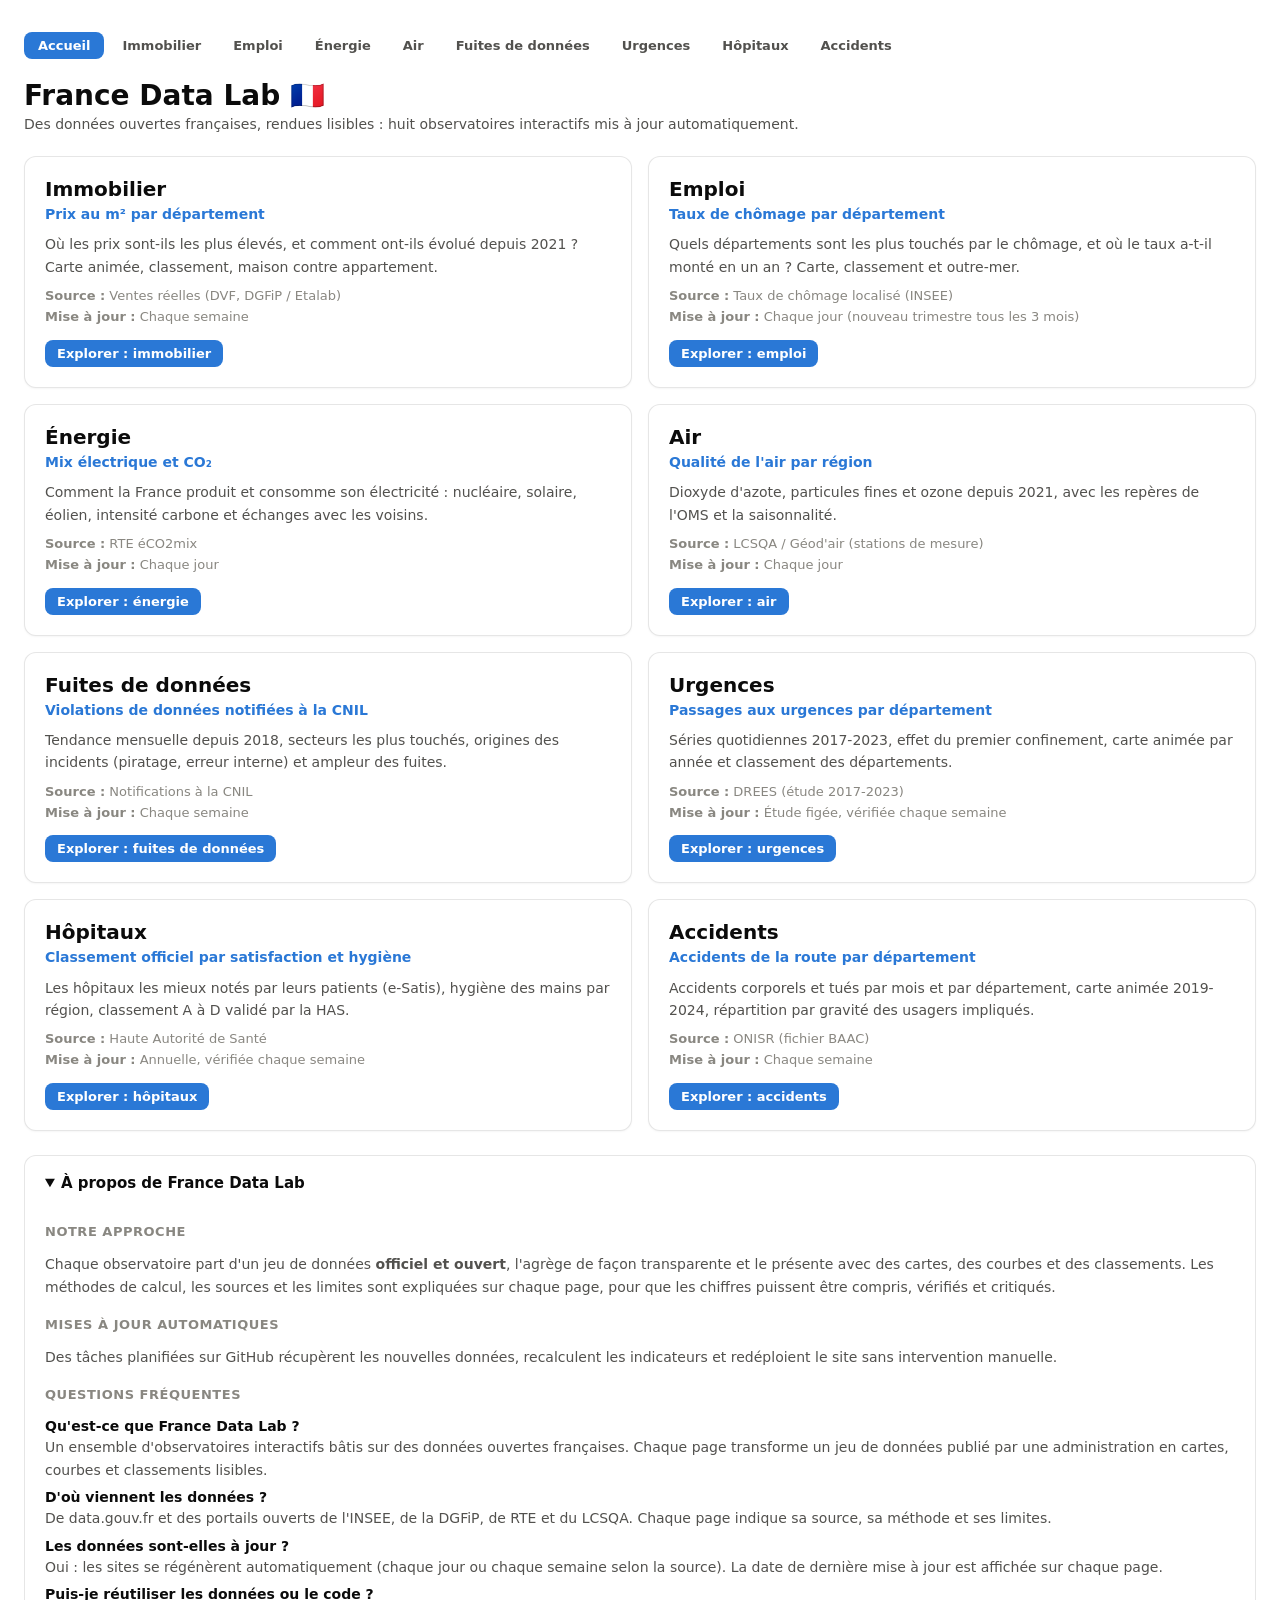
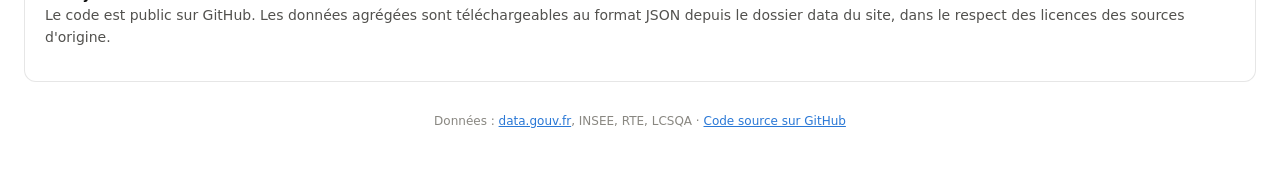
<file: website/index.html>
<!DOCTYPE html>
<html lang="fr">
<head>
  <meta charset="UTF-8" />
  <meta name="viewport" content="width=device-width, initial-scale=1.0" />
  <title>France Data Lab : immobilier, emploi, énergie, air, santé</title>
  <meta name="description" content="Huit observatoires interactifs sur données ouvertes françaises : immobilier, chômage, énergie, qualité de l'air, fuites de données, urgences, hôpitaux et accidents de la route." />
  <meta name="robots" content="index, follow, max-image-preview:large, max-snippet:-1" />
  <meta name="theme-color" content="#2a78d6" />
  <meta name="author" content="Tatiana Tarasenko" />
  <link rel="canonical" href="https://tatianat13.github.io/france-data-lab/" />
  <link rel="alternate" hreflang="fr" href="https://tatianat13.github.io/france-data-lab/" />
  <link rel="alternate" hreflang="x-default" href="https://tatianat13.github.io/france-data-lab/" />
  <link rel="icon" href="assets/favicon.svg" type="image/svg+xml" />
  <link rel="icon" href="assets/icon-512.png" sizes="512x512" type="image/png" />
  <link rel="apple-touch-icon" href="assets/icon-512.png" />
  <meta property="og:type" content="website" />
  <meta property="og:site_name" content="France Data Lab" />
  <meta property="og:locale" content="fr_FR" />
  <meta property="og:title" content="France Data Lab : immobilier, emploi, énergie, air, santé" />
  <meta property="og:description" content="Huit observatoires interactifs sur données ouvertes françaises : immobilier, chômage, énergie, qualité de l'air, fuites de données, urgences, hôpitaux et accidents de la route." />
  <meta property="og:url" content="https://tatianat13.github.io/france-data-lab/" />
  <meta property="og:image" content="https://tatianat13.github.io/france-data-lab/assets/og-home.png" />
  <meta property="og:image:width" content="1200" />
  <meta property="og:image:height" content="630" />
  <meta property="og:image:alt" content="France Data Lab : immobilier, emploi, énergie, air, santé" />
  <meta name="twitter:card" content="summary_large_image" />
  <meta name="twitter:title" content="France Data Lab : immobilier, emploi, énergie, air, santé" />
  <meta name="twitter:description" content="Huit observatoires interactifs sur données ouvertes françaises : immobilier, chômage, énergie, qualité de l'air, fuites de données, urgences, hôpitaux et accidents de la route." />
  <meta name="twitter:image" content="https://tatianat13.github.io/france-data-lab/assets/og-home.png" />
  <link rel="preconnect" href="https://cdn.plot.ly" crossorigin />
  <link rel="stylesheet" href="assets/style.css" />
  <script type="application/ld+json">{"@context": "https://schema.org", "@type": "WebSite", "name": "France Data Lab", "url": "https://tatianat13.github.io/france-data-lab/", "inLanguage": "fr-FR", "description": "Huit observatoires interactifs sur données ouvertes françaises : immobilier, chômage, énergie, qualité de l'air, fuites de données, urgences, hôpitaux et accidents de la route."}</script>
  <script type="application/ld+json">{"@context": "https://schema.org", "@type": "BreadcrumbList", "itemListElement": [{"@type": "ListItem", "position": 1, "name": "Accueil", "item": "https://tatianat13.github.io/france-data-lab/"}]}</script>
  <script type="application/ld+json">{"@context": "https://schema.org", "@type": "CollectionPage", "name": "France Data Lab : immobilier, emploi, énergie, air, santé", "url": "https://tatianat13.github.io/france-data-lab/", "description": "Huit observatoires interactifs sur données ouvertes françaises : immobilier, chômage, énergie, qualité de l'air, fuites de données, urgences, hôpitaux et accidents de la route.", "inLanguage": "fr-FR", "hasPart": [{"@type": "WebPage", "name": "Immobilier", "url": "https://tatianat13.github.io/france-data-lab/immobilier.html"}, {"@type": "WebPage", "name": "Emploi", "url": "https://tatianat13.github.io/france-data-lab/emploi.html"}, {"@type": "WebPage", "name": "Énergie", "url": "https://tatianat13.github.io/france-data-lab/energie.html"}, {"@type": "WebPage", "name": "Air", "url": "https://tatianat13.github.io/france-data-lab/air.html"}, {"@type": "WebPage", "name": "Fuites de données", "url": "https://tatianat13.github.io/france-data-lab/fuites.html"}, {"@type": "WebPage", "name": "Urgences", "url": "https://tatianat13.github.io/france-data-lab/urgences.html"}, {"@type": "WebPage", "name": "Hôpitaux", "url": "https://tatianat13.github.io/france-data-lab/hopitaux.html"}, {"@type": "WebPage", "name": "Accidents de la route", "url": "https://tatianat13.github.io/france-data-lab/accidents.html"}]}</script>
  <script type="application/ld+json">{"@context": "https://schema.org", "@type": "Person", "name": "Tatiana Tarasenko", "sameAs": ["https://github.com/TatianaT13"], "url": "https://tatianat13.github.io/france-data-lab/"}</script>
  <script type="application/ld+json">{"@context": "https://schema.org", "@type": "FAQPage", "mainEntity": [{"@type": "Question", "name": "Qu'est-ce que France Data Lab ?", "acceptedAnswer": {"@type": "Answer", "text": "Un ensemble d'observatoires interactifs bâtis sur des données ouvertes françaises. Chaque page transforme un jeu de données publié par une administration en cartes, courbes et classements lisibles."}}, {"@type": "Question", "name": "D'où viennent les données ?", "acceptedAnswer": {"@type": "Answer", "text": "De data.gouv.fr et des portails ouverts de l'INSEE, de la DGFiP, de RTE et du LCSQA. Chaque page indique sa source, sa méthode et ses limites."}}, {"@type": "Question", "name": "Les données sont-elles à jour ?", "acceptedAnswer": {"@type": "Answer", "text": "Oui : les sites se régénèrent automatiquement (chaque jour ou chaque semaine selon la source). La date de dernière mise à jour est affichée sur chaque page."}}, {"@type": "Question", "name": "Puis-je réutiliser les données ou le code ?", "acceptedAnswer": {"@type": "Answer", "text": "Le code est public sur GitHub. Les données agrégées sont téléchargeables au format JSON depuis le dossier data du site, dans le respect des licences des sources d'origine."}}]}</script>
</head>
<body>
  <main class="app-shell">
    <nav class="site-nav" aria-label="Navigation principale">
      <a href="index.html" class="active">Accueil</a>
      <a href="immobilier.html">Immobilier</a>
      <a href="emploi.html">Emploi</a>
      <a href="energie.html">Énergie</a>
      <a href="air.html">Air</a>
      <a href="fuites.html">Fuites de données</a>
      <a href="urgences.html">Urgences</a>
      <a href="hopitaux.html">Hôpitaux</a>
      <a href="accidents.html">Accidents</a>
    </nav>
    <header class="app-header">
      <div>
        <h1 class="app-title">France Data Lab 🇫🇷</h1>
        <p class="app-subtitle">Des données ouvertes françaises, rendues lisibles : huit observatoires interactifs mis à jour automatiquement.</p>
      </div>
    </header>

    <section class="hub-grid" aria-label="Les observatoires">
        <article class="hub-card">
          <h2><a href="immobilier.html">Immobilier</a></h2>
          <p class="hub-sub">Prix au m² par département</p>
          <p>Où les prix sont-ils les plus élevés, et comment ont-ils évolué depuis 2021 ? Carte animée, classement, maison contre appartement.</p>
          <p class="hub-meta"><strong>Source :</strong> Ventes réelles (DVF, DGFiP / Etalab)<br /><strong>Mise à jour :</strong> Chaque semaine</p>
          <a class="play-btn hub-cta" href="immobilier.html">Explorer : immobilier</a>
        </article>
        <article class="hub-card">
          <h2><a href="emploi.html">Emploi</a></h2>
          <p class="hub-sub">Taux de chômage par département</p>
          <p>Quels départements sont les plus touchés par le chômage, et où le taux a-t-il monté en un an ? Carte, classement et outre-mer.</p>
          <p class="hub-meta"><strong>Source :</strong> Taux de chômage localisé (INSEE)<br /><strong>Mise à jour :</strong> Chaque jour (nouveau trimestre tous les 3 mois)</p>
          <a class="play-btn hub-cta" href="emploi.html">Explorer : emploi</a>
        </article>
        <article class="hub-card">
          <h2><a href="energie.html">Énergie</a></h2>
          <p class="hub-sub">Mix électrique et CO₂</p>
          <p>Comment la France produit et consomme son électricité : nucléaire, solaire, éolien, intensité carbone et échanges avec les voisins.</p>
          <p class="hub-meta"><strong>Source :</strong> RTE éCO2mix<br /><strong>Mise à jour :</strong> Chaque jour</p>
          <a class="play-btn hub-cta" href="energie.html">Explorer : énergie</a>
        </article>
        <article class="hub-card">
          <h2><a href="air.html">Air</a></h2>
          <p class="hub-sub">Qualité de l'air par région</p>
          <p>Dioxyde d'azote, particules fines et ozone depuis 2021, avec les repères de l'OMS et la saisonnalité.</p>
          <p class="hub-meta"><strong>Source :</strong> LCSQA / Géod'air (stations de mesure)<br /><strong>Mise à jour :</strong> Chaque jour</p>
          <a class="play-btn hub-cta" href="air.html">Explorer : air</a>
        </article>
        <article class="hub-card">
          <h2><a href="fuites.html">Fuites de données</a></h2>
          <p class="hub-sub">Violations de données notifiées à la CNIL</p>
          <p>Tendance mensuelle depuis 2018, secteurs les plus touchés, origines des incidents (piratage, erreur interne) et ampleur des fuites.</p>
          <p class="hub-meta"><strong>Source :</strong> Notifications à la CNIL<br /><strong>Mise à jour :</strong> Chaque semaine</p>
          <a class="play-btn hub-cta" href="fuites.html">Explorer : fuites de données</a>
        </article>
        <article class="hub-card">
          <h2><a href="urgences.html">Urgences</a></h2>
          <p class="hub-sub">Passages aux urgences par département</p>
          <p>Séries quotidiennes 2017-2023, effet du premier confinement, carte animée par année et classement des départements.</p>
          <p class="hub-meta"><strong>Source :</strong> DREES (étude 2017-2023)<br /><strong>Mise à jour :</strong> Étude figée, vérifiée chaque semaine</p>
          <a class="play-btn hub-cta" href="urgences.html">Explorer : urgences</a>
        </article>
        <article class="hub-card">
          <h2><a href="hopitaux.html">Hôpitaux</a></h2>
          <p class="hub-sub">Classement officiel par satisfaction et hygiène</p>
          <p>Les hôpitaux les mieux notés par leurs patients (e-Satis), hygiène des mains par région, classement A à D validé par la HAS.</p>
          <p class="hub-meta"><strong>Source :</strong> Haute Autorité de Santé<br /><strong>Mise à jour :</strong> Annuelle, vérifiée chaque semaine</p>
          <a class="play-btn hub-cta" href="hopitaux.html">Explorer : hôpitaux</a>
        </article>
        <article class="hub-card">
          <h2><a href="accidents.html">Accidents</a></h2>
          <p class="hub-sub">Accidents de la route par département</p>
          <p>Accidents corporels et tués par mois et par département, carte animée 2019-2024, répartition par gravité des usagers impliqués.</p>
          <p class="hub-meta"><strong>Source :</strong> ONISR (fichier BAAC)<br /><strong>Mise à jour :</strong> Chaque semaine</p>
          <a class="play-btn hub-cta" href="accidents.html">Explorer : accidents</a>
        </article>
    </section>

    <details class="doc" open>
      <summary>À propos de France Data Lab</summary>
      <h3>Notre approche</h3>
      <p>Chaque observatoire part d'un jeu de données <strong>officiel et ouvert</strong>, l'agrège de façon transparente et le présente avec des cartes, des courbes et des classements. Les méthodes de calcul, les sources et les limites sont expliquées sur chaque page, pour que les chiffres puissent être compris, vérifiés et critiqués.</p>
      <h3>Mises à jour automatiques</h3>
      <p>Des tâches planifiées sur GitHub récupèrent les nouvelles données, recalculent les indicateurs et redéploient le site sans intervention manuelle.</p>
      <h3>Questions fréquentes</h3>
      <dl>
        <dt>Qu'est-ce que France Data Lab ?</dt><dd>Un ensemble d'observatoires interactifs bâtis sur des données ouvertes françaises. Chaque page transforme un jeu de données publié par une administration en cartes, courbes et classements lisibles.</dd>
        <dt>D'où viennent les données ?</dt><dd>De data.gouv.fr et des portails ouverts de l'INSEE, de la DGFiP, de RTE et du LCSQA. Chaque page indique sa source, sa méthode et ses limites.</dd>
        <dt>Les données sont-elles à jour ?</dt><dd>Oui : les sites se régénèrent automatiquement (chaque jour ou chaque semaine selon la source). La date de dernière mise à jour est affichée sur chaque page.</dd>
        <dt>Puis-je réutiliser les données ou le code ?</dt><dd>Le code est public sur GitHub. Les données agrégées sont téléchargeables au format JSON depuis le dossier data du site, dans le respect des licences des sources d'origine.</dd>
      </dl>
      <div class="doc-bottom"></div>
    </details>

    <footer class="app-footer">
      Données : <a href="https://www.data.gouv.fr/" target="_blank" rel="noopener">data.gouv.fr</a>, INSEE, RTE, LCSQA ·
      <a href="https://github.com/TatianaT13/france-data-lab" target="_blank" rel="noopener">Code source sur GitHub</a>
    </footer>
  </main>
</body>
</html>
</file>
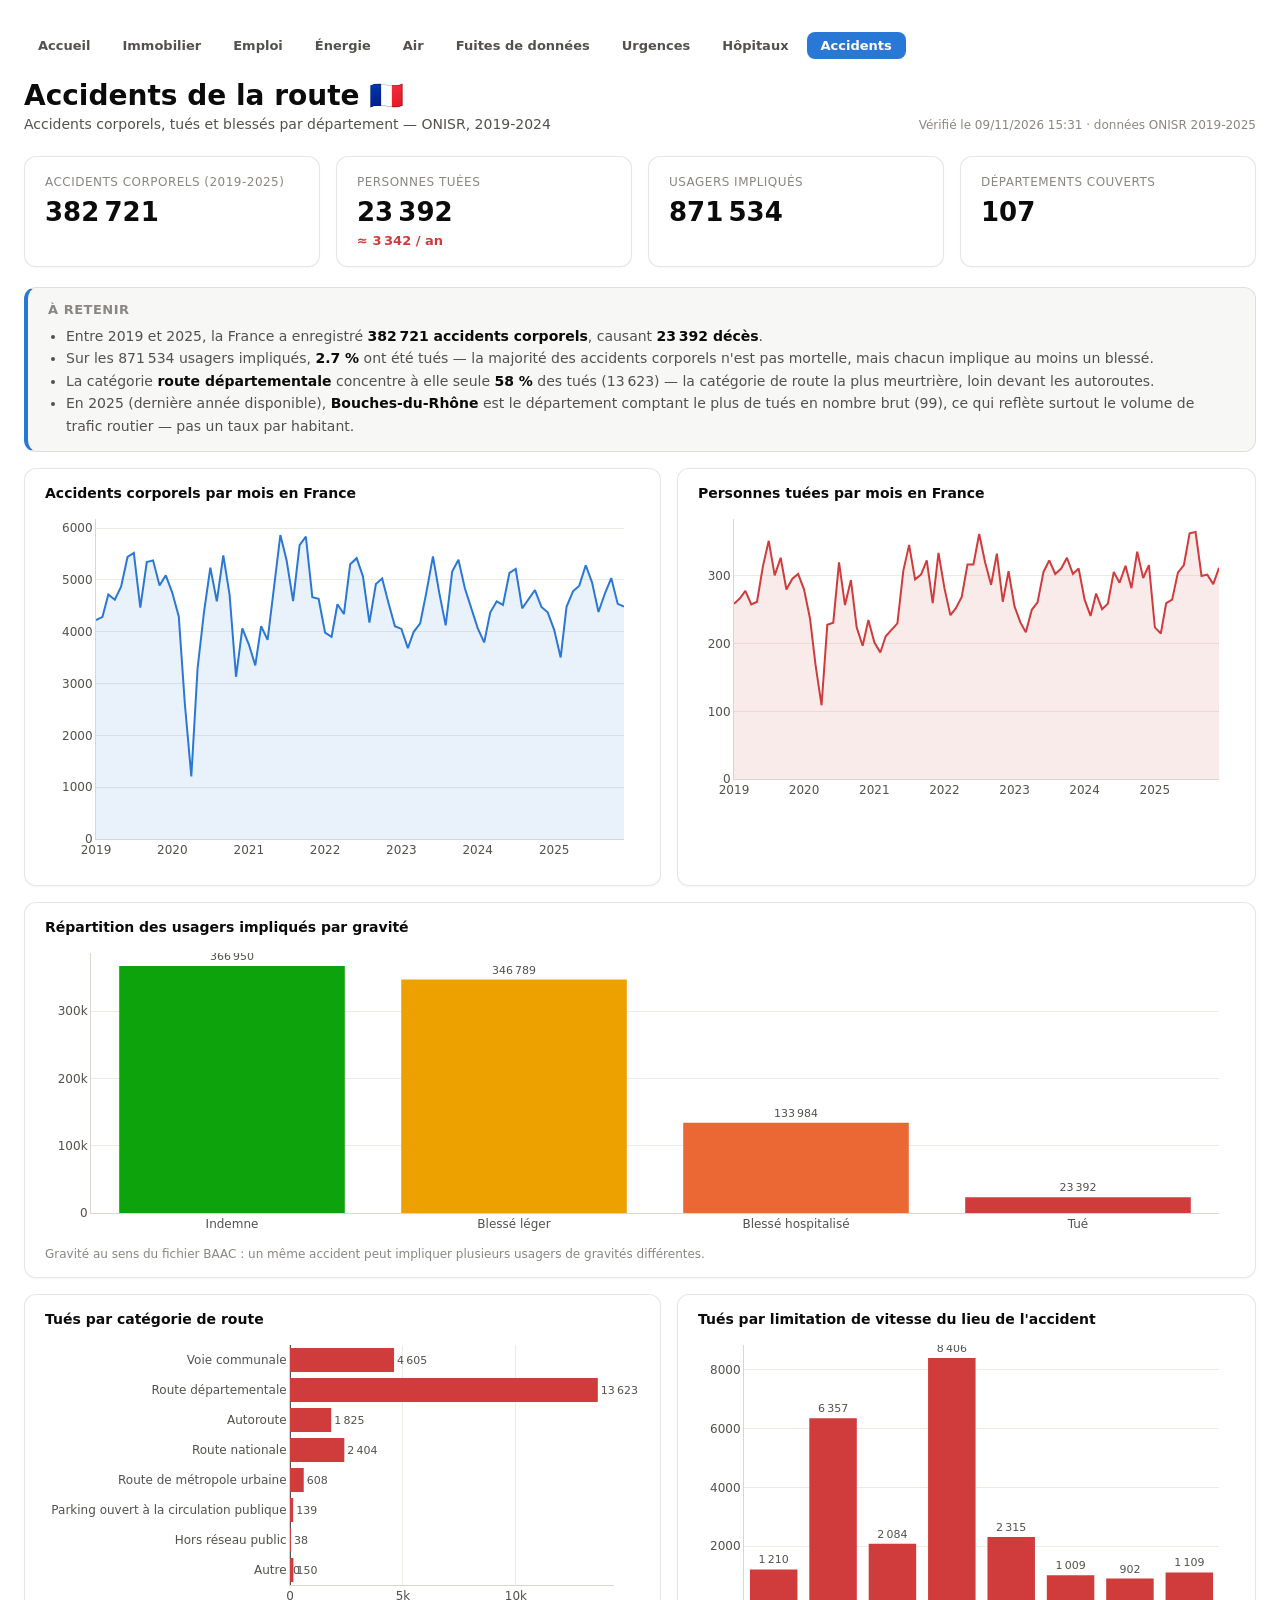
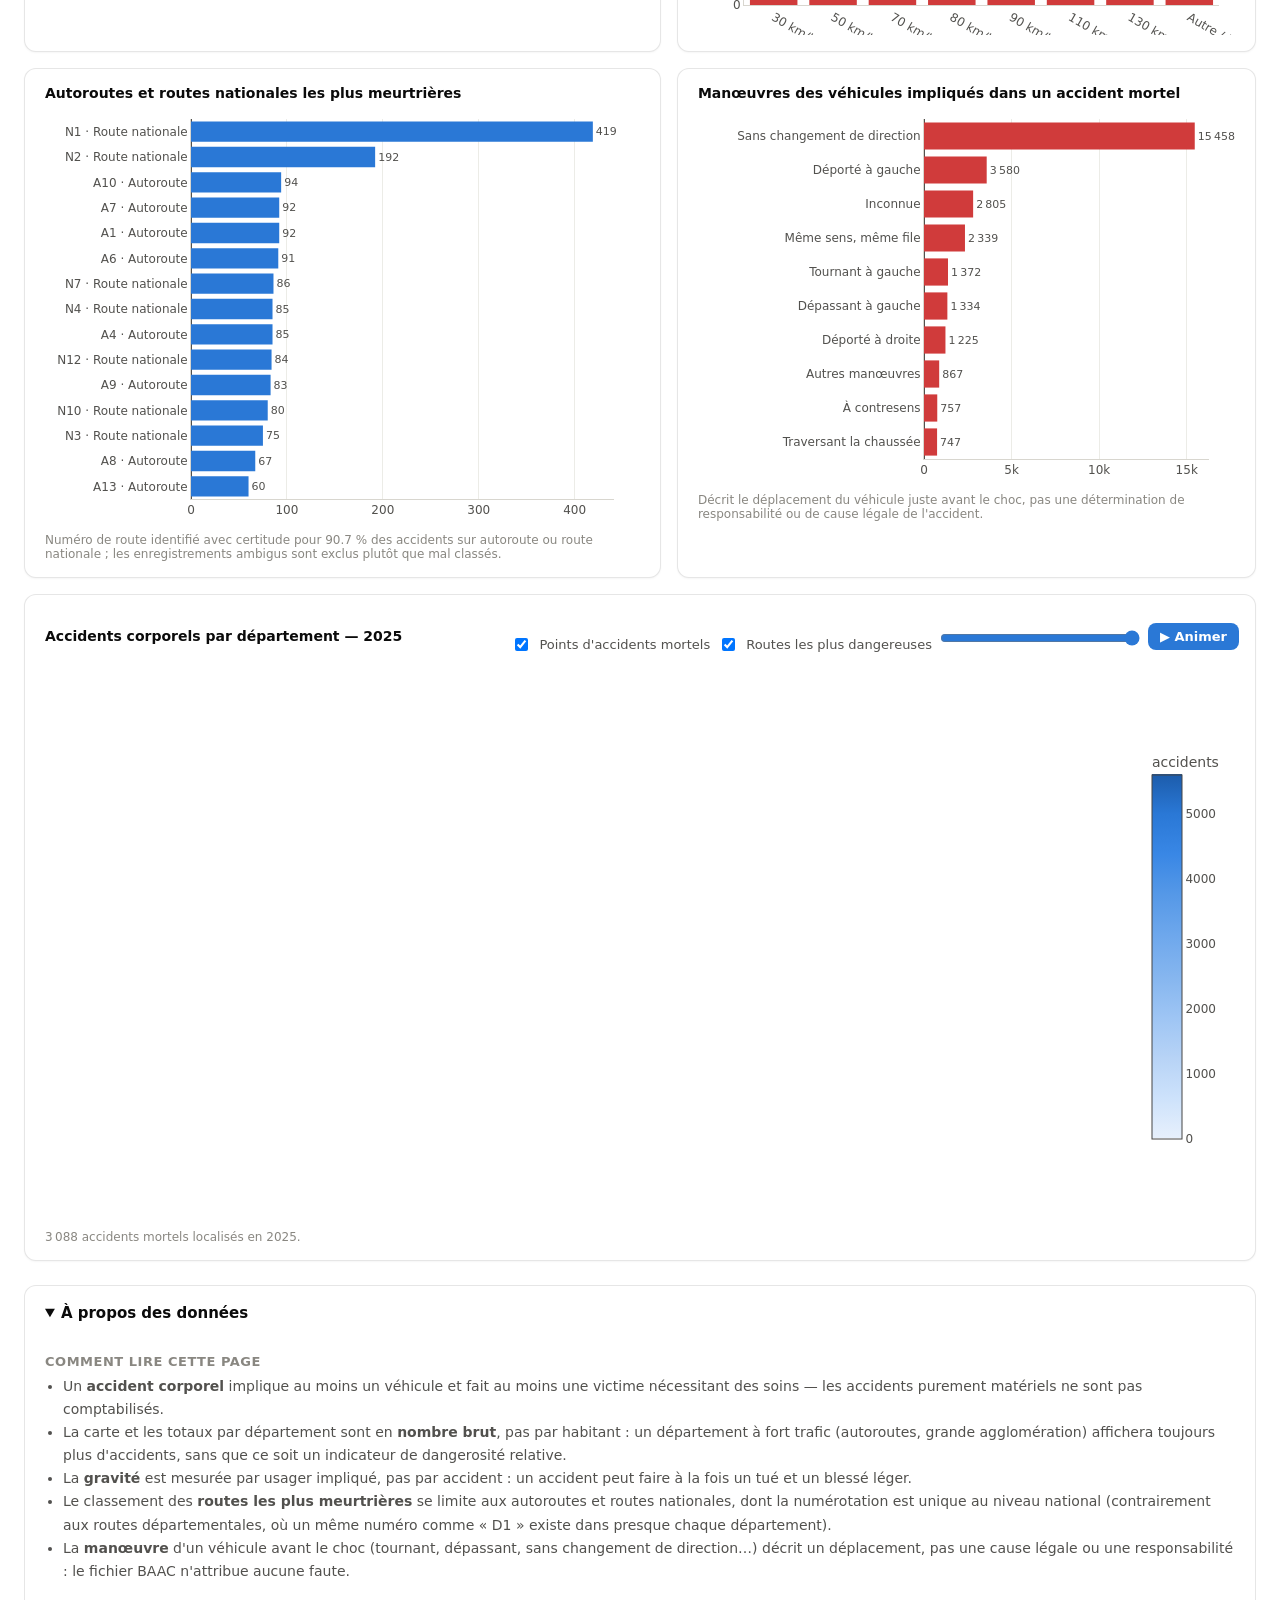
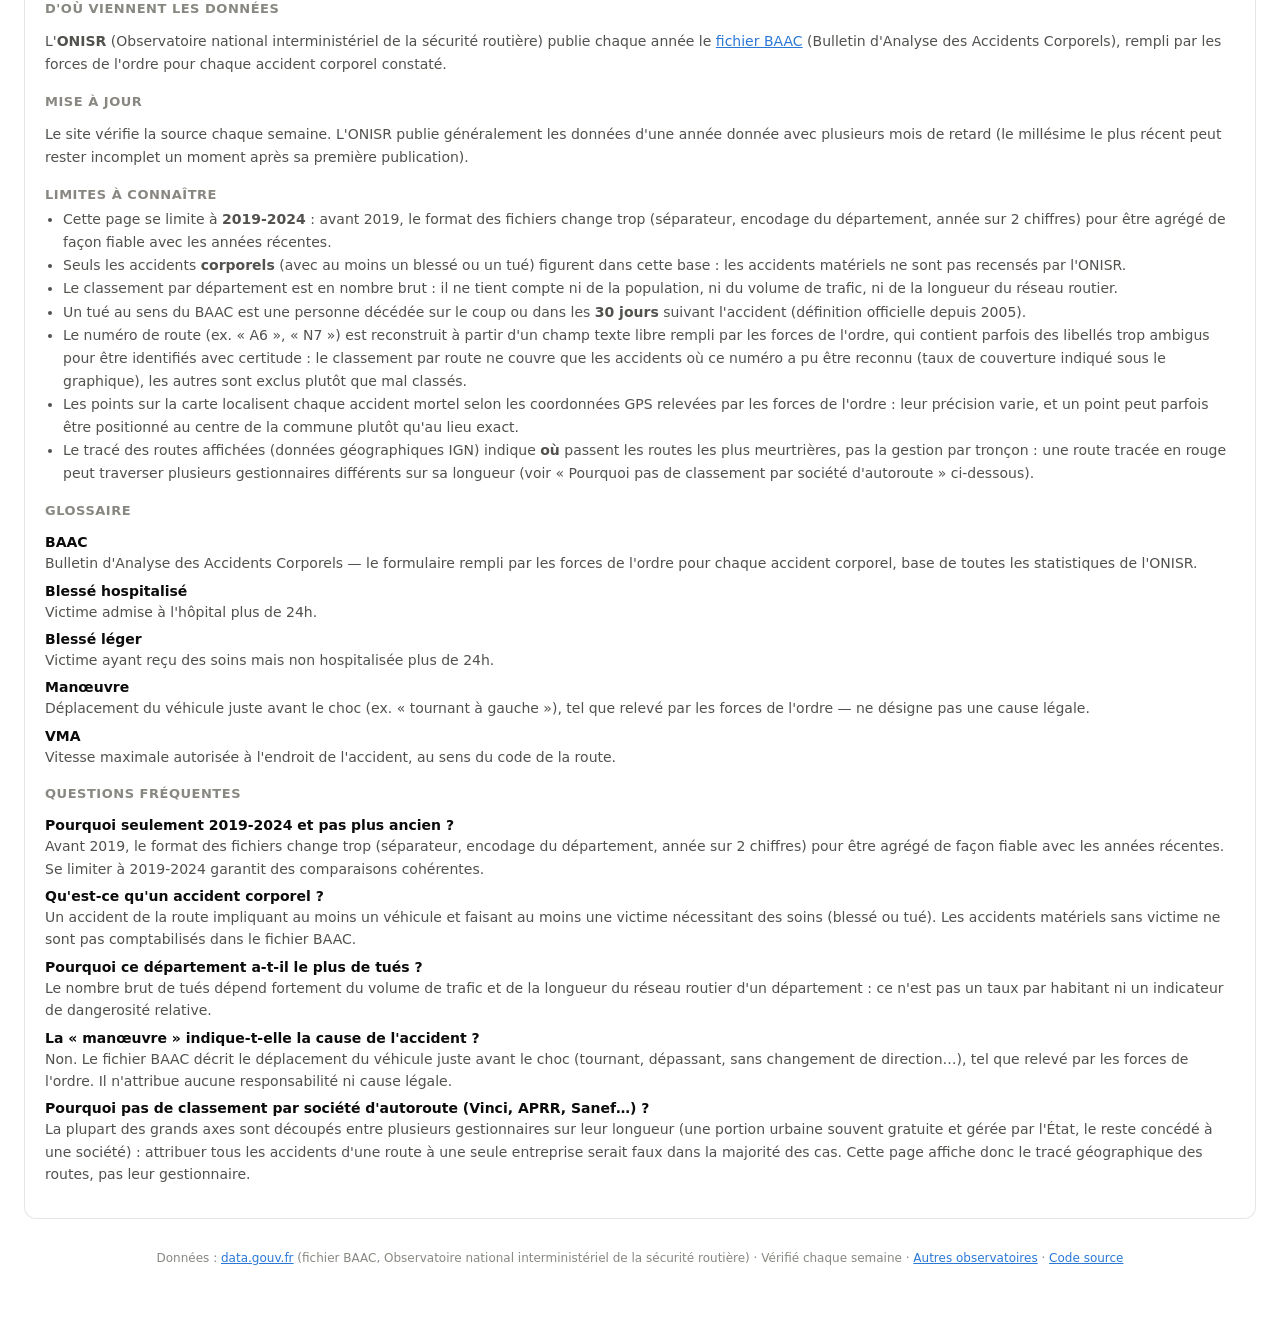
<file: website/accidents.html>
<!DOCTYPE html>
<html lang="fr">
<head>
  <meta charset="UTF-8" />
  <meta name="viewport" content="width=device-width, initial-scale=1.0" />
  <title>Accidents de la route en France par département (2019-2024) | France Data Lab</title>
  <meta name="description" content="Bilan interactif des accidents corporels de la circulation en France : accidents, tués et blessés par mois et par département, carte animée 2019-2024. Données officielles ONISR." />
  <meta name="robots" content="index, follow, max-image-preview:large, max-snippet:-1" />
  <meta name="theme-color" content="#2a78d6" />
  <meta name="author" content="Tatiana Tarasenko" />
  <link rel="canonical" href="https://tatianat13.github.io/france-data-lab/accidents.html" />
  <link rel="alternate" hreflang="fr" href="https://tatianat13.github.io/france-data-lab/accidents.html" />
  <link rel="alternate" hreflang="x-default" href="https://tatianat13.github.io/france-data-lab/accidents.html" />
  <link rel="icon" href="assets/favicon.svg" type="image/svg+xml" />
  <link rel="icon" href="assets/icon-512.png" sizes="512x512" type="image/png" />
  <link rel="apple-touch-icon" href="assets/icon-512.png" />
  <meta property="og:type" content="website" />
  <meta property="og:site_name" content="France Data Lab" />
  <meta property="og:locale" content="fr_FR" />
  <meta property="og:title" content="Accidents de la route en France par département (2019-2024) | France Data Lab" />
  <meta property="og:description" content="Bilan interactif des accidents corporels de la circulation en France : accidents, tués et blessés par mois et par département, carte animée 2019-2024. Données officielles ONISR." />
  <meta property="og:url" content="https://tatianat13.github.io/france-data-lab/accidents.html" />
  <meta property="og:image" content="https://tatianat13.github.io/france-data-lab/assets/og-accidents.png" />
  <meta property="og:image:width" content="1200" />
  <meta property="og:image:height" content="630" />
  <meta property="og:image:alt" content="Accidents de la route en France par département (2019-2024) | France Data Lab" />
  <meta name="twitter:card" content="summary_large_image" />
  <meta name="twitter:title" content="Accidents de la route en France par département (2019-2024) | France Data Lab" />
  <meta name="twitter:description" content="Bilan interactif des accidents corporels de la circulation en France : accidents, tués et blessés par mois et par département, carte animée 2019-2024. Données officielles ONISR." />
  <meta name="twitter:image" content="https://tatianat13.github.io/france-data-lab/assets/og-accidents.png" />
  <link rel="preconnect" href="https://cdn.plot.ly" crossorigin />
  <link rel="stylesheet" href="assets/style.css" />
  <script type="application/ld+json">{"@context": "https://schema.org", "@type": "WebSite", "name": "France Data Lab", "url": "https://tatianat13.github.io/france-data-lab/", "inLanguage": "fr-FR", "description": "Observatoires interactifs bâtis sur des données ouvertes françaises."}</script>
  <script type="application/ld+json">{"@context": "https://schema.org", "@type": "BreadcrumbList", "itemListElement": [{"@type": "ListItem", "position": 1, "name": "Accueil", "item": "https://tatianat13.github.io/france-data-lab/"}, {"@type": "ListItem", "position": 2, "name": "Accidents de la route", "item": "https://tatianat13.github.io/france-data-lab/accidents.html"}]}</script>
  <script type="application/ld+json">{"@context": "https://schema.org", "@type": "WebPage", "name": "Accidents de la route en France par département (2019-2024) | France Data Lab", "url": "https://tatianat13.github.io/france-data-lab/accidents.html", "description": "Bilan interactif des accidents corporels de la circulation en France : accidents, tués et blessés par mois et par département, carte animée 2019-2024. Données officielles ONISR.", "inLanguage": "fr-FR", "isPartOf": {"@type": "WebSite", "url": "https://tatianat13.github.io/france-data-lab/", "name": "France Data Lab"}}</script>
  <script type="application/ld+json">{"@context": "https://schema.org", "@type": "Dataset", "name": "Accidents corporels de la circulation routière en France, 2019-2024 (agrégé)", "description": "Nombre mensuel d'accidents corporels et de tués en France, et agrégats par département et par année, à partir du fichier BAAC de l'ONISR.", "url": "https://tatianat13.github.io/france-data-lab/accidents.html", "inLanguage": "fr-FR", "keywords": ["accidents", "route", "sécurité routière", "ONISR", "BAAC"], "creator": {"@type": "Organization", "name": "ONISR"}, "isBasedOn": "https://www.data.gouv.fr/datasets/53698f4ca3a729239d2036df/", "temporalCoverage": "2019-01-01/2024-12-31", "spatialCoverage": {"@type": "Place", "name": "France"}, "isAccessibleForFree": true, "distribution": [{"@type": "DataDownload", "encodingFormat": "application/json", "contentUrl": "https://tatianat13.github.io/france-data-lab/data/accidents_monthly.json"}, {"@type": "DataDownload", "encodingFormat": "application/json", "contentUrl": "https://tatianat13.github.io/france-data-lab/data/accidents_dept_year.json"}, {"@type": "DataDownload", "encodingFormat": "application/json", "contentUrl": "https://tatianat13.github.io/france-data-lab/data/accidents_top_routes.json"}, {"@type": "DataDownload", "encodingFormat": "application/json", "contentUrl": "https://tatianat13.github.io/france-data-lab/data/accidents_mortal_points.json"}]}</script>
  <script type="application/ld+json">{"@context": "https://schema.org", "@type": "FAQPage", "mainEntity": [{"@type": "Question", "name": "Pourquoi seulement 2019-2024 et pas plus ancien ?", "acceptedAnswer": {"@type": "Answer", "text": "Avant 2019, le format des fichiers change trop (séparateur, encodage du département, année sur 2 chiffres) pour être agrégé de façon fiable avec les années récentes. Se limiter à 2019-2024 garantit des comparaisons cohérentes."}}, {"@type": "Question", "name": "Qu'est-ce qu'un accident corporel ?", "acceptedAnswer": {"@type": "Answer", "text": "Un accident de la route impliquant au moins un véhicule et faisant au moins une victime nécessitant des soins (blessé ou tué). Les accidents matériels sans victime ne sont pas comptabilisés dans le fichier BAAC."}}, {"@type": "Question", "name": "Pourquoi ce département a-t-il le plus de tués ?", "acceptedAnswer": {"@type": "Answer", "text": "Le nombre brut de tués dépend fortement du volume de trafic et de la longueur du réseau routier d'un département : ce n'est pas un taux par habitant ni un indicateur de dangerosité relative."}}, {"@type": "Question", "name": "La manœuvre indique-t-elle la cause de l'accident ?", "acceptedAnswer": {"@type": "Answer", "text": "Non. Le fichier BAAC décrit le déplacement du véhicule juste avant le choc, tel que relevé par les forces de l'ordre. Il n'attribue aucune responsabilité ni cause légale."}}, {"@type": "Question", "name": "Pourquoi pas de classement par société d'autoroute ?", "acceptedAnswer": {"@type": "Answer", "text": "La plupart des grands axes sont découpés entre plusieurs gestionnaires sur leur longueur : attribuer tous les accidents d'une route à une seule entreprise serait faux dans la majorité des cas. Cette page affiche donc le tracé géographique des routes, pas leur gestionnaire."}}]}</script>
</head>
<body>
  <main class="app-shell">
    <nav class="site-nav" aria-label="Navigation principale">
      <a href="index.html">Accueil</a>
      <a href="immobilier.html">Immobilier</a>
      <a href="emploi.html">Emploi</a>
      <a href="energie.html">Énergie</a>
      <a href="air.html">Air</a>
      <a href="fuites.html">Fuites de données</a>
      <a href="urgences.html">Urgences</a>
      <a href="hopitaux.html">Hôpitaux</a>
      <a href="accidents.html" class="active">Accidents</a>
    </nav>
    <div class="app-header">
      <div>
        <h1 class="app-title">Accidents de la route 🇫🇷</h1>
        <p class="app-subtitle">Accidents corporels, tués et blessés par département — ONISR, 2019-2024</p>
      </div>
      <div class="app-meta" id="last-updated"></div>
    </div>

    <noscript><p class="loading">Cette page affiche des graphiques interactifs et nécessite JavaScript. Les explications sur les données restent lisibles ci-dessous.</p></noscript>
    <div id="app-loading" class="loading">Chargement des données…</div>

    <div id="app-content" class="hidden">
      <div class="kpi-row" id="kpi-row"></div>

      <div class="insights" id="insights"></div>

      <div class="charts-grid">
        <div class="chart-card">
          <div class="chart-title" role="heading" aria-level="2">Accidents corporels par mois en France</div>
          <div id="monthly-graph" role="img" aria-label="Courbe mensuelle du nombre d'accidents corporels en France"></div>
        </div>
        <div class="chart-card">
          <div class="chart-title" role="heading" aria-level="2">Personnes tuées par mois en France</div>
          <div id="tues-graph" role="img" aria-label="Courbe mensuelle du nombre de personnes tuées sur la route en France"></div>
        </div>
      </div>

      <div class="chart-card full-width">
        <div class="chart-title" role="heading" aria-level="2">Répartition des usagers impliqués par gravité</div>
        <div id="severity-graph" role="img" aria-label="Nombre d'usagers impliqués par catégorie de gravité : indemne, blessé léger, blessé hospitalisé, tué"></div>
        <p class="chart-note">Gravité au sens du fichier BAAC : un même accident peut impliquer plusieurs usagers de gravités différentes.</p>
      </div>

      <div class="charts-grid">
        <div class="chart-card">
          <div class="chart-title" role="heading" aria-level="2">Tués par catégorie de route</div>
          <div id="road-category-graph" role="img" aria-label="Nombre de tués par catégorie de route : autoroute, route nationale, départementale, voie communale"></div>
        </div>
        <div class="chart-card">
          <div class="chart-title" role="heading" aria-level="2">Tués par limitation de vitesse du lieu de l'accident</div>
          <div id="speed-limit-graph" role="img" aria-label="Nombre de tués selon la vitesse maximale autorisée à l'endroit de l'accident"></div>
        </div>
      </div>

      <div class="charts-grid">
        <div class="chart-card">
          <div class="chart-title" role="heading" aria-level="2">Autoroutes et routes nationales les plus meurtrières</div>
          <div id="top-routes-graph" role="img" aria-label="Classement des 15 autoroutes et routes nationales ayant fait le plus de tués, 2019-2024"></div>
          <p class="chart-note" id="top-routes-note"></p>
        </div>
        <div class="chart-card">
          <div class="chart-title" role="heading" aria-level="2">Manœuvres des véhicules impliqués dans un accident mortel</div>
          <div id="maneuvers-graph" role="img" aria-label="Manœuvres les plus fréquentes des véhicules impliqués dans un accident mortel"></div>
          <p class="chart-note">Décrit le déplacement du véhicule juste avant le choc, pas une détermination de responsabilité ou de cause légale de l'accident.</p>
        </div>
      </div>

      <div class="chart-card full-width">
        <div class="chart-card-head">
          <div class="chart-title" role="heading" aria-level="2" id="map-title"></div>
          <div class="year-play-row">
            <label class="table-toggle">
              <input type="checkbox" id="points-toggle" checked /> Points d'accidents mortels
            </label>
            <label class="table-toggle">
              <input type="checkbox" id="routes-toggle" checked /> Routes les plus dangereuses
            </label>
            <input type="range" id="year-slider" class="year-slider" style="width:200px" />
            <button type="button" id="play-btn" class="play-btn">▶ Animer</button>
          </div>
        </div>
        <div id="map-graph" role="img" aria-label="Carte animée du nombre d'accidents corporels par département, année par année de 2019 à 2024, avec la localisation de chaque accident mortel et le tracé des routes les plus dangereuses"></div>
        <p class="chart-note" id="points-count"></p>
      </div>
    </div>

    <details class="doc" open>
      <summary>À propos des données</summary>
      <h3>Comment lire cette page</h3>
      <ul>
        <li>Un <strong>accident corporel</strong> implique au moins un véhicule et fait au moins une victime nécessitant des soins — les accidents purement matériels ne sont pas comptabilisés.</li>
        <li>La carte et les totaux par département sont en <strong>nombre brut</strong>, pas par habitant : un département à fort trafic (autoroutes, grande agglomération) affichera toujours plus d'accidents, sans que ce soit un indicateur de dangerosité relative.</li>
        <li>La <strong>gravité</strong> est mesurée par usager impliqué, pas par accident : un accident peut faire à la fois un tué et un blessé léger.</li>
        <li>Le classement des <strong>routes les plus meurtrières</strong> se limite aux autoroutes et routes nationales, dont la numérotation est unique au niveau national (contrairement aux routes départementales, où un même numéro comme « D1 » existe dans presque chaque département).</li>
        <li>La <strong>manœuvre</strong> d'un véhicule avant le choc (tournant, dépassant, sans changement de direction…) décrit un déplacement, pas une cause légale ou une responsabilité : le fichier BAAC n'attribue aucune faute.</li>
      </ul>
      <h3>D'où viennent les données</h3>
      <p>L'<strong>ONISR</strong> (Observatoire national interministériel de la sécurité routière) publie chaque année le <a href="https://www.data.gouv.fr/datasets/53698f4ca3a729239d2036df/" target="_blank" rel="noopener">fichier BAAC</a> (Bulletin d'Analyse des Accidents Corporels), rempli par les forces de l'ordre pour chaque accident corporel constaté.</p>
      <h3>Mise à jour</h3>
      <p>Le site vérifie la source chaque semaine. L'ONISR publie généralement les données d'une année donnée avec plusieurs mois de retard (le millésime le plus récent peut rester incomplet un moment après sa première publication).</p>
      <h3>Limites à connaître</h3>
      <ul>
        <li>Cette page se limite à <strong>2019-2024</strong> : avant 2019, le format des fichiers change trop (séparateur, encodage du département, année sur 2 chiffres) pour être agrégé de façon fiable avec les années récentes.</li>
        <li>Seuls les accidents <strong>corporels</strong> (avec au moins un blessé ou un tué) figurent dans cette base : les accidents matériels ne sont pas recensés par l'ONISR.</li>
        <li>Le classement par département est en nombre brut : il ne tient compte ni de la population, ni du volume de trafic, ni de la longueur du réseau routier.</li>
        <li>Un tué au sens du BAAC est une personne décédée sur le coup ou dans les <strong>30 jours</strong> suivant l'accident (définition officielle depuis 2005).</li>
        <li>Le numéro de route (ex. « A6 », « N7 ») est reconstruit à partir d'un champ texte libre rempli par les forces de l'ordre, qui contient parfois des libellés trop ambigus pour être identifiés avec certitude : le classement par route ne couvre que les accidents où ce numéro a pu être reconnu (taux de couverture indiqué sous le graphique), les autres sont exclus plutôt que mal classés.</li>
        <li>Les points sur la carte localisent chaque accident mortel selon les coordonnées GPS relevées par les forces de l'ordre : leur précision varie, et un point peut parfois être positionné au centre de la commune plutôt qu'au lieu exact.</li>
        <li>Le tracé des routes affichées (données géographiques IGN) indique <strong>où</strong> passent les routes les plus meurtrières, pas la gestion par tronçon : une route tracée en rouge peut traverser plusieurs gestionnaires différents sur sa longueur (voir « Pourquoi pas de classement par société d'autoroute » ci-dessous).</li>
      </ul>
      <h3>Glossaire</h3>
      <dl>
        <dt>BAAC</dt><dd>Bulletin d'Analyse des Accidents Corporels — le formulaire rempli par les forces de l'ordre pour chaque accident corporel, base de toutes les statistiques de l'ONISR.</dd>
        <dt>Blessé hospitalisé</dt><dd>Victime admise à l'hôpital plus de 24h.</dd>
        <dt>Blessé léger</dt><dd>Victime ayant reçu des soins mais non hospitalisée plus de 24h.</dd>
        <dt>Manœuvre</dt><dd>Déplacement du véhicule juste avant le choc (ex. « tournant à gauche »), tel que relevé par les forces de l'ordre — ne désigne pas une cause légale.</dd>
        <dt>VMA</dt><dd>Vitesse maximale autorisée à l'endroit de l'accident, au sens du code de la route.</dd>
      </dl>
      <h3>Questions fréquentes</h3>
      <dl>
        <dt>Pourquoi seulement 2019-2024 et pas plus ancien ?</dt><dd>Avant 2019, le format des fichiers change trop (séparateur, encodage du département, année sur 2 chiffres) pour être agrégé de façon fiable avec les années récentes. Se limiter à 2019-2024 garantit des comparaisons cohérentes.</dd>
        <dt>Qu'est-ce qu'un accident corporel ?</dt><dd>Un accident de la route impliquant au moins un véhicule et faisant au moins une victime nécessitant des soins (blessé ou tué). Les accidents matériels sans victime ne sont pas comptabilisés dans le fichier BAAC.</dd>
        <dt>Pourquoi ce département a-t-il le plus de tués ?</dt><dd>Le nombre brut de tués dépend fortement du volume de trafic et de la longueur du réseau routier d'un département : ce n'est pas un taux par habitant ni un indicateur de dangerosité relative.</dd>
        <dt>La « manœuvre » indique-t-elle la cause de l'accident ?</dt><dd>Non. Le fichier BAAC décrit le déplacement du véhicule juste avant le choc (tournant, dépassant, sans changement de direction…), tel que relevé par les forces de l'ordre. Il n'attribue aucune responsabilité ni cause légale.</dd>
        <dt>Pourquoi pas de classement par société d'autoroute (Vinci, APRR, Sanef…) ?</dt><dd>La plupart des grands axes sont découpés entre plusieurs gestionnaires sur leur longueur (une portion urbaine souvent gratuite et gérée par l'État, le reste concédé à une société) : attribuer tous les accidents d'une route à une seule entreprise serait faux dans la majorité des cas. Cette page affiche donc le tracé géographique des routes, pas leur gestionnaire.</dd>
      </dl>
      <div class="doc-bottom"></div>
    </details>

    <div class="app-footer">
      Données : <a href="https://www.data.gouv.fr/" target="_blank" rel="noopener">data.gouv.fr</a>
      (fichier BAAC, Observatoire national interministériel de la sécurité routière) · Vérifié chaque semaine ·
      <a href="index.html">Autres observatoires</a> ·
      <a href="https://github.com/TatianaT13/france-data-lab" target="_blank" rel="noopener">Code source</a>
    </div>
  </main>

  <script src="https://cdn.plot.ly/plotly-2.35.2.min.js" defer></script>
  <script src="assets/accidents.js" defer></script>
</body>
</html>
</file>
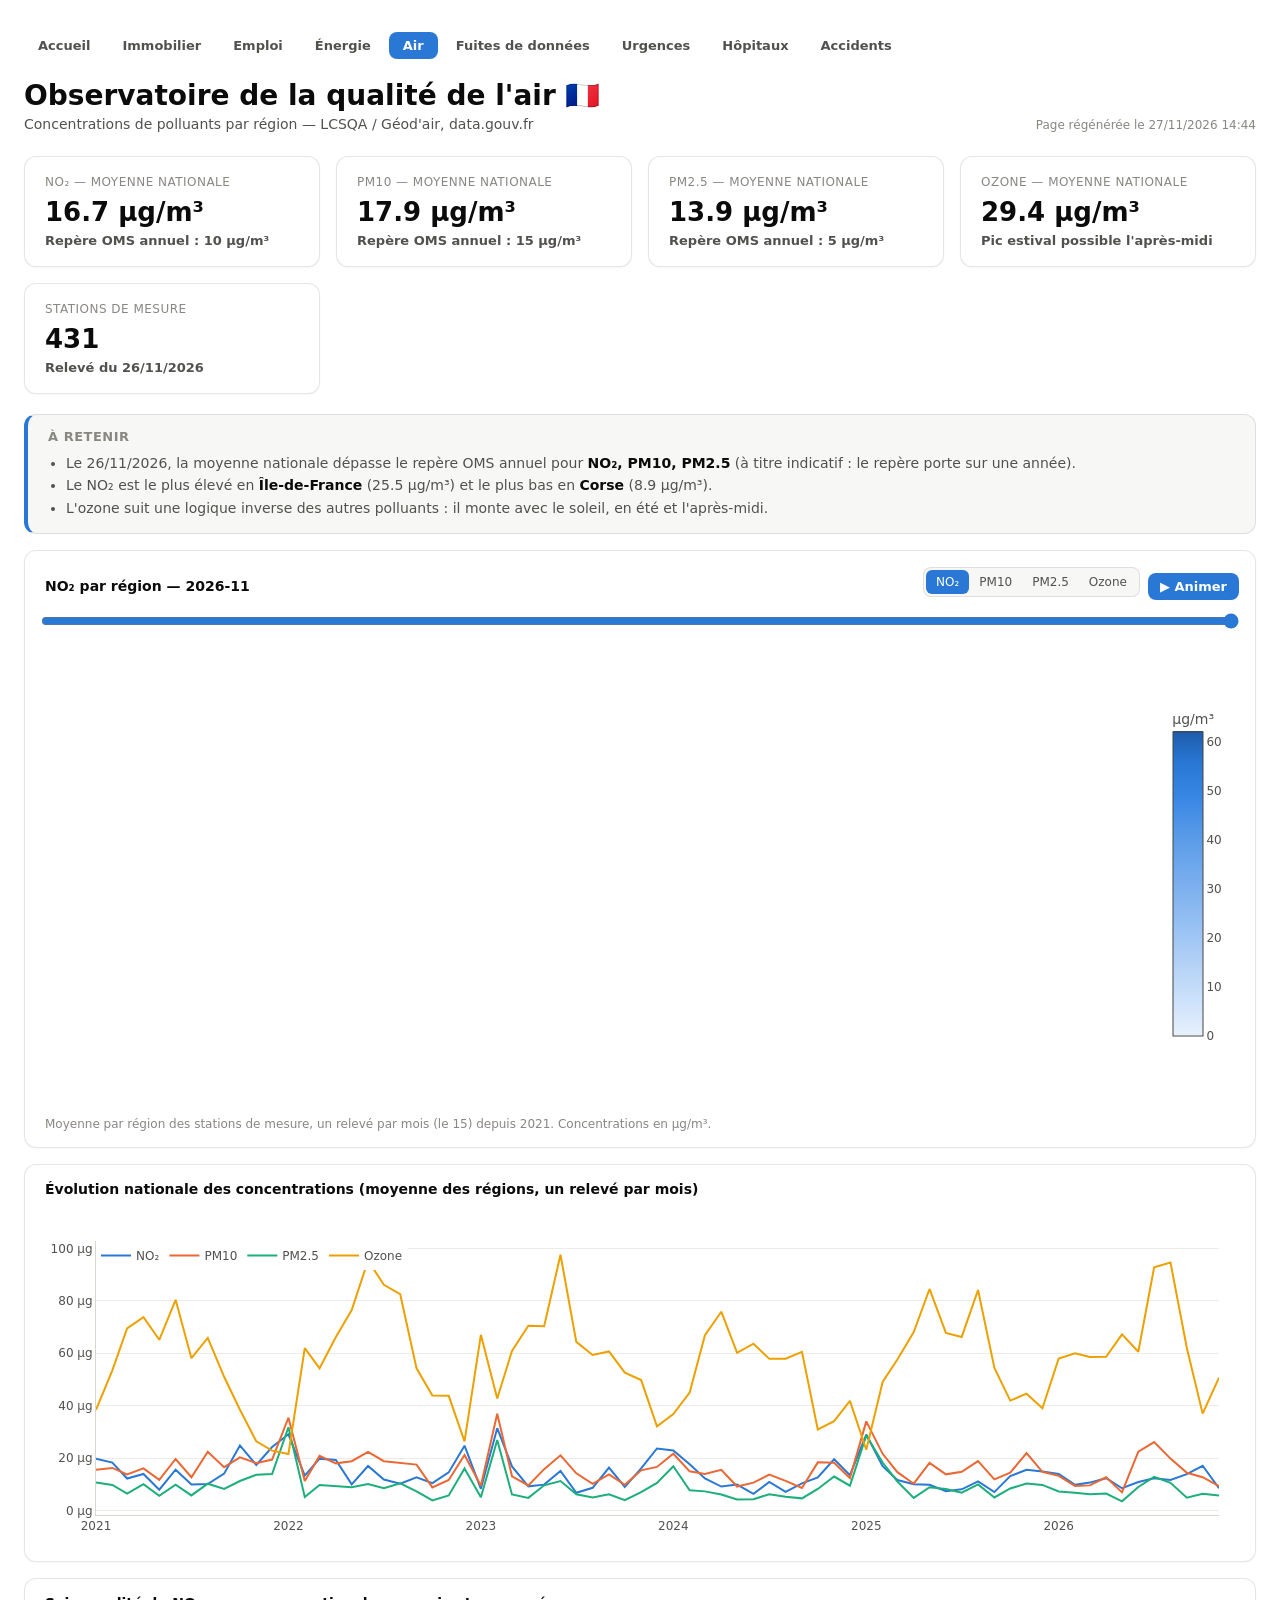
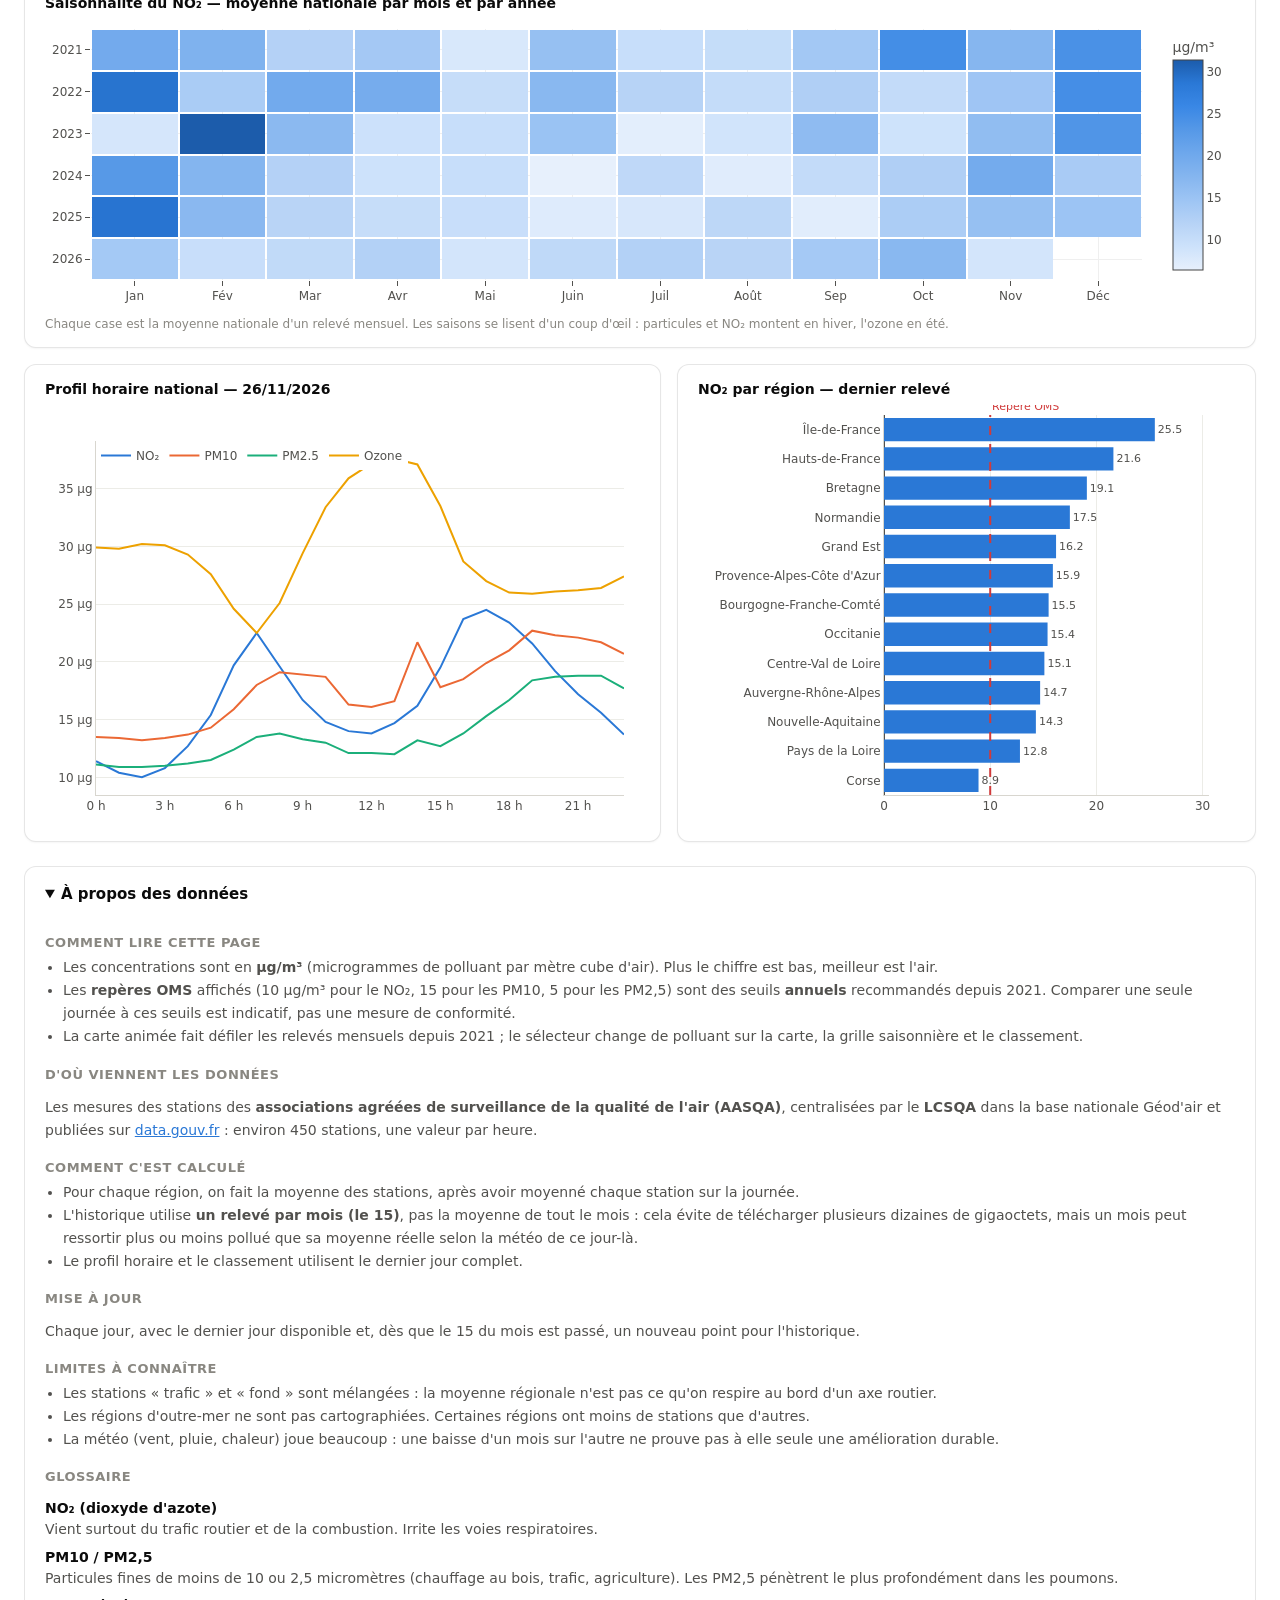
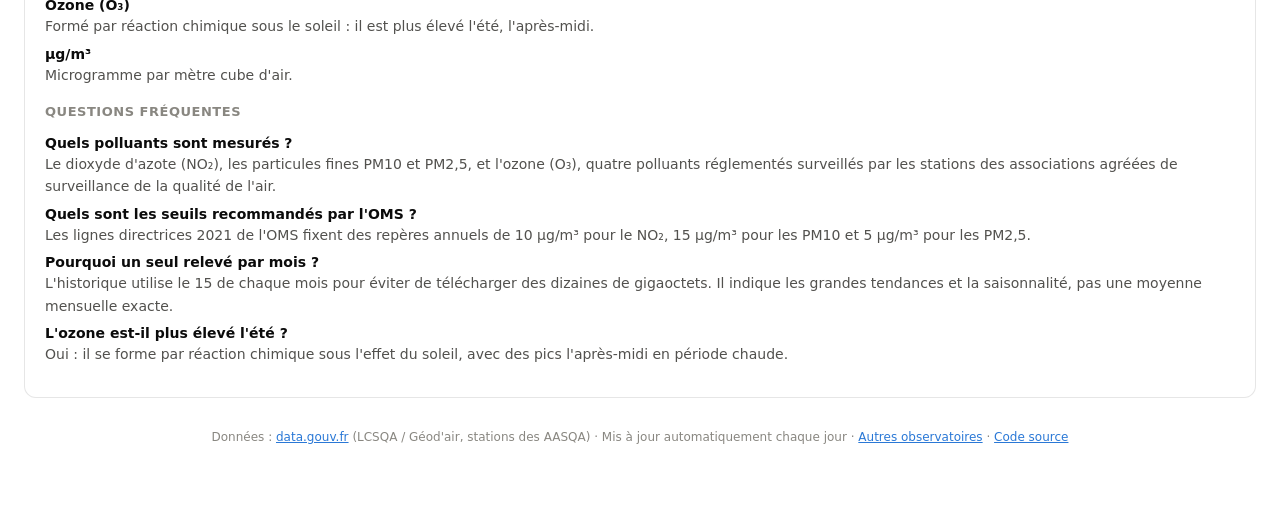
<file: website/air.html>
<!DOCTYPE html>
<html lang="fr">
<head>
  <meta charset="UTF-8" />
  <meta name="viewport" content="width=device-width, initial-scale=1.0" />
  <title>Qualité de l'air par région : NO₂, PM10, ozone | France Data Lab</title>
  <meta name="description" content="Concentrations de dioxyde d'azote, particules fines (PM10, PM2,5) et ozone par région en France depuis 2021, avec les repères de l'OMS. Données LCSQA / Géod'air." />
  <meta name="robots" content="index, follow, max-image-preview:large, max-snippet:-1" />
  <meta name="theme-color" content="#2a78d6" />
  <meta name="author" content="Tatiana Tarasenko" />
  <link rel="canonical" href="https://tatianat13.github.io/france-data-lab/air.html" />
  <link rel="alternate" hreflang="fr" href="https://tatianat13.github.io/france-data-lab/air.html" />
  <link rel="alternate" hreflang="x-default" href="https://tatianat13.github.io/france-data-lab/air.html" />
  <link rel="icon" href="assets/favicon.svg" type="image/svg+xml" />
  <link rel="icon" href="assets/icon-512.png" sizes="512x512" type="image/png" />
  <link rel="apple-touch-icon" href="assets/icon-512.png" />
  <meta property="og:type" content="website" />
  <meta property="og:site_name" content="France Data Lab" />
  <meta property="og:locale" content="fr_FR" />
  <meta property="og:title" content="Qualité de l'air par région : NO₂, PM10, ozone | France Data Lab" />
  <meta property="og:description" content="Concentrations de dioxyde d'azote, particules fines (PM10, PM2,5) et ozone par région en France depuis 2021, avec les repères de l'OMS. Données LCSQA / Géod'air." />
  <meta property="og:url" content="https://tatianat13.github.io/france-data-lab/air.html" />
  <meta property="og:image" content="https://tatianat13.github.io/france-data-lab/assets/og-air.png" />
  <meta property="og:image:width" content="1200" />
  <meta property="og:image:height" content="630" />
  <meta property="og:image:alt" content="Qualité de l'air par région : NO₂, PM10, ozone | France Data Lab" />
  <meta name="twitter:card" content="summary_large_image" />
  <meta name="twitter:title" content="Qualité de l'air par région : NO₂, PM10, ozone | France Data Lab" />
  <meta name="twitter:description" content="Concentrations de dioxyde d'azote, particules fines (PM10, PM2,5) et ozone par région en France depuis 2021, avec les repères de l'OMS. Données LCSQA / Géod'air." />
  <meta name="twitter:image" content="https://tatianat13.github.io/france-data-lab/assets/og-air.png" />
  <link rel="preconnect" href="https://cdn.plot.ly" crossorigin />
  <link rel="stylesheet" href="assets/style.css" />
  <script type="application/ld+json">{"@context": "https://schema.org", "@type": "WebSite", "name": "France Data Lab", "url": "https://tatianat13.github.io/france-data-lab/", "inLanguage": "fr-FR", "description": "Quatre observatoires interactifs bâtis sur des données ouvertes françaises : prix de l'immobilier, chômage, mix électrique et qualité de l'air, par département ou région."}</script>
  <script type="application/ld+json">{"@context": "https://schema.org", "@type": "BreadcrumbList", "itemListElement": [{"@type": "ListItem", "position": 1, "name": "Accueil", "item": "https://tatianat13.github.io/france-data-lab/"}, {"@type": "ListItem", "position": 2, "name": "Air", "item": "https://tatianat13.github.io/france-data-lab/air.html"}]}</script>
  <script type="application/ld+json">{"@context": "https://schema.org", "@type": "WebPage", "name": "Qualité de l'air par région : NO₂, PM10, ozone | France Data Lab", "url": "https://tatianat13.github.io/france-data-lab/air.html", "description": "Concentrations de dioxyde d'azote, particules fines (PM10, PM2,5) et ozone par région en France depuis 2021, avec les repères de l'OMS. Données LCSQA / Géod'air.", "inLanguage": "fr-FR", "isPartOf": {"@type": "WebSite", "url": "https://tatianat13.github.io/france-data-lab/", "name": "France Data Lab"}}</script>
  <script type="application/ld+json">{"@context": "https://schema.org", "@type": "Dataset", "name": "Concentrations de polluants de l'air par région en France (agrégé)", "description": "Concentrations moyennes de NO2, PM10, PM2,5 et ozone par région, calculées à partir des mesures horaires des stations de surveillance (LCSQA / Géod'air).", "url": "https://tatianat13.github.io/france-data-lab/air.html", "inLanguage": "fr-FR", "keywords": ["qualité de l'air", "pollution", "NO2", "PM10", "PM2,5", "ozone", "OMS"], "creator": {"@type": "Organization", "name": "LCSQA / associations agréées de surveillance de la qualité de l'air"}, "isBasedOn": "https://www.data.gouv.fr/datasets/5b98b648634f415309d52a50/", "temporalCoverage": "2021-01-01/..", "spatialCoverage": {"@type": "Place", "name": "France"}, "isAccessibleForFree": true, "distribution": [{"@type": "DataDownload", "encodingFormat": "application/json", "contentUrl": "https://tatianat13.github.io/france-data-lab/data/air_monthly.json"}, {"@type": "DataDownload", "encodingFormat": "application/json", "contentUrl": "https://tatianat13.github.io/france-data-lab/data/air_latest.json"}], "license": "https://www.etalab.gouv.fr/licence-ouverte-open-licence/"}</script>
  <script type="application/ld+json">{"@context": "https://schema.org", "@type": "FAQPage", "mainEntity": [{"@type": "Question", "name": "Quels polluants sont mesurés ?", "acceptedAnswer": {"@type": "Answer", "text": "Le dioxyde d'azote (NO₂), les particules fines PM10 et PM2,5, et l'ozone (O₃), quatre polluants réglementés surveillés par les stations des associations agréées de surveillance de la qualité de l'air."}}, {"@type": "Question", "name": "Quels sont les seuils recommandés par l'OMS ?", "acceptedAnswer": {"@type": "Answer", "text": "Les lignes directrices 2021 de l'OMS fixent des repères annuels de 10 µg/m³ pour le NO₂, 15 µg/m³ pour les PM10 et 5 µg/m³ pour les PM2,5."}}, {"@type": "Question", "name": "Pourquoi un seul relevé par mois ?", "acceptedAnswer": {"@type": "Answer", "text": "L'historique utilise le 15 de chaque mois pour éviter de télécharger des dizaines de gigaoctets. Il indique les grandes tendances et la saisonnalité, pas une moyenne mensuelle exacte."}}, {"@type": "Question", "name": "L'ozone est-il plus élevé l'été ?", "acceptedAnswer": {"@type": "Answer", "text": "Oui : il se forme par réaction chimique sous l'effet du soleil, avec des pics l'après-midi en période chaude."}}]}</script>
</head>
<body>
  <main class="app-shell">
    <nav class="site-nav" aria-label="Navigation principale">
      <a href="index.html">Accueil</a>
      <a href="immobilier.html">Immobilier</a>
      <a href="emploi.html">Emploi</a>
      <a href="energie.html">Énergie</a>
      <a href="air.html" class="active">Air</a>
      <a href="fuites.html">Fuites de données</a>
      <a href="urgences.html">Urgences</a>
      <a href="hopitaux.html">Hôpitaux</a>
      <a href="accidents.html">Accidents</a>
    </nav>
    <div class="app-header">
      <div>
        <h1 class="app-title">Observatoire de la qualité de l'air 🇫🇷</h1>
        <p class="app-subtitle">Concentrations de polluants par région — LCSQA / Géod'air, data.gouv.fr</p>
      </div>
      <div class="app-meta" id="last-updated"></div>
    </div>

    <noscript><p class="loading">Cette page affiche des graphiques interactifs et nécessite JavaScript. Les explications sur les données restent lisibles ci-dessous.</p></noscript>
    <div id="app-loading" class="loading">Chargement des données…</div>

    <div id="app-content" class="hidden">
      <div class="kpi-row" id="kpi-row"></div>

      <div class="insights" id="insights"></div>

      <div class="chart-card full-width">
        <div class="chart-card-head">
          <div class="chart-title" role="heading" aria-level="2" id="anim-title"></div>
          <div class="year-play-row">
            <div class="segmented" id="pollutant-toggle">
              <button type="button" class="segmented-btn active" data-p="no2">NO₂</button>
              <button type="button" class="segmented-btn" data-p="pm10">PM10</button>
              <button type="button" class="segmented-btn" data-p="pm25">PM2.5</button>
              <button type="button" class="segmented-btn" data-p="o3">Ozone</button>
            </div>
            <button type="button" id="play-btn" class="play-btn">▶ Animer</button>
          </div>
        </div>
        <input type="range" id="month-slider" class="year-slider" />
        <div id="anim-graph" role="img" aria-label="Carte animée des concentrations de polluants par région depuis 2021"></div>
        <p class="chart-note">Moyenne par région des stations de mesure, un relevé par mois (le 15) depuis 2021. Concentrations en µg/m³.</p>
      </div>

      <div class="chart-card full-width">
        <div class="chart-title" role="heading" aria-level="2">Évolution nationale des concentrations (moyenne des régions, un relevé par mois)</div>
        <div id="trend-graph" role="img" aria-label="Courbes de l'évolution nationale des quatre polluants"></div>
      </div>

      <div class="chart-card full-width">
        <div class="chart-title" role="heading" aria-level="2" id="heat-title"></div>
        <div id="heat-graph" role="img" aria-label="Grille saisonnière des concentrations par mois et par année"></div>
        <p class="chart-note">Chaque case est la moyenne nationale d'un relevé mensuel. Les saisons se lisent d'un coup d'œil : particules et NO₂ montent en hiver, l'ozone en été.</p>
      </div>

      <div class="charts-grid">
        <div class="chart-card">
          <div class="chart-title" role="heading" aria-level="2" id="hourly-title"></div>
          <div id="hourly-graph" role="img" aria-label="Profil horaire des concentrations sur la dernière journée complète"></div>
        </div>
        <div class="chart-card">
          <div class="chart-title" role="heading" aria-level="2" id="bar-title"></div>
          <div id="bar-graph" role="img" aria-label="Classement des régions par concentration avec le repère OMS"></div>
        </div>
      </div>
    </div>

      <details class="doc" open>
        <summary>À propos des données</summary>
        <h3>Comment lire cette page</h3>
        <ul>
          <li>Les concentrations sont en <strong>µg/m³</strong> (microgrammes de polluant par mètre cube d'air). Plus le chiffre est bas, meilleur est l'air.</li>
          <li>Les <strong>repères OMS</strong> affichés (10 µg/m³ pour le NO₂, 15 pour les PM10, 5 pour les PM2,5) sont des seuils <strong>annuels</strong> recommandés depuis 2021. Comparer une seule journée à ces seuils est indicatif, pas une mesure de conformité.</li>
          <li>La carte animée fait défiler les relevés mensuels depuis 2021 ; le sélecteur change de polluant sur la carte, la grille saisonnière et le classement.</li>
        </ul>
        <h3>D'où viennent les données</h3>
        <p>Les mesures des stations des <strong>associations agréées de surveillance de la qualité de l'air (AASQA)</strong>, centralisées par le <strong>LCSQA</strong> dans la base nationale Géod'air et publiées sur <a href="https://www.data.gouv.fr/datasets/5b98b648634f415309d52a50/" target="_blank" rel="noopener">data.gouv.fr</a> : environ 450 stations, une valeur par heure.</p>
        <h3>Comment c'est calculé</h3>
        <ul>
          <li>Pour chaque région, on fait la moyenne des stations, après avoir moyenné chaque station sur la journée.</li>
          <li>L'historique utilise <strong>un relevé par mois (le 15)</strong>, pas la moyenne de tout le mois : cela évite de télécharger plusieurs dizaines de gigaoctets, mais un mois peut ressortir plus ou moins pollué que sa moyenne réelle selon la météo de ce jour-là.</li>
          <li>Le profil horaire et le classement utilisent le dernier jour complet.</li>
        </ul>
        <h3>Mise à jour</h3>
        <p>Chaque jour, avec le dernier jour disponible et, dès que le 15 du mois est passé, un nouveau point pour l'historique.</p>
        <h3>Limites à connaître</h3>
        <ul>
          <li>Les stations « trafic » et « fond » sont mélangées : la moyenne régionale n'est pas ce qu'on respire au bord d'un axe routier.</li>
          <li>Les régions d'outre-mer ne sont pas cartographiées. Certaines régions ont moins de stations que d'autres.</li>
          <li>La météo (vent, pluie, chaleur) joue beaucoup : une baisse d'un mois sur l'autre ne prouve pas à elle seule une amélioration durable.</li>
        </ul>
        <h3>Glossaire</h3>
        <dl>
          <dt>NO₂ (dioxyde d'azote)</dt><dd>Vient surtout du trafic routier et de la combustion. Irrite les voies respiratoires.</dd>
          <dt>PM10 / PM2,5</dt><dd>Particules fines de moins de 10 ou 2,5 micromètres (chauffage au bois, trafic, agriculture). Les PM2,5 pénètrent le plus profondément dans les poumons.</dd>
          <dt>Ozone (O₃)</dt><dd>Formé par réaction chimique sous le soleil : il est plus élevé l'été, l'après-midi.</dd>
          <dt>µg/m³</dt><dd>Microgramme par mètre cube d'air.</dd>
        </dl>
        <h3>Questions fréquentes</h3>
        <dl>
          <dt>Quels polluants sont mesurés ?</dt><dd>Le dioxyde d'azote (NO₂), les particules fines PM10 et PM2,5, et l'ozone (O₃), quatre polluants réglementés surveillés par les stations des associations agréées de surveillance de la qualité de l'air.</dd>
          <dt>Quels sont les seuils recommandés par l'OMS ?</dt><dd>Les lignes directrices 2021 de l'OMS fixent des repères annuels de 10 µg/m³ pour le NO₂, 15 µg/m³ pour les PM10 et 5 µg/m³ pour les PM2,5.</dd>
          <dt>Pourquoi un seul relevé par mois ?</dt><dd>L'historique utilise le 15 de chaque mois pour éviter de télécharger des dizaines de gigaoctets. Il indique les grandes tendances et la saisonnalité, pas une moyenne mensuelle exacte.</dd>
          <dt>L'ozone est-il plus élevé l'été ?</dt><dd>Oui : il se forme par réaction chimique sous l'effet du soleil, avec des pics l'après-midi en période chaude.</dd>
        </dl>
        <div class="doc-bottom"></div>
      </details>

    <div class="app-footer">
      Données : <a href="https://www.data.gouv.fr/datasets/5b98b648634f415309d52a50/" target="_blank" rel="noopener">data.gouv.fr</a>
      (LCSQA / Géod'air, stations des AASQA) · Mis à jour automatiquement chaque jour ·
      <a href="index.html">Autres observatoires</a> · <a href="https://github.com/TatianaT13/france-data-lab" target="_blank" rel="noopener">Code source</a>
    </div>
  </main>

  <script src="https://cdn.plot.ly/plotly-2.35.2.min.js" defer></script>
  <script src="assets/air.js" defer></script>
</body>
</html>
</file>
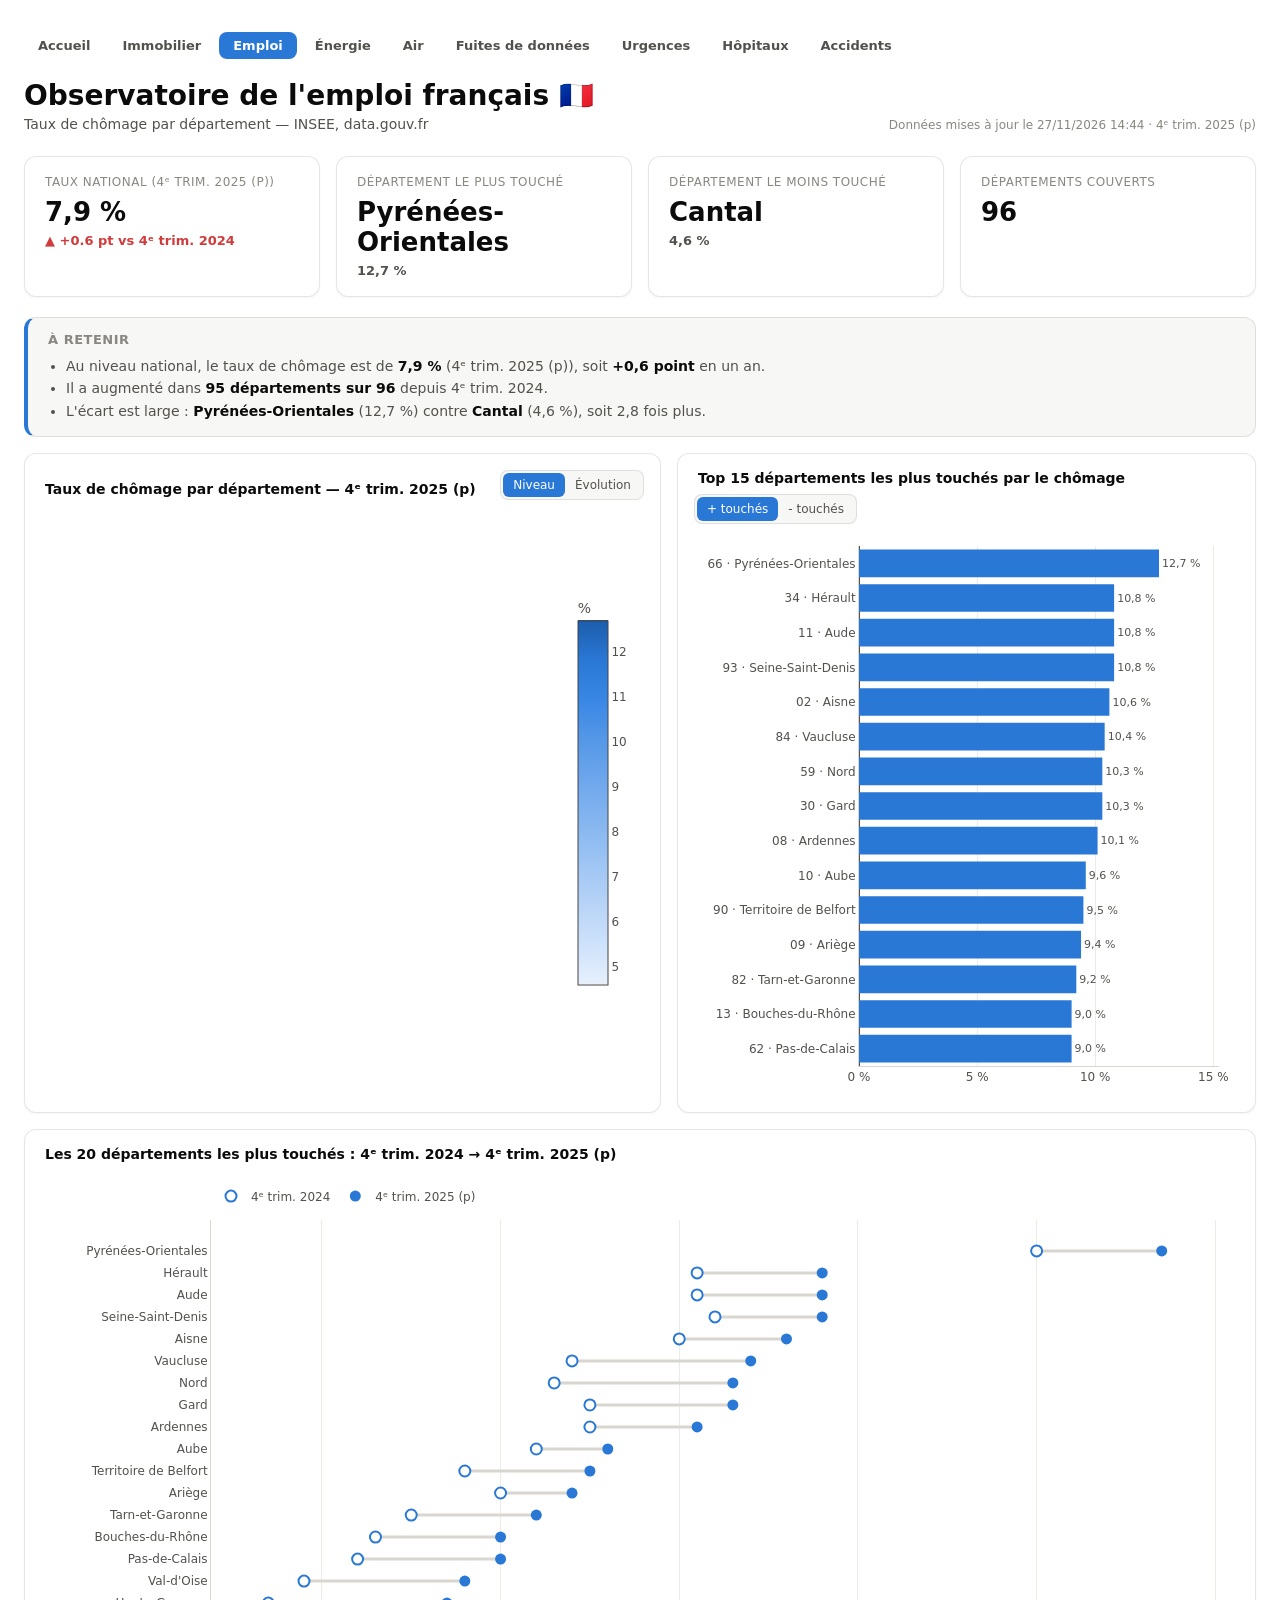
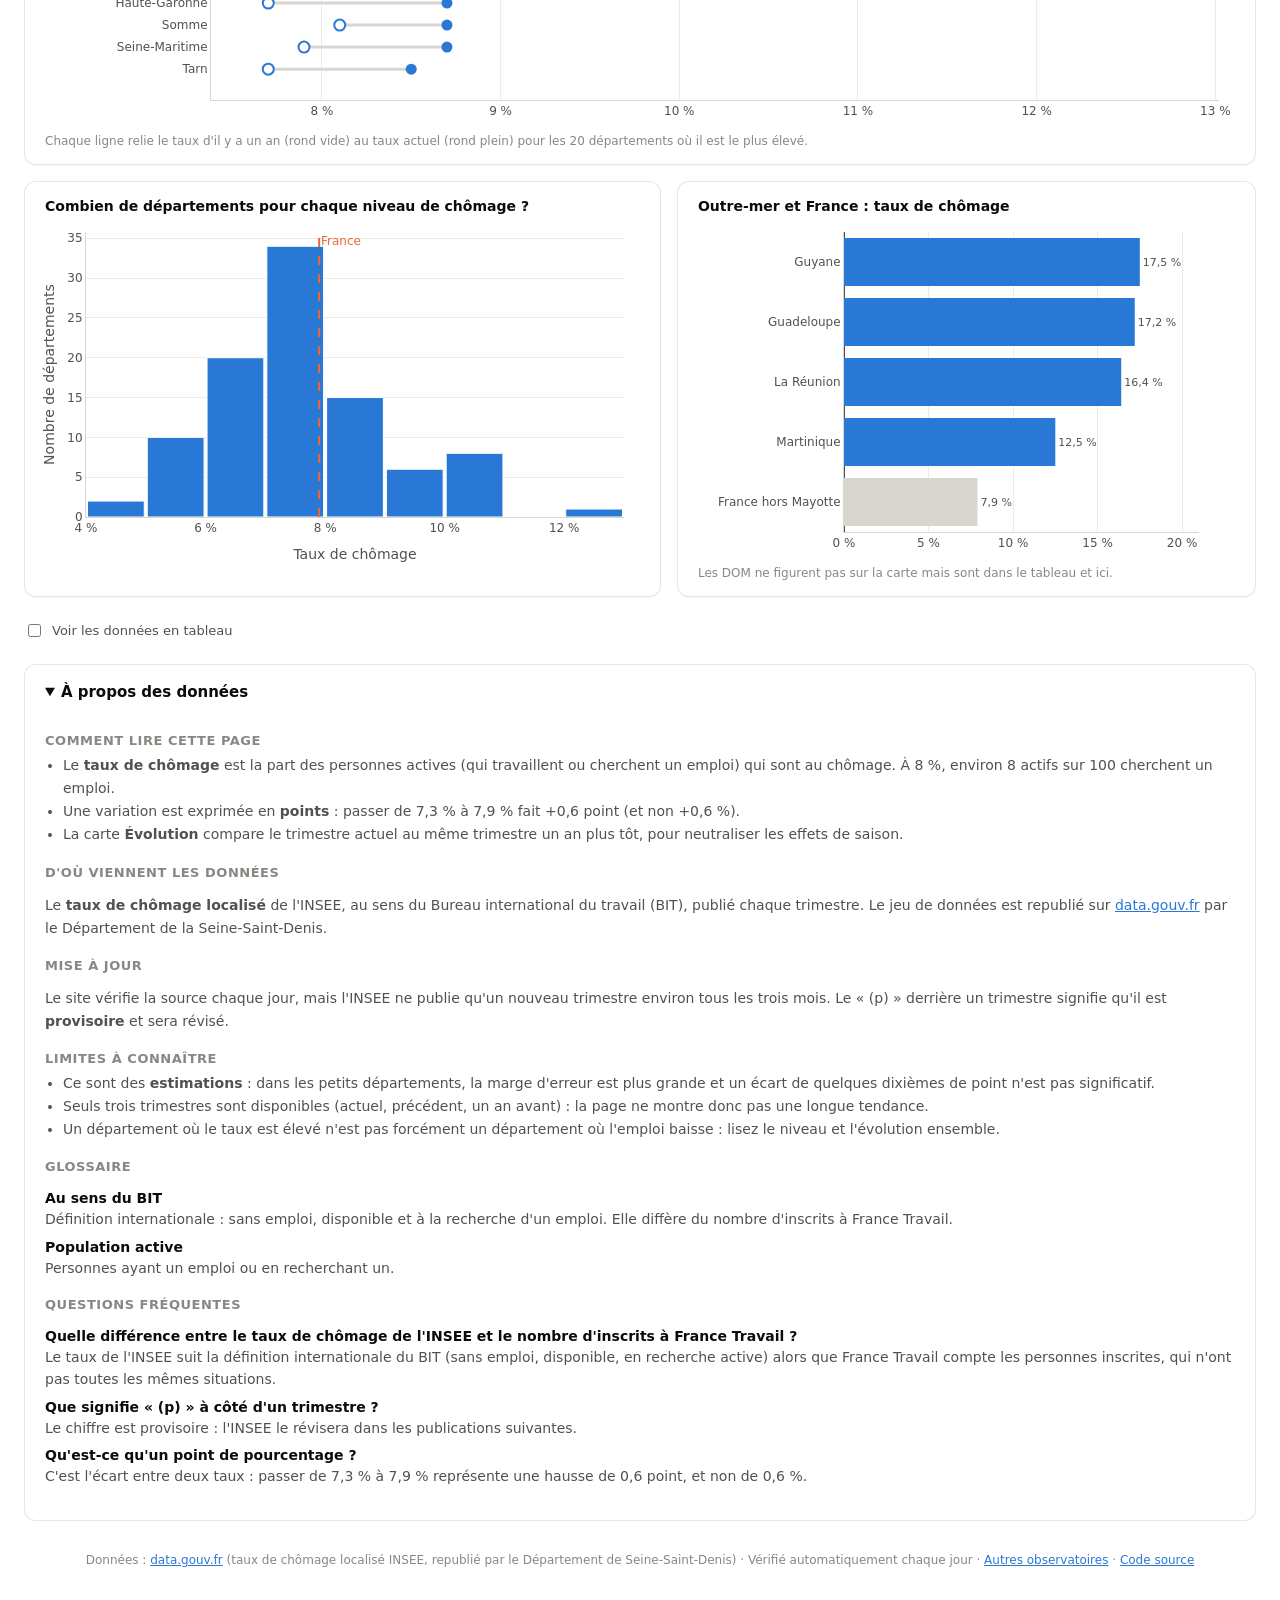
<file: website/emploi.html>
<!DOCTYPE html>
<html lang="fr">
<head>
  <meta charset="UTF-8" />
  <meta name="viewport" content="width=device-width, initial-scale=1.0" />
  <title>Taux de chômage par département (INSEE) | France Data Lab</title>
  <meta name="description" content="Taux de chômage localisé par département en France (INSEE) : carte, évolution sur un an, classement des départements et comparaison avec l'outre-mer." />
  <meta name="robots" content="index, follow, max-image-preview:large, max-snippet:-1" />
  <meta name="theme-color" content="#2a78d6" />
  <meta name="author" content="Tatiana Tarasenko" />
  <link rel="canonical" href="https://tatianat13.github.io/france-data-lab/emploi.html" />
  <link rel="alternate" hreflang="fr" href="https://tatianat13.github.io/france-data-lab/emploi.html" />
  <link rel="alternate" hreflang="x-default" href="https://tatianat13.github.io/france-data-lab/emploi.html" />
  <link rel="icon" href="assets/favicon.svg" type="image/svg+xml" />
  <link rel="icon" href="assets/icon-512.png" sizes="512x512" type="image/png" />
  <link rel="apple-touch-icon" href="assets/icon-512.png" />
  <meta property="og:type" content="website" />
  <meta property="og:site_name" content="France Data Lab" />
  <meta property="og:locale" content="fr_FR" />
  <meta property="og:title" content="Taux de chômage par département (INSEE) | France Data Lab" />
  <meta property="og:description" content="Taux de chômage localisé par département en France (INSEE) : carte, évolution sur un an, classement des départements et comparaison avec l'outre-mer." />
  <meta property="og:url" content="https://tatianat13.github.io/france-data-lab/emploi.html" />
  <meta property="og:image" content="https://tatianat13.github.io/france-data-lab/assets/og-emploi.png" />
  <meta property="og:image:width" content="1200" />
  <meta property="og:image:height" content="630" />
  <meta property="og:image:alt" content="Taux de chômage par département (INSEE) | France Data Lab" />
  <meta name="twitter:card" content="summary_large_image" />
  <meta name="twitter:title" content="Taux de chômage par département (INSEE) | France Data Lab" />
  <meta name="twitter:description" content="Taux de chômage localisé par département en France (INSEE) : carte, évolution sur un an, classement des départements et comparaison avec l'outre-mer." />
  <meta name="twitter:image" content="https://tatianat13.github.io/france-data-lab/assets/og-emploi.png" />
  <link rel="preconnect" href="https://cdn.plot.ly" crossorigin />
  <link rel="stylesheet" href="assets/style.css" />
  <script type="application/ld+json">{"@context": "https://schema.org", "@type": "WebSite", "name": "France Data Lab", "url": "https://tatianat13.github.io/france-data-lab/", "inLanguage": "fr-FR", "description": "Quatre observatoires interactifs bâtis sur des données ouvertes françaises : prix de l'immobilier, chômage, mix électrique et qualité de l'air, par département ou région."}</script>
  <script type="application/ld+json">{"@context": "https://schema.org", "@type": "BreadcrumbList", "itemListElement": [{"@type": "ListItem", "position": 1, "name": "Accueil", "item": "https://tatianat13.github.io/france-data-lab/"}, {"@type": "ListItem", "position": 2, "name": "Emploi", "item": "https://tatianat13.github.io/france-data-lab/emploi.html"}]}</script>
  <script type="application/ld+json">{"@context": "https://schema.org", "@type": "WebPage", "name": "Taux de chômage par département (INSEE) | France Data Lab", "url": "https://tatianat13.github.io/france-data-lab/emploi.html", "description": "Taux de chômage localisé par département en France (INSEE) : carte, évolution sur un an, classement des départements et comparaison avec l'outre-mer.", "inLanguage": "fr-FR", "isPartOf": {"@type": "WebSite", "url": "https://tatianat13.github.io/france-data-lab/", "name": "France Data Lab"}}</script>
  <script type="application/ld+json">{"@context": "https://schema.org", "@type": "Dataset", "name": "Taux de chômage localisé par département en France", "description": "Taux de chômage localisé au sens du BIT (INSEE) pour chaque département : trimestre le plus récent, trimestre précédent et même trimestre un an plus tôt.", "url": "https://tatianat13.github.io/france-data-lab/emploi.html", "inLanguage": "fr-FR", "keywords": ["chômage", "emploi", "INSEE", "département", "taux de chômage"], "creator": {"@type": "Organization", "name": "INSEE, republié par le Département de la Seine-Saint-Denis"}, "isBasedOn": "https://www.data.gouv.fr/datasets/6a0eb9ef4780a16c39e21b76/", "temporalCoverage": "2024-10-01/..", "spatialCoverage": {"@type": "Place", "name": "France"}, "isAccessibleForFree": true, "distribution": [{"@type": "DataDownload", "encodingFormat": "application/json", "contentUrl": "https://tatianat13.github.io/france-data-lab/data/chomage_dept.json"}]}</script>
  <script type="application/ld+json">{"@context": "https://schema.org", "@type": "FAQPage", "mainEntity": [{"@type": "Question", "name": "Quelle différence entre le taux de chômage de l'INSEE et le nombre d'inscrits à France Travail ?", "acceptedAnswer": {"@type": "Answer", "text": "Le taux de l'INSEE suit la définition internationale du BIT (sans emploi, disponible, en recherche active) alors que France Travail compte les personnes inscrites, qui n'ont pas toutes les mêmes situations."}}, {"@type": "Question", "name": "Que signifie « (p) » à côté d'un trimestre ?", "acceptedAnswer": {"@type": "Answer", "text": "Le chiffre est provisoire : l'INSEE le révisera dans les publications suivantes."}}, {"@type": "Question", "name": "Qu'est-ce qu'un point de pourcentage ?", "acceptedAnswer": {"@type": "Answer", "text": "C'est l'écart entre deux taux : passer de 7,3 % à 7,9 % représente une hausse de 0,6 point, et non de 0,6 %."}}]}</script>
</head>
<body>
  <main class="app-shell">
    <nav class="site-nav" aria-label="Navigation principale">
      <a href="index.html">Accueil</a>
      <a href="immobilier.html">Immobilier</a>
      <a href="emploi.html" class="active">Emploi</a>
      <a href="energie.html">Énergie</a>
      <a href="air.html">Air</a>
      <a href="fuites.html">Fuites de données</a>
      <a href="urgences.html">Urgences</a>
      <a href="hopitaux.html">Hôpitaux</a>
      <a href="accidents.html">Accidents</a>
    </nav>
    <div class="app-header">
      <div>
        <h1 class="app-title">Observatoire de l'emploi français 🇫🇷</h1>
        <p class="app-subtitle">Taux de chômage par département — INSEE, data.gouv.fr</p>
      </div>
      <div class="app-meta" id="last-updated"></div>
    </div>

    <noscript><p class="loading">Cette page affiche des graphiques interactifs et nécessite JavaScript. Les explications sur les données restent lisibles ci-dessous.</p></noscript>
    <div id="app-loading" class="loading">Chargement des données…</div>

    <div id="app-content" class="hidden">
      <div class="kpi-row" id="kpi-row"></div>

      <div class="insights" id="insights"></div>

      <div class="charts-grid">
        <div class="chart-card">
          <div class="chart-card-head">
            <div class="chart-title" role="heading" aria-level="2" id="map-title"></div>
            <div class="segmented" id="map-mode-toggle">
              <button type="button" class="segmented-btn active" data-mode="niveau">Niveau</button>
              <button type="button" class="segmented-btn" data-mode="evolution">Évolution</button>
            </div>
          </div>
          <div id="map-graph" role="img" aria-label="Carte du taux de chômage par département"></div>
        </div>
        <div class="chart-card">
          <div class="chart-card-head">
            <div class="chart-title" role="heading" aria-level="2" id="bar-title"></div>
            <div class="segmented" id="bar-sort-toggle">
              <button type="button" class="segmented-btn active" data-sort="desc">+ touchés</button>
              <button type="button" class="segmented-btn" data-sort="asc">- touchés</button>
            </div>
          </div>
          <div id="bar-graph" role="img" aria-label="Classement des départements les plus ou les moins touchés par le chômage"></div>
        </div>
      </div>

      <div class="chart-card full-width">
        <div class="chart-title" role="heading" aria-level="2" id="dumbbell-title"></div>
        <div id="dumbbell-graph" role="img" aria-label="Évolution du taux de chômage sur un an pour les 20 départements les plus touchés"></div>
        <p class="chart-note">Chaque ligne relie le taux d'il y a un an (rond vide) au taux actuel (rond plein) pour les 20 départements où il est le plus élevé.</p>
      </div>

      <div class="charts-grid">
        <div class="chart-card">
          <div class="chart-title" role="heading" aria-level="2">Combien de départements pour chaque niveau de chômage ?</div>
          <div id="hist-graph" role="img" aria-label="Histogramme de la répartition des départements par niveau de chômage"></div>
        </div>
        <div class="chart-card">
          <div class="chart-title" role="heading" aria-level="2">Outre-mer et France : taux de chômage</div>
          <div id="dom-graph" role="img" aria-label="Taux de chômage dans les départements d'outre-mer comparé à la France"></div>
          <p class="chart-note">Les DOM ne figurent pas sur la carte mais sont dans le tableau et ici.</p>
        </div>
      </div>

      <label class="table-toggle">
        <input type="checkbox" id="table-toggle" /> Voir les données en tableau
      </label>
      <div id="table-container"></div>
    </div>

      <details class="doc" open>
        <summary>À propos des données</summary>
        <h3>Comment lire cette page</h3>
        <ul>
          <li>Le <strong>taux de chômage</strong> est la part des personnes actives (qui travaillent ou cherchent un emploi) qui sont au chômage. À 8 %, environ 8 actifs sur 100 cherchent un emploi.</li>
          <li>Une variation est exprimée en <strong>points</strong> : passer de 7,3 % à 7,9 % fait +0,6 point (et non +0,6 %).</li>
          <li>La carte <strong>Évolution</strong> compare le trimestre actuel au même trimestre un an plus tôt, pour neutraliser les effets de saison.</li>
        </ul>
        <h3>D'où viennent les données</h3>
        <p>Le <strong>taux de chômage localisé</strong> de l'INSEE, au sens du Bureau international du travail (BIT), publié chaque trimestre. Le jeu de données est republié sur <a href="https://www.data.gouv.fr/datasets/6a0eb9ef4780a16c39e21b76/" target="_blank" rel="noopener">data.gouv.fr</a> par le Département de la Seine-Saint-Denis.</p>
        <h3>Mise à jour</h3>
        <p>Le site vérifie la source chaque jour, mais l'INSEE ne publie qu'un nouveau trimestre environ tous les trois mois. Le « (p) » derrière un trimestre signifie qu'il est <strong>provisoire</strong> et sera révisé.</p>
        <h3>Limites à connaître</h3>
        <ul>
          <li>Ce sont des <strong>estimations</strong> : dans les petits départements, la marge d'erreur est plus grande et un écart de quelques dixièmes de point n'est pas significatif.</li>
          <li>Seuls trois trimestres sont disponibles (actuel, précédent, un an avant) : la page ne montre donc pas une longue tendance.</li>
          <li>Un département où le taux est élevé n'est pas forcément un département où l'emploi baisse : lisez le niveau et l'évolution ensemble.</li>
        </ul>
        <h3>Glossaire</h3>
        <dl>
          <dt>Au sens du BIT</dt><dd>Définition internationale : sans emploi, disponible et à la recherche d'un emploi. Elle diffère du nombre d'inscrits à France Travail.</dd>
          <dt>Population active</dt><dd>Personnes ayant un emploi ou en recherchant un.</dd>
        </dl>
        <h3>Questions fréquentes</h3>
        <dl>
          <dt>Quelle différence entre le taux de chômage de l'INSEE et le nombre d'inscrits à France Travail ?</dt><dd>Le taux de l'INSEE suit la définition internationale du BIT (sans emploi, disponible, en recherche active) alors que France Travail compte les personnes inscrites, qui n'ont pas toutes les mêmes situations.</dd>
          <dt>Que signifie « (p) » à côté d'un trimestre ?</dt><dd>Le chiffre est provisoire : l'INSEE le révisera dans les publications suivantes.</dd>
          <dt>Qu'est-ce qu'un point de pourcentage ?</dt><dd>C'est l'écart entre deux taux : passer de 7,3 % à 7,9 % représente une hausse de 0,6 point, et non de 0,6 %.</dd>
        </dl>
        <div class="doc-bottom"></div>
      </details>

    <div class="app-footer">
      Données : <a href="https://www.data.gouv.fr/" target="_blank" rel="noopener">data.gouv.fr</a>
      (taux de chômage localisé INSEE, republié par le Département de Seine-Saint-Denis) ·
      Vérifié automatiquement chaque jour ·
      <a href="index.html">Autres observatoires</a> · <a href="https://github.com/TatianaT13/france-data-lab" target="_blank" rel="noopener">Code source</a>
    </div>
  </main>

  <script src="https://cdn.plot.ly/plotly-2.35.2.min.js" defer></script>
  <script src="assets/emploi.js" defer></script>
</body>
</html>
</file>
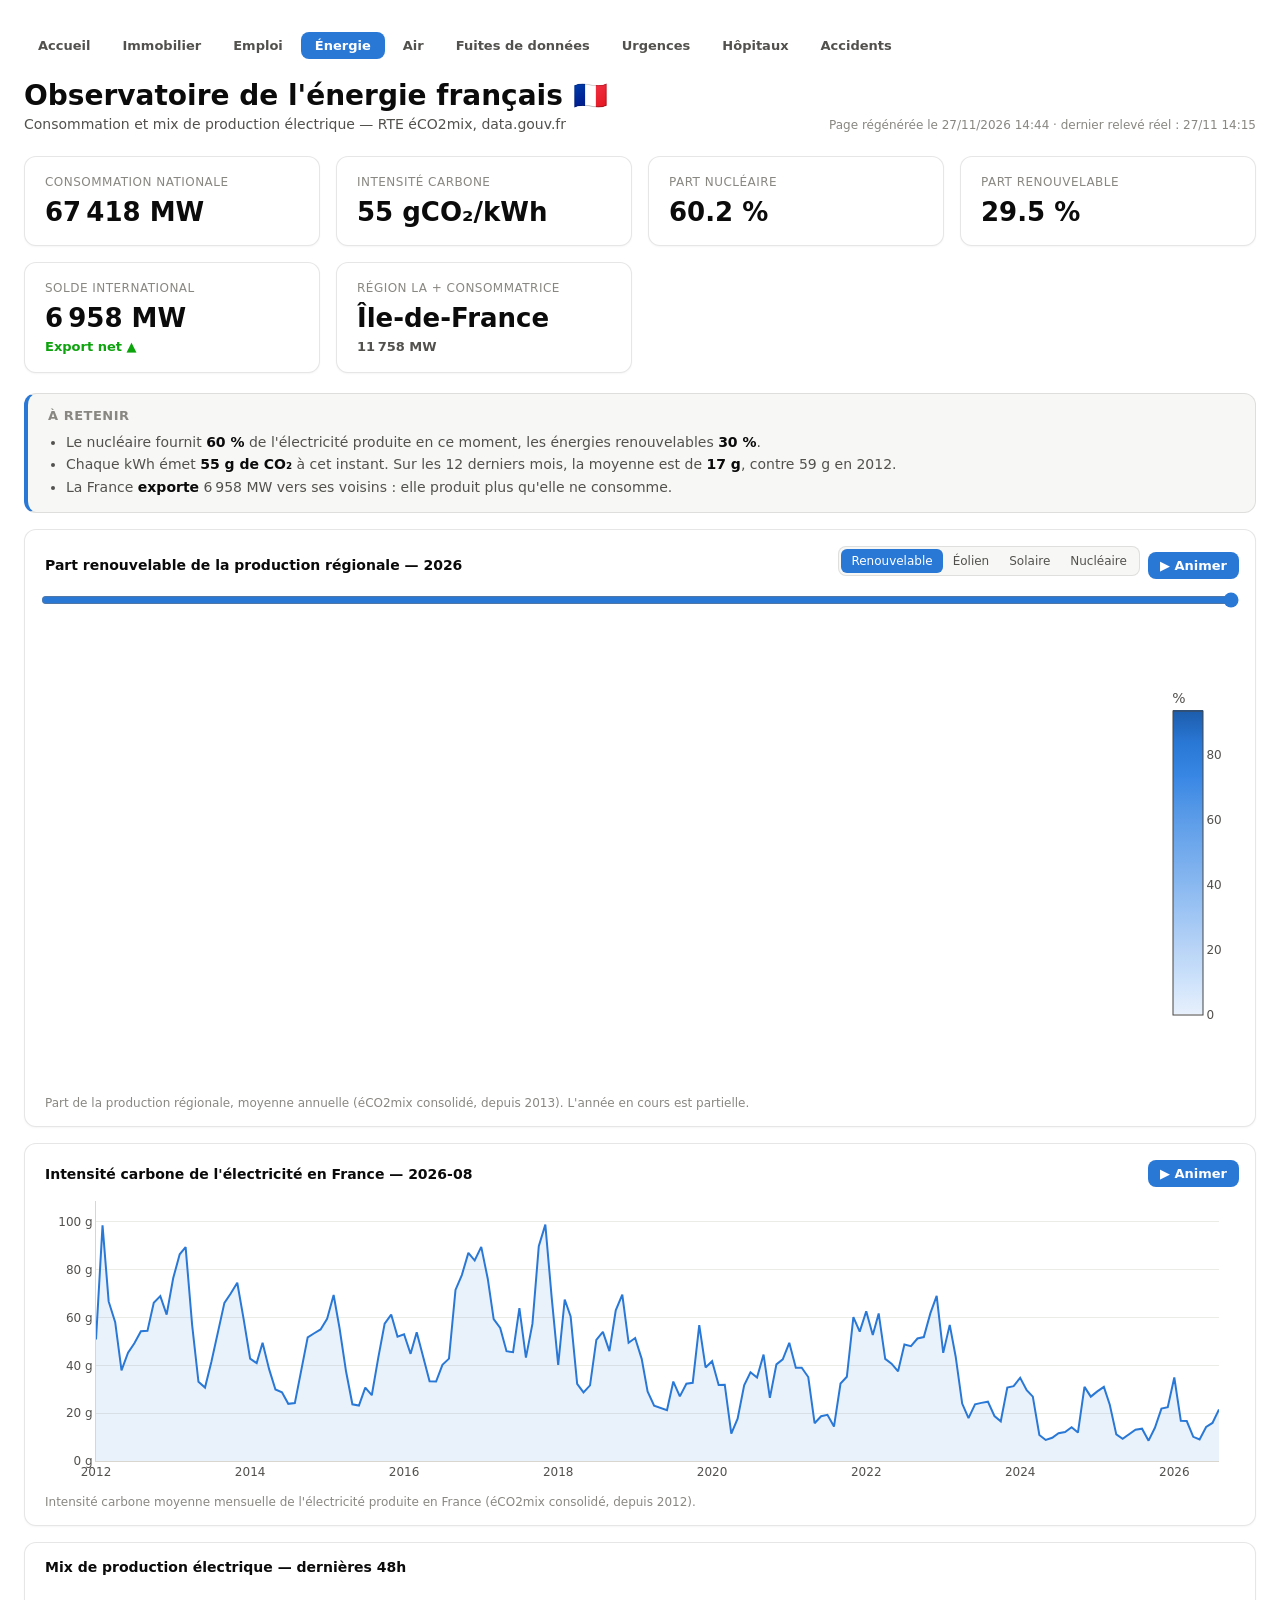
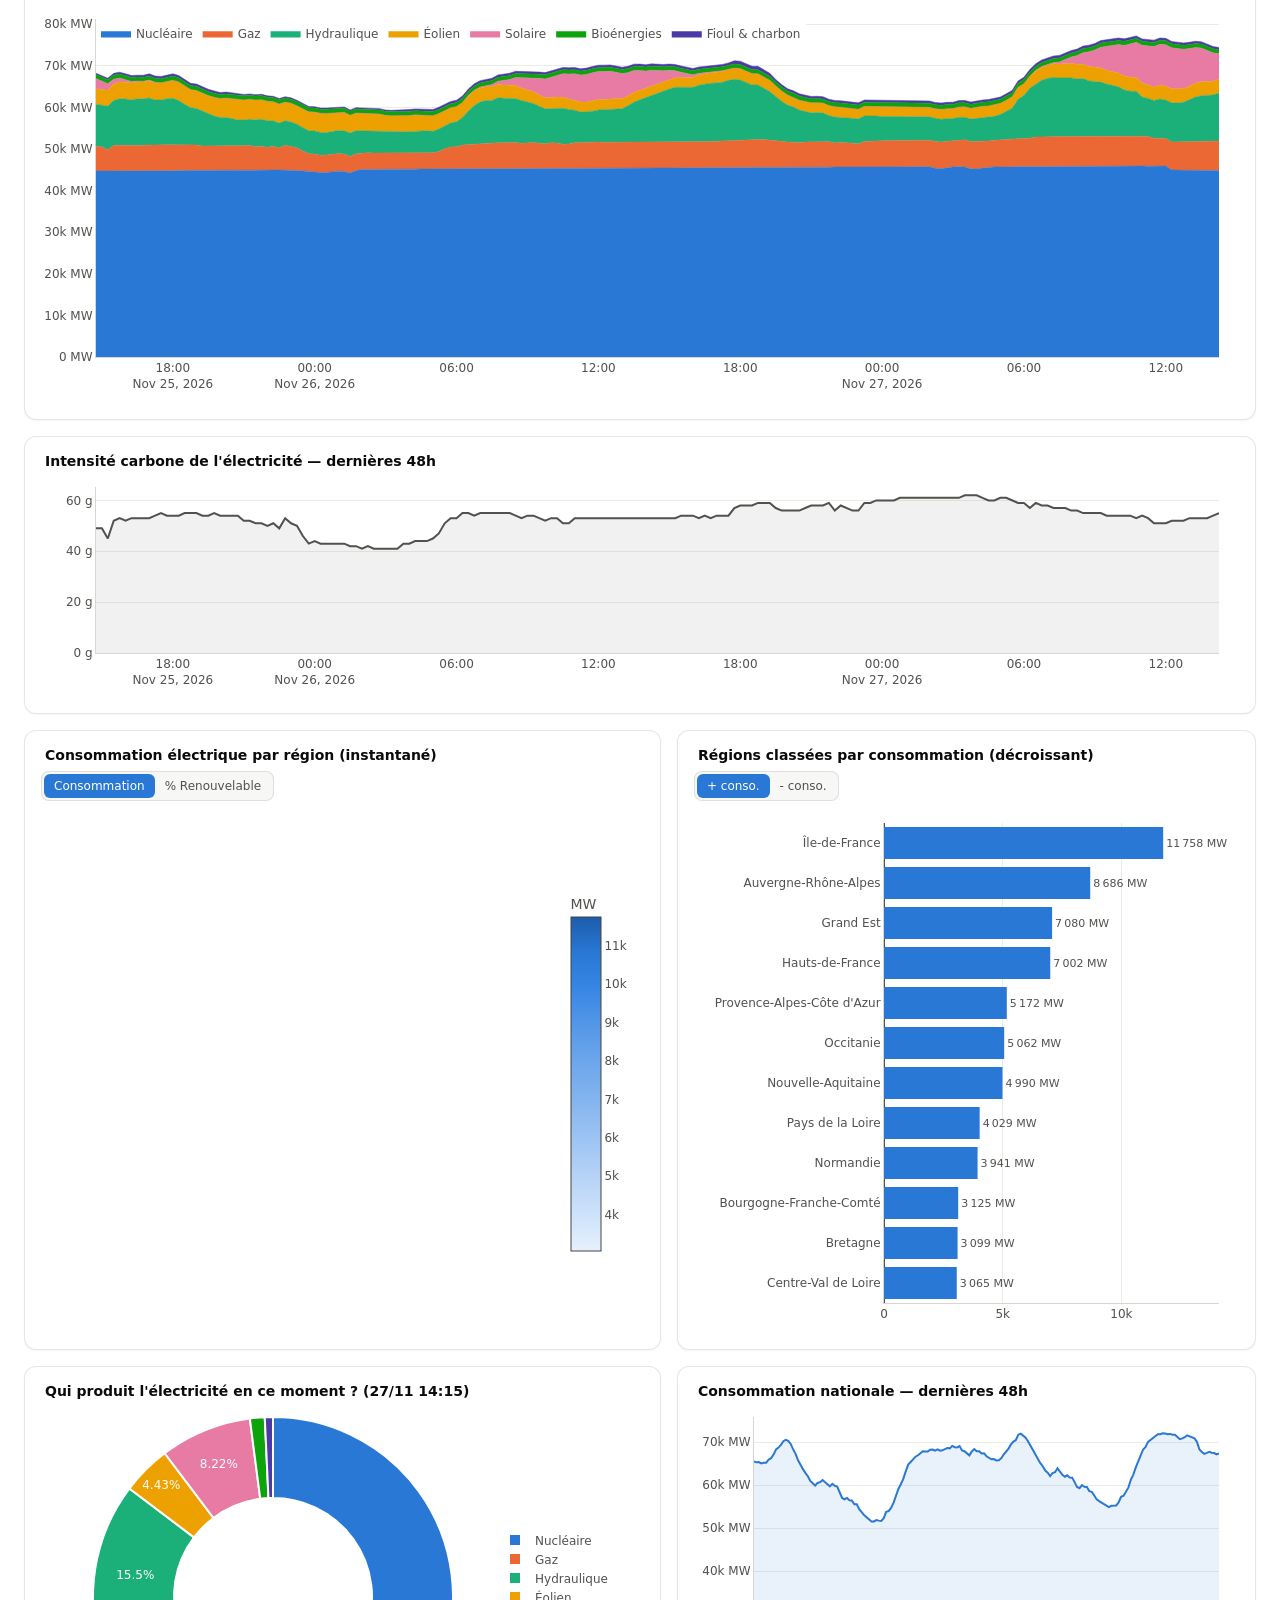
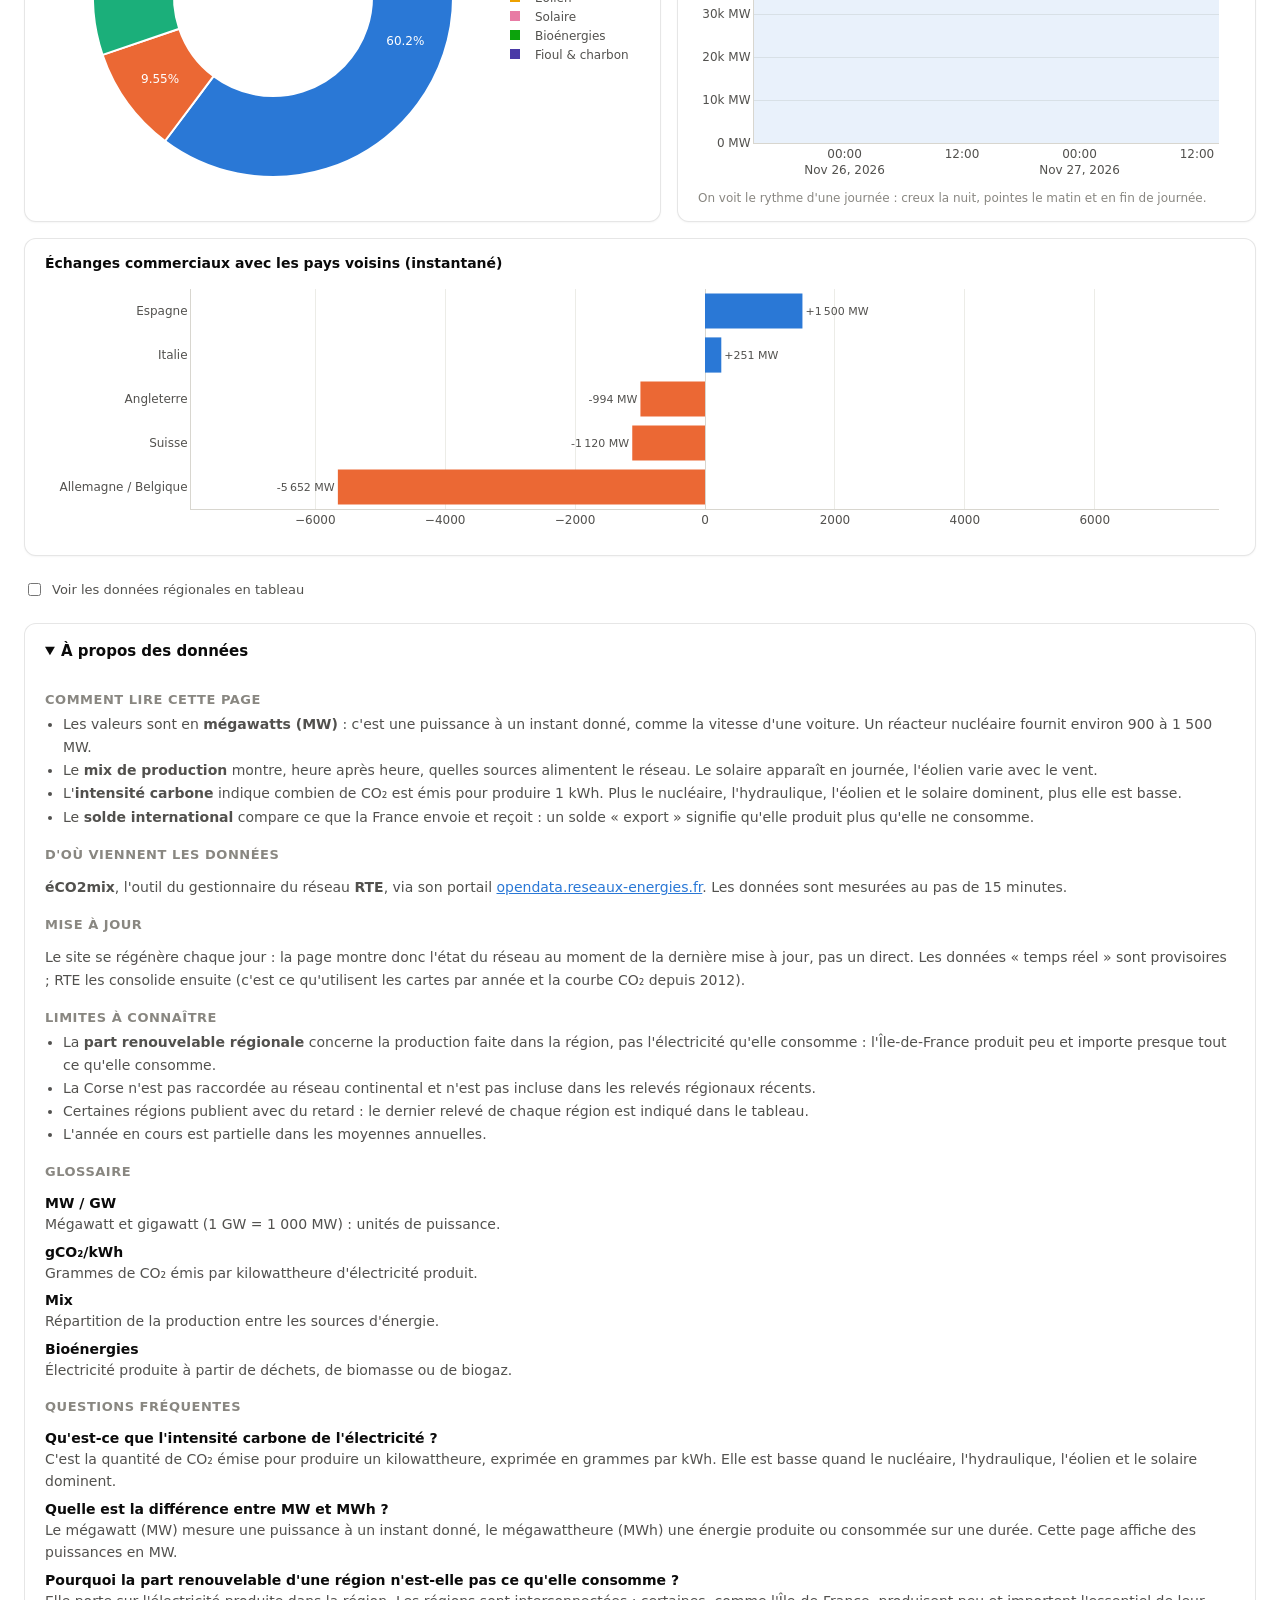
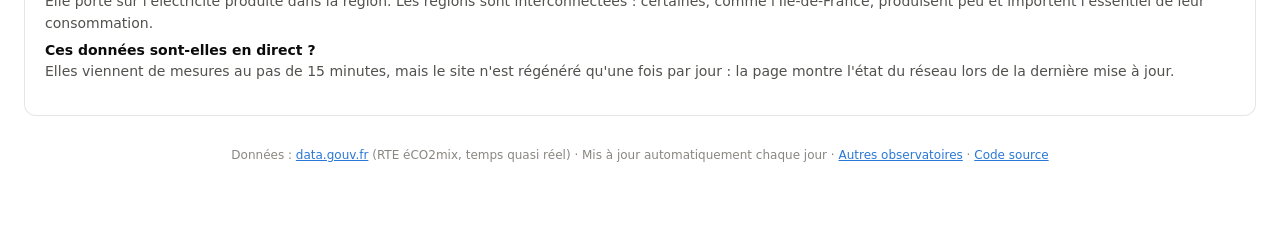
<file: website/energie.html>
<!DOCTYPE html>
<html lang="fr">
<head>
  <meta charset="UTF-8" />
  <meta name="viewport" content="width=device-width, initial-scale=1.0" />
  <title>Mix électrique, consommation et CO₂ en France | France Data Lab</title>
  <meta name="description" content="Consommation d'électricité, mix de production (nucléaire, solaire, éolien…), intensité carbone et échanges avec les pays voisins en France. Données RTE éCO2mix." />
  <meta name="robots" content="index, follow, max-image-preview:large, max-snippet:-1" />
  <meta name="theme-color" content="#2a78d6" />
  <meta name="author" content="Tatiana Tarasenko" />
  <link rel="canonical" href="https://tatianat13.github.io/france-data-lab/energie.html" />
  <link rel="alternate" hreflang="fr" href="https://tatianat13.github.io/france-data-lab/energie.html" />
  <link rel="alternate" hreflang="x-default" href="https://tatianat13.github.io/france-data-lab/energie.html" />
  <link rel="icon" href="assets/favicon.svg" type="image/svg+xml" />
  <link rel="icon" href="assets/icon-512.png" sizes="512x512" type="image/png" />
  <link rel="apple-touch-icon" href="assets/icon-512.png" />
  <meta property="og:type" content="website" />
  <meta property="og:site_name" content="France Data Lab" />
  <meta property="og:locale" content="fr_FR" />
  <meta property="og:title" content="Mix électrique, consommation et CO₂ en France | France Data Lab" />
  <meta property="og:description" content="Consommation d'électricité, mix de production (nucléaire, solaire, éolien…), intensité carbone et échanges avec les pays voisins en France. Données RTE éCO2mix." />
  <meta property="og:url" content="https://tatianat13.github.io/france-data-lab/energie.html" />
  <meta property="og:image" content="https://tatianat13.github.io/france-data-lab/assets/og-energie.png" />
  <meta property="og:image:width" content="1200" />
  <meta property="og:image:height" content="630" />
  <meta property="og:image:alt" content="Mix électrique, consommation et CO₂ en France | France Data Lab" />
  <meta name="twitter:card" content="summary_large_image" />
  <meta name="twitter:title" content="Mix électrique, consommation et CO₂ en France | France Data Lab" />
  <meta name="twitter:description" content="Consommation d'électricité, mix de production (nucléaire, solaire, éolien…), intensité carbone et échanges avec les pays voisins en France. Données RTE éCO2mix." />
  <meta name="twitter:image" content="https://tatianat13.github.io/france-data-lab/assets/og-energie.png" />
  <link rel="preconnect" href="https://cdn.plot.ly" crossorigin />
  <link rel="stylesheet" href="assets/style.css" />
  <script type="application/ld+json">{"@context": "https://schema.org", "@type": "WebSite", "name": "France Data Lab", "url": "https://tatianat13.github.io/france-data-lab/", "inLanguage": "fr-FR", "description": "Quatre observatoires interactifs bâtis sur des données ouvertes françaises : prix de l'immobilier, chômage, mix électrique et qualité de l'air, par département ou région."}</script>
  <script type="application/ld+json">{"@context": "https://schema.org", "@type": "BreadcrumbList", "itemListElement": [{"@type": "ListItem", "position": 1, "name": "Accueil", "item": "https://tatianat13.github.io/france-data-lab/"}, {"@type": "ListItem", "position": 2, "name": "Énergie", "item": "https://tatianat13.github.io/france-data-lab/energie.html"}]}</script>
  <script type="application/ld+json">{"@context": "https://schema.org", "@type": "WebPage", "name": "Mix électrique, consommation et CO₂ en France | France Data Lab", "url": "https://tatianat13.github.io/france-data-lab/energie.html", "description": "Consommation d'électricité, mix de production (nucléaire, solaire, éolien…), intensité carbone et échanges avec les pays voisins en France. Données RTE éCO2mix.", "inLanguage": "fr-FR", "isPartOf": {"@type": "WebSite", "url": "https://tatianat13.github.io/france-data-lab/", "name": "France Data Lab"}}</script>
  <script type="application/ld+json">{"@context": "https://schema.org", "@type": "Dataset", "name": "Consommation et mix de production électrique en France (éCO2mix, agrégé)", "description": "Consommation, production par filière, intensité carbone et échanges physiques d'électricité en France, au niveau national et régional, issus de RTE éCO2mix.", "url": "https://tatianat13.github.io/france-data-lab/energie.html", "inLanguage": "fr-FR", "keywords": ["électricité", "énergie", "nucléaire", "solaire", "éolien", "CO2", "RTE", "éCO2mix"], "creator": {"@type": "Organization", "name": "RTE"}, "isBasedOn": "https://opendata.reseaux-energies.fr/", "temporalCoverage": "2012-01-01/..", "spatialCoverage": {"@type": "Place", "name": "France"}, "isAccessibleForFree": true, "distribution": [{"@type": "DataDownload", "encodingFormat": "application/json", "contentUrl": "https://tatianat13.github.io/france-data-lab/data/energie_latest.json"}, {"@type": "DataDownload", "encodingFormat": "application/json", "contentUrl": "https://tatianat13.github.io/france-data-lab/data/energie_history.json"}, {"@type": "DataDownload", "encodingFormat": "application/json", "contentUrl": "https://tatianat13.github.io/france-data-lab/data/energie_yearly.json"}, {"@type": "DataDownload", "encodingFormat": "application/json", "contentUrl": "https://tatianat13.github.io/france-data-lab/data/energie_co2_monthly.json"}], "license": "https://www.etalab.gouv.fr/licence-ouverte-open-licence/"}</script>
  <script type="application/ld+json">{"@context": "https://schema.org", "@type": "FAQPage", "mainEntity": [{"@type": "Question", "name": "Qu'est-ce que l'intensité carbone de l'électricité ?", "acceptedAnswer": {"@type": "Answer", "text": "C'est la quantité de CO₂ émise pour produire un kilowattheure, exprimée en grammes par kWh. Elle est basse quand le nucléaire, l'hydraulique, l'éolien et le solaire dominent."}}, {"@type": "Question", "name": "Quelle est la différence entre MW et MWh ?", "acceptedAnswer": {"@type": "Answer", "text": "Le mégawatt (MW) mesure une puissance à un instant donné, le mégawattheure (MWh) une énergie produite ou consommée sur une durée. Cette page affiche des puissances en MW."}}, {"@type": "Question", "name": "Pourquoi la part renouvelable d'une région n'est-elle pas ce qu'elle consomme ?", "acceptedAnswer": {"@type": "Answer", "text": "Elle porte sur l'électricité produite dans la région. Les régions sont interconnectées : certaines, comme l'Île-de-France, produisent peu et importent l'essentiel de leur consommation."}}, {"@type": "Question", "name": "Ces données sont-elles en direct ?", "acceptedAnswer": {"@type": "Answer", "text": "Elles viennent de mesures au pas de 15 minutes, mais le site n'est régénéré qu'une fois par jour : la page montre l'état du réseau lors de la dernière mise à jour."}}]}</script>
</head>
<body>
  <main class="app-shell">
    <nav class="site-nav" aria-label="Navigation principale">
      <a href="index.html">Accueil</a>
      <a href="immobilier.html">Immobilier</a>
      <a href="emploi.html">Emploi</a>
      <a href="energie.html" class="active">Énergie</a>
      <a href="air.html">Air</a>
      <a href="fuites.html">Fuites de données</a>
      <a href="urgences.html">Urgences</a>
      <a href="hopitaux.html">Hôpitaux</a>
      <a href="accidents.html">Accidents</a>
    </nav>
    <div class="app-header">
      <div>
        <h1 class="app-title">Observatoire de l'énergie français 🇫🇷</h1>
        <p class="app-subtitle">Consommation et mix de production électrique — RTE éCO2mix, data.gouv.fr</p>
      </div>
      <div class="app-meta" id="last-updated"></div>
    </div>

    <noscript><p class="loading">Cette page affiche des graphiques interactifs et nécessite JavaScript. Les explications sur les données restent lisibles ci-dessous.</p></noscript>
    <div id="app-loading" class="loading">Chargement des données…</div>

    <div id="app-content" class="hidden">
      <div class="kpi-row" id="kpi-row"></div>

      <div class="insights" id="insights"></div>

      <div class="chart-card full-width">
        <div class="chart-card-head">
          <div class="chart-title" role="heading" aria-level="2" id="yearly-title"></div>
          <div class="year-play-row">
            <div class="segmented" id="yearly-metric-toggle">
              <button type="button" class="segmented-btn active" data-metric="part_renouvelable">Renouvelable</button>
              <button type="button" class="segmented-btn" data-metric="part_eolien">Éolien</button>
              <button type="button" class="segmented-btn" data-metric="part_solaire">Solaire</button>
              <button type="button" class="segmented-btn" data-metric="part_nucleaire">Nucléaire</button>
            </div>
            <button type="button" id="play-btn" class="play-btn">▶ Animer</button>
          </div>
        </div>
        <input type="range" id="yearly-slider" class="year-slider" />
        <div id="yearly-graph" role="img" aria-label="Carte animée de la part de chaque source dans la production régionale depuis 2013"></div>
        <p class="chart-note">Part de la production régionale, moyenne annuelle (éCO2mix consolidé, depuis 2013). L'année en cours est partielle.</p>
      </div>

      <div class="chart-card full-width">
        <div class="chart-card-head">
          <div class="chart-title" role="heading" aria-level="2" id="co2anim-title"></div>
          <button type="button" id="co2-play-btn" class="play-btn">▶ Animer</button>
        </div>
        <div id="co2anim-graph" role="img" aria-label="Courbe animée de l'intensité carbone de l'électricité en France depuis 2012"></div>
        <p class="chart-note">Intensité carbone moyenne mensuelle de l'électricité produite en France (éCO2mix consolidé, depuis 2012).</p>
      </div>

      <div class="chart-card full-width">
        <div class="chart-title" role="heading" aria-level="2">Mix de production électrique — dernières 48h</div>
        <div id="mix-graph" role="img" aria-label="Aire empilée du mix de production électrique sur 48 heures"></div>
      </div>

      <div class="chart-card full-width">
        <div class="chart-title" role="heading" aria-level="2">Intensité carbone de l'électricité — dernières 48h</div>
        <div id="co2-graph" role="img" aria-label="Courbe de l'intensité carbone sur 48 heures"></div>
      </div>

      <div class="charts-grid">
        <div class="chart-card">
          <div class="chart-card-head">
            <div class="chart-title" role="heading" aria-level="2" id="map-title"></div>
            <div class="segmented" id="map-mode-toggle">
              <button type="button" class="segmented-btn active" data-mode="consommation">Consommation</button>
              <button type="button" class="segmented-btn" data-mode="renouvelable">% Renouvelable</button>
            </div>
          </div>
          <div id="map-graph" role="img" aria-label="Carte de la consommation électrique par région"></div>
        </div>
        <div class="chart-card">
          <div class="chart-card-head">
            <div class="chart-title" role="heading" aria-level="2" id="bar-title"></div>
            <div class="segmented" id="bar-sort-toggle">
              <button type="button" class="segmented-btn active" data-sort="desc">+ conso.</button>
              <button type="button" class="segmented-btn" data-sort="asc">- conso.</button>
            </div>
          </div>
          <div id="bar-graph" role="img" aria-label="Classement des régions par consommation"></div>
        </div>
      </div>

      <div class="charts-grid">
        <div class="chart-card">
          <div class="chart-title" role="heading" aria-level="2" id="donut-title"></div>
          <div id="donut-graph" role="img" aria-label="Répartition instantanée de la production par source"></div>
        </div>
        <div class="chart-card">
          <div class="chart-title" role="heading" aria-level="2">Consommation nationale — dernières 48h</div>
          <div id="conso-graph" role="img" aria-label="Courbe de la consommation nationale sur 48 heures"></div>
          <p class="chart-note">On voit le rythme d'une journée : creux la nuit, pointes le matin et en fin de journée.</p>
        </div>
      </div>

      <div class="chart-card full-width">
        <div class="chart-title" role="heading" aria-level="2">Échanges commerciaux avec les pays voisins (instantané)</div>
        <div id="exchange-graph" role="img" aria-label="Échanges d'électricité avec les pays voisins"></div>
      </div>

      <label class="table-toggle">
        <input type="checkbox" id="table-toggle" /> Voir les données régionales en tableau
      </label>
      <div id="table-container"></div>
    </div>

      <details class="doc" open>
        <summary>À propos des données</summary>
        <h3>Comment lire cette page</h3>
        <ul>
          <li>Les valeurs sont en <strong>mégawatts (MW)</strong> : c'est une puissance à un instant donné, comme la vitesse d'une voiture. Un réacteur nucléaire fournit environ 900 à 1 500 MW.</li>
          <li>Le <strong>mix de production</strong> montre, heure après heure, quelles sources alimentent le réseau. Le solaire apparaît en journée, l'éolien varie avec le vent.</li>
          <li>L'<strong>intensité carbone</strong> indique combien de CO₂ est émis pour produire 1 kWh. Plus le nucléaire, l'hydraulique, l'éolien et le solaire dominent, plus elle est basse.</li>
          <li>Le <strong>solde international</strong> compare ce que la France envoie et reçoit : un solde « export » signifie qu'elle produit plus qu'elle ne consomme.</li>
        </ul>
        <h3>D'où viennent les données</h3>
        <p><strong>éCO2mix</strong>, l'outil du gestionnaire du réseau <strong>RTE</strong>, via son portail <a href="https://opendata.reseaux-energies.fr/" target="_blank" rel="noopener">opendata.reseaux-energies.fr</a>. Les données sont mesurées au pas de 15 minutes.</p>
        <h3>Mise à jour</h3>
        <p>Le site se régénère chaque jour : la page montre donc l'état du réseau au moment de la dernière mise à jour, pas un direct. Les données « temps réel » sont provisoires ; RTE les consolide ensuite (c'est ce qu'utilisent les cartes par année et la courbe CO₂ depuis 2012).</p>
        <h3>Limites à connaître</h3>
        <ul>
          <li>La <strong>part renouvelable régionale</strong> concerne la production faite dans la région, pas l'électricité qu'elle consomme : l'Île-de-France produit peu et importe presque tout ce qu'elle consomme.</li>
          <li>La Corse n'est pas raccordée au réseau continental et n'est pas incluse dans les relevés régionaux récents.</li>
          <li>Certaines régions publient avec du retard : le dernier relevé de chaque région est indiqué dans le tableau.</li>
          <li>L'année en cours est partielle dans les moyennes annuelles.</li>
        </ul>
        <h3>Glossaire</h3>
        <dl>
          <dt>MW / GW</dt><dd>Mégawatt et gigawatt (1 GW = 1 000 MW) : unités de puissance.</dd>
          <dt>gCO₂/kWh</dt><dd>Grammes de CO₂ émis par kilowattheure d'électricité produit.</dd>
          <dt>Mix</dt><dd>Répartition de la production entre les sources d'énergie.</dd>
          <dt>Bioénergies</dt><dd>Électricité produite à partir de déchets, de biomasse ou de biogaz.</dd>
        </dl>
        <h3>Questions fréquentes</h3>
        <dl>
          <dt>Qu'est-ce que l'intensité carbone de l'électricité ?</dt><dd>C'est la quantité de CO₂ émise pour produire un kilowattheure, exprimée en grammes par kWh. Elle est basse quand le nucléaire, l'hydraulique, l'éolien et le solaire dominent.</dd>
          <dt>Quelle est la différence entre MW et MWh ?</dt><dd>Le mégawatt (MW) mesure une puissance à un instant donné, le mégawattheure (MWh) une énergie produite ou consommée sur une durée. Cette page affiche des puissances en MW.</dd>
          <dt>Pourquoi la part renouvelable d'une région n'est-elle pas ce qu'elle consomme ?</dt><dd>Elle porte sur l'électricité produite dans la région. Les régions sont interconnectées : certaines, comme l'Île-de-France, produisent peu et importent l'essentiel de leur consommation.</dd>
          <dt>Ces données sont-elles en direct ?</dt><dd>Elles viennent de mesures au pas de 15 minutes, mais le site n'est régénéré qu'une fois par jour : la page montre l'état du réseau lors de la dernière mise à jour.</dd>
        </dl>
        <div class="doc-bottom"></div>
      </details>

    <div class="app-footer">
      Données : <a href="https://www.data.gouv.fr/" target="_blank" rel="noopener">data.gouv.fr</a>
      (RTE éCO2mix, temps quasi réel) · Mis à jour automatiquement chaque jour ·
      <a href="index.html">Autres observatoires</a> · <a href="https://github.com/TatianaT13/france-data-lab" target="_blank" rel="noopener">Code source</a>
    </div>
  </main>

  <script src="https://cdn.plot.ly/plotly-2.35.2.min.js" defer></script>
  <script src="assets/energie.js" defer></script>
</body>
</html>
</file>
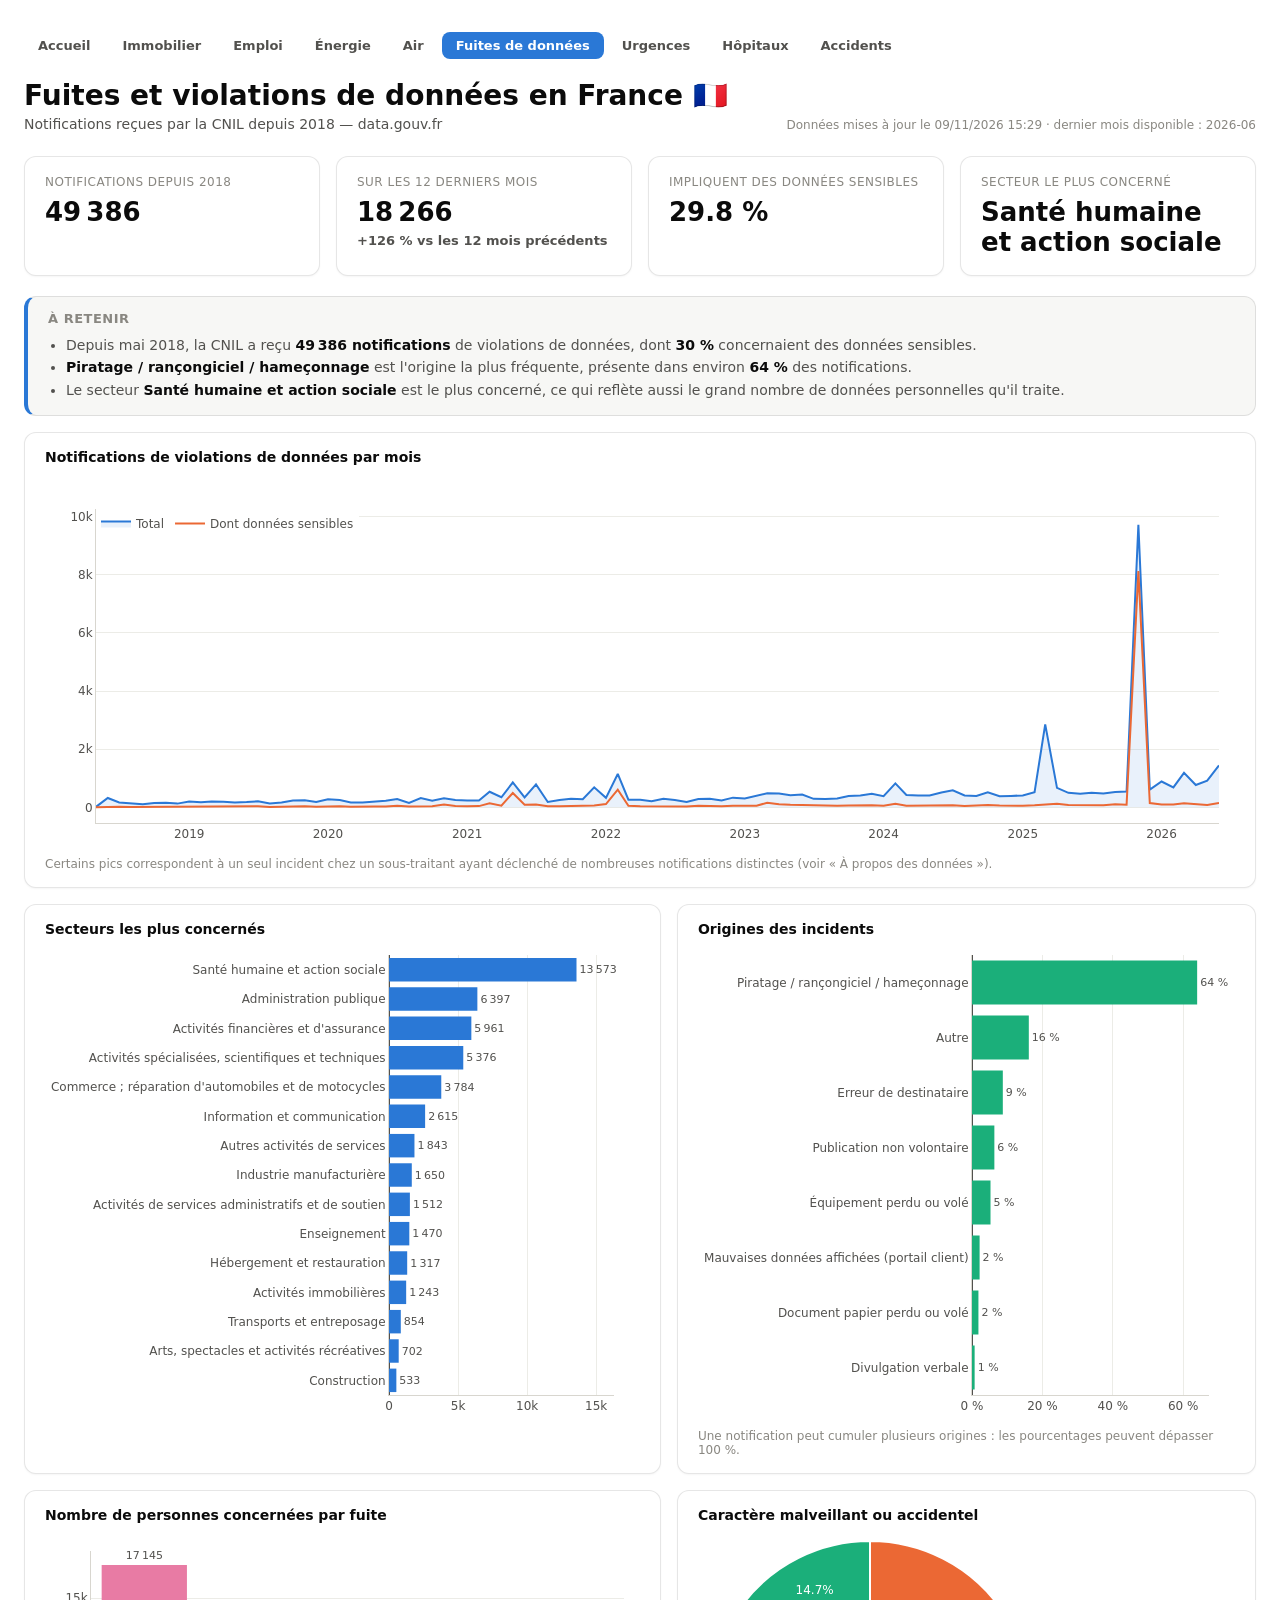
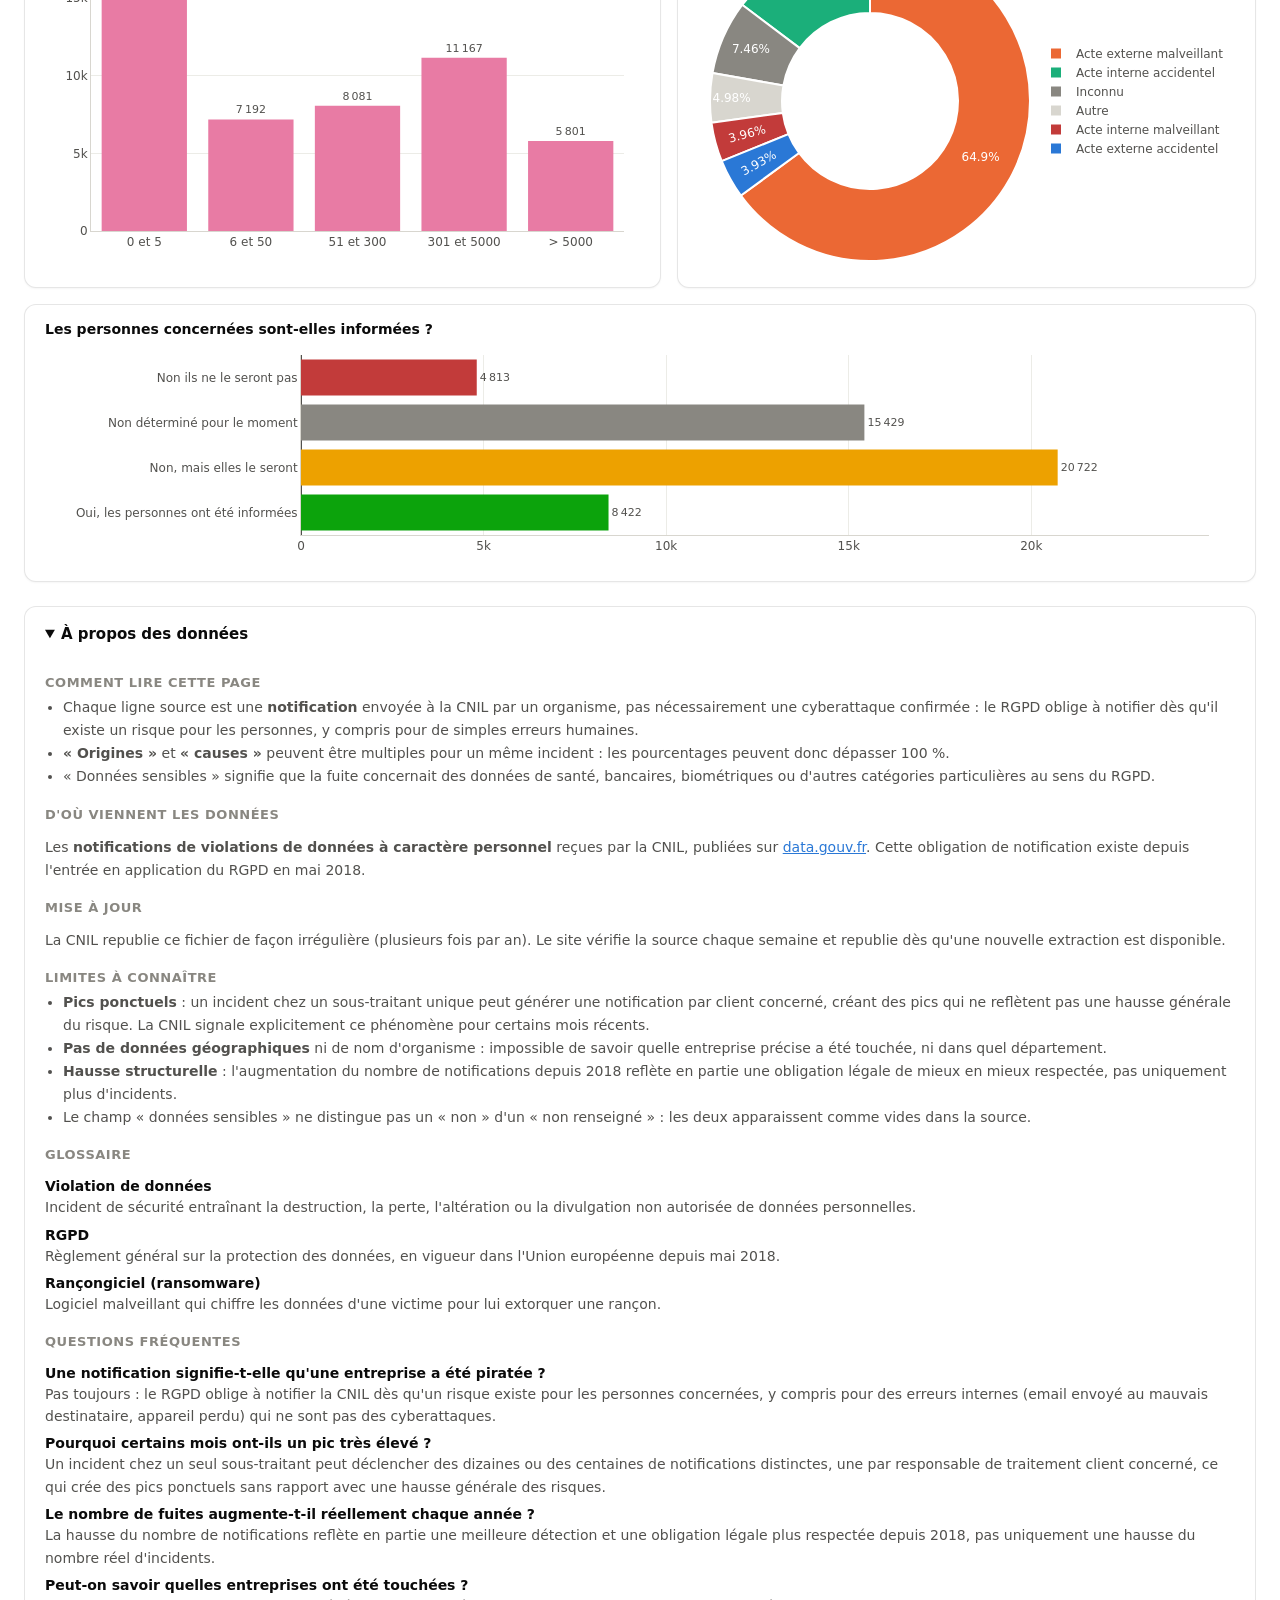
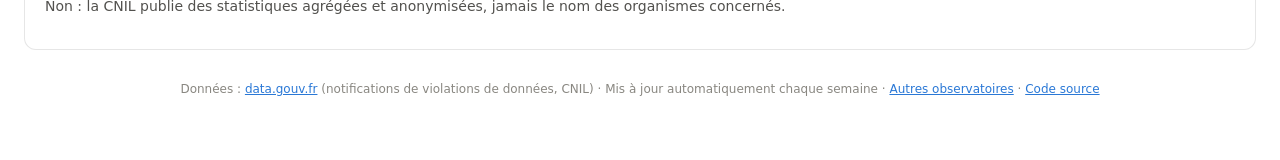
<file: website/fuites.html>
<!DOCTYPE html>
<html lang="fr">
<head>
  <meta charset="UTF-8" />
  <meta name="viewport" content="width=device-width, initial-scale=1.0" />
  <title>Fuites et violations de données en France (CNIL) | France Data Lab</title>
  <meta name="description" content="Notifications de violations de données à la CNIL depuis 2018 : tendance mensuelle, secteurs les plus touchés, origines des incidents (piratage, erreur interne) et ampleur des fuites." />
  <meta name="robots" content="index, follow, max-image-preview:large, max-snippet:-1" />
  <meta name="theme-color" content="#2a78d6" />
  <meta name="author" content="Tatiana Tarasenko" />
  <link rel="canonical" href="https://tatianat13.github.io/france-data-lab/fuites.html" />
  <link rel="alternate" hreflang="fr" href="https://tatianat13.github.io/france-data-lab/fuites.html" />
  <link rel="alternate" hreflang="x-default" href="https://tatianat13.github.io/france-data-lab/fuites.html" />
  <link rel="icon" href="assets/favicon.svg" type="image/svg+xml" />
  <link rel="icon" href="assets/icon-512.png" sizes="512x512" type="image/png" />
  <link rel="apple-touch-icon" href="assets/icon-512.png" />
  <meta property="og:type" content="website" />
  <meta property="og:site_name" content="France Data Lab" />
  <meta property="og:locale" content="fr_FR" />
  <meta property="og:title" content="Fuites et violations de données en France (CNIL) | France Data Lab" />
  <meta property="og:description" content="Notifications de violations de données à la CNIL depuis 2018 : tendance mensuelle, secteurs les plus touchés, origines des incidents (piratage, erreur interne) et ampleur des fuites." />
  <meta property="og:url" content="https://tatianat13.github.io/france-data-lab/fuites.html" />
  <meta property="og:image" content="https://tatianat13.github.io/france-data-lab/assets/og-fuites.png" />
  <meta property="og:image:width" content="1200" />
  <meta property="og:image:height" content="630" />
  <meta property="og:image:alt" content="Fuites et violations de données en France (CNIL) | France Data Lab" />
  <meta name="twitter:card" content="summary_large_image" />
  <meta name="twitter:title" content="Fuites et violations de données en France (CNIL) | France Data Lab" />
  <meta name="twitter:description" content="Notifications de violations de données à la CNIL depuis 2018 : tendance mensuelle, secteurs les plus touchés, origines des incidents (piratage, erreur interne) et ampleur des fuites." />
  <meta name="twitter:image" content="https://tatianat13.github.io/france-data-lab/assets/og-fuites.png" />
  <link rel="preconnect" href="https://cdn.plot.ly" crossorigin />
  <link rel="stylesheet" href="assets/style.css" />
  <script type="application/ld+json">{"@context": "https://schema.org", "@type": "WebSite", "name": "France Data Lab", "url": "https://tatianat13.github.io/france-data-lab/", "inLanguage": "fr-FR", "description": "Quatre observatoires interactifs bâtis sur des données ouvertes françaises : prix de l'immobilier, chômage, mix électrique et qualité de l'air, par département ou région."}</script>
  <script type="application/ld+json">{"@context": "https://schema.org", "@type": "BreadcrumbList", "itemListElement": [{"@type": "ListItem", "position": 1, "name": "Accueil", "item": "https://tatianat13.github.io/france-data-lab/"}, {"@type": "ListItem", "position": 2, "name": "Fuites de données", "item": "https://tatianat13.github.io/france-data-lab/fuites.html"}]}</script>
  <script type="application/ld+json">{"@context": "https://schema.org", "@type": "WebPage", "name": "Fuites et violations de données en France (CNIL) | France Data Lab", "url": "https://tatianat13.github.io/france-data-lab/fuites.html", "description": "Notifications de violations de données à la CNIL depuis 2018 : tendance mensuelle, secteurs les plus touchés, origines des incidents (piratage, erreur interne) et ampleur des fuites.", "inLanguage": "fr-FR", "isPartOf": {"@type": "WebSite", "url": "https://tatianat13.github.io/france-data-lab/", "name": "France Data Lab"}}</script>
  <script type="application/ld+json">{"@context": "https://schema.org", "@type": "Dataset", "name": "Notifications de violations de données personnelles à la CNIL (agrégé)", "description": "Nombre de notifications de violations de données reçues par la CNIL depuis 2018, par mois, secteur d'activité, origine et cause de l'incident, et ampleur de la fuite.", "url": "https://tatianat13.github.io/france-data-lab/fuites.html", "inLanguage": "fr-FR", "keywords": ["cybersécurité", "fuite de données", "violation de données", "RGPD", "CNIL", "piratage", "rançongiciel"], "creator": {"@type": "Organization", "name": "CNIL"}, "isBasedOn": "https://www.data.gouv.fr/datasets/notifications-a-la-cnil-de-violations-de-donnees-a-caractere-personnel/", "temporalCoverage": "2018-05-01/..", "spatialCoverage": {"@type": "Place", "name": "France"}, "isAccessibleForFree": true, "distribution": [{"@type": "DataDownload", "encodingFormat": "application/json", "contentUrl": "https://tatianat13.github.io/france-data-lab/data/fuites_monthly.json"}, {"@type": "DataDownload", "encodingFormat": "application/json", "contentUrl": "https://tatianat13.github.io/france-data-lab/data/fuites_sectors.json"}]}</script>
  <script type="application/ld+json">{"@context": "https://schema.org", "@type": "FAQPage", "mainEntity": [{"@type": "Question", "name": "Une notification signifie-t-elle qu'une entreprise a été piratée ?", "acceptedAnswer": {"@type": "Answer", "text": "Pas toujours : le RGPD oblige à notifier la CNIL dès qu'un risque existe pour les personnes concernées, y compris pour des erreurs internes (email envoyé au mauvais destinataire, appareil perdu) qui ne sont pas des cyberattaques."}}, {"@type": "Question", "name": "Pourquoi certains mois ont-ils un pic très élevé ?", "acceptedAnswer": {"@type": "Answer", "text": "Un incident chez un seul sous-traitant peut déclencher des dizaines ou des centaines de notifications distinctes, une par responsable de traitement client concerné, ce qui crée des pics ponctuels sans rapport avec une hausse générale des risques."}}, {"@type": "Question", "name": "Le nombre de fuites augmente-t-il réellement chaque année ?", "acceptedAnswer": {"@type": "Answer", "text": "La hausse du nombre de notifications reflète en partie une meilleure détection et une obligation légale plus respectée depuis 2018, pas uniquement une hausse du nombre réel d'incidents."}}, {"@type": "Question", "name": "Peut-on savoir quelles entreprises ont été touchées ?", "acceptedAnswer": {"@type": "Answer", "text": "Non : la CNIL publie des statistiques agrégées et anonymisées, jamais le nom des organismes concernés."}}]}</script>
</head>
<body>
  <main class="app-shell">
    <nav class="site-nav" aria-label="Navigation principale">
      <a href="index.html">Accueil</a>
      <a href="immobilier.html">Immobilier</a>
      <a href="emploi.html">Emploi</a>
      <a href="energie.html">Énergie</a>
      <a href="air.html">Air</a>
      <a href="fuites.html" class="active">Fuites de données</a>
      <a href="urgences.html">Urgences</a>
      <a href="hopitaux.html">Hôpitaux</a>
      <a href="accidents.html">Accidents</a>
    </nav>
    <div class="app-header">
      <div>
        <h1 class="app-title">Fuites et violations de données en France 🇫🇷</h1>
        <p class="app-subtitle">Notifications reçues par la CNIL depuis 2018 — data.gouv.fr</p>
      </div>
      <div class="app-meta" id="last-updated"></div>
    </div>

    <noscript><p class="loading">Cette page affiche des graphiques interactifs et nécessite JavaScript. Les explications sur les données restent lisibles ci-dessous.</p></noscript>
    <div id="app-loading" class="loading">Chargement des données…</div>

    <div id="app-content" class="hidden">
      <div class="kpi-row" id="kpi-row"></div>

      <div class="insights" id="insights"></div>

      <div class="chart-card full-width">
        <div class="chart-title" role="heading" aria-level="2">Notifications de violations de données par mois</div>
        <div id="trend-graph" role="img" aria-label="Courbe du nombre mensuel de notifications de violations de données depuis 2018, avec la part impliquant des données sensibles"></div>
        <p class="chart-note">Certains pics correspondent à un seul incident chez un sous-traitant ayant déclenché de nombreuses notifications distinctes (voir « À propos des données »).</p>
      </div>

      <div class="charts-grid">
        <div class="chart-card">
          <div class="chart-title" role="heading" aria-level="2">Secteurs les plus concernés</div>
          <div id="sectors-graph" role="img" aria-label="Classement des secteurs d'activité par nombre de notifications de violations de données"></div>
        </div>
        <div class="chart-card">
          <div class="chart-title" role="heading" aria-level="2">Origines des incidents</div>
          <div id="origins-graph" role="img" aria-label="Classement des origines des incidents à l'origine des violations de données"></div>
          <p class="chart-note">Une notification peut cumuler plusieurs origines : les pourcentages peuvent dépasser 100 %.</p>
        </div>
      </div>

      <div class="charts-grid">
        <div class="chart-card">
          <div class="chart-title" role="heading" aria-level="2">Nombre de personnes concernées par fuite</div>
          <div id="taille-graph" role="img" aria-label="Répartition des notifications par nombre de personnes impactées"></div>
        </div>
        <div class="chart-card">
          <div class="chart-title" role="heading" aria-level="2">Caractère malveillant ou accidentel</div>
          <div id="causes-graph" role="img" aria-label="Répartition des causes des incidents entre actes malveillants et accidentels, internes ou externes"></div>
        </div>
      </div>

      <div class="chart-card full-width">
        <div class="chart-title" role="heading" aria-level="2">Les personnes concernées sont-elles informées ?</div>
        <div id="info-graph" role="img" aria-label="Répartition des notifications selon que les personnes concernées ont été informées de la fuite"></div>
      </div>
    </div>

    <details class="doc" open>
      <summary>À propos des données</summary>
      <h3>Comment lire cette page</h3>
      <ul>
        <li>Chaque ligne source est une <strong>notification</strong> envoyée à la CNIL par un organisme, pas nécessairement une cyberattaque confirmée : le RGPD oblige à notifier dès qu'il existe un risque pour les personnes, y compris pour de simples erreurs humaines.</li>
        <li><strong>« Origines »</strong> et <strong>« causes »</strong> peuvent être multiples pour un même incident : les pourcentages peuvent donc dépasser 100 %.</li>
        <li>« Données sensibles » signifie que la fuite concernait des données de santé, bancaires, biométriques ou d'autres catégories particulières au sens du RGPD.</li>
      </ul>
      <h3>D'où viennent les données</h3>
      <p>Les <strong>notifications de violations de données à caractère personnel</strong> reçues par la CNIL, publiées sur <a href="https://www.data.gouv.fr/datasets/notifications-a-la-cnil-de-violations-de-donnees-a-caractere-personnel/" target="_blank" rel="noopener">data.gouv.fr</a>. Cette obligation de notification existe depuis l'entrée en application du RGPD en mai 2018.</p>
      <h3>Mise à jour</h3>
      <p>La CNIL republie ce fichier de façon irrégulière (plusieurs fois par an). Le site vérifie la source chaque semaine et republie dès qu'une nouvelle extraction est disponible.</p>
      <h3>Limites à connaître</h3>
      <ul>
        <li><strong>Pics ponctuels</strong> : un incident chez un sous-traitant unique peut générer une notification par client concerné, créant des pics qui ne reflètent pas une hausse générale du risque. La CNIL signale explicitement ce phénomène pour certains mois récents.</li>
        <li><strong>Pas de données géographiques</strong> ni de nom d'organisme : impossible de savoir quelle entreprise précise a été touchée, ni dans quel département.</li>
        <li><strong>Hausse structurelle</strong> : l'augmentation du nombre de notifications depuis 2018 reflète en partie une obligation légale de mieux en mieux respectée, pas uniquement plus d'incidents.</li>
        <li>Le champ « données sensibles » ne distingue pas un « non » d'un « non renseigné » : les deux apparaissent comme vides dans la source.</li>
      </ul>
      <h3>Glossaire</h3>
      <dl>
        <dt>Violation de données</dt><dd>Incident de sécurité entraînant la destruction, la perte, l'altération ou la divulgation non autorisée de données personnelles.</dd>
        <dt>RGPD</dt><dd>Règlement général sur la protection des données, en vigueur dans l'Union européenne depuis mai 2018.</dd>
        <dt>Rançongiciel (ransomware)</dt><dd>Logiciel malveillant qui chiffre les données d'une victime pour lui extorquer une rançon.</dd>
      </dl>
      <h3>Questions fréquentes</h3>
      <dl>
        <dt>Une notification signifie-t-elle qu'une entreprise a été piratée ?</dt><dd>Pas toujours : le RGPD oblige à notifier la CNIL dès qu'un risque existe pour les personnes concernées, y compris pour des erreurs internes (email envoyé au mauvais destinataire, appareil perdu) qui ne sont pas des cyberattaques.</dd>
        <dt>Pourquoi certains mois ont-ils un pic très élevé ?</dt><dd>Un incident chez un seul sous-traitant peut déclencher des dizaines ou des centaines de notifications distinctes, une par responsable de traitement client concerné, ce qui crée des pics ponctuels sans rapport avec une hausse générale des risques.</dd>
        <dt>Le nombre de fuites augmente-t-il réellement chaque année ?</dt><dd>La hausse du nombre de notifications reflète en partie une meilleure détection et une obligation légale plus respectée depuis 2018, pas uniquement une hausse du nombre réel d'incidents.</dd>
        <dt>Peut-on savoir quelles entreprises ont été touchées ?</dt><dd>Non : la CNIL publie des statistiques agrégées et anonymisées, jamais le nom des organismes concernés.</dd>
      </dl>
      <div class="doc-bottom"></div>
    </details>

    <div class="app-footer">
      Données : <a href="https://www.data.gouv.fr/" target="_blank" rel="noopener">data.gouv.fr</a>
      (notifications de violations de données, CNIL) · Mis à jour automatiquement chaque semaine ·
      <a href="index.html">Autres observatoires</a> ·
      <a href="https://github.com/TatianaT13/france-data-lab" target="_blank" rel="noopener">Code source</a>
    </div>
  </main>

  <script src="https://cdn.plot.ly/plotly-2.35.2.min.js" defer></script>
  <script src="assets/fuites.js" defer></script>
</body>
</html>
</file>
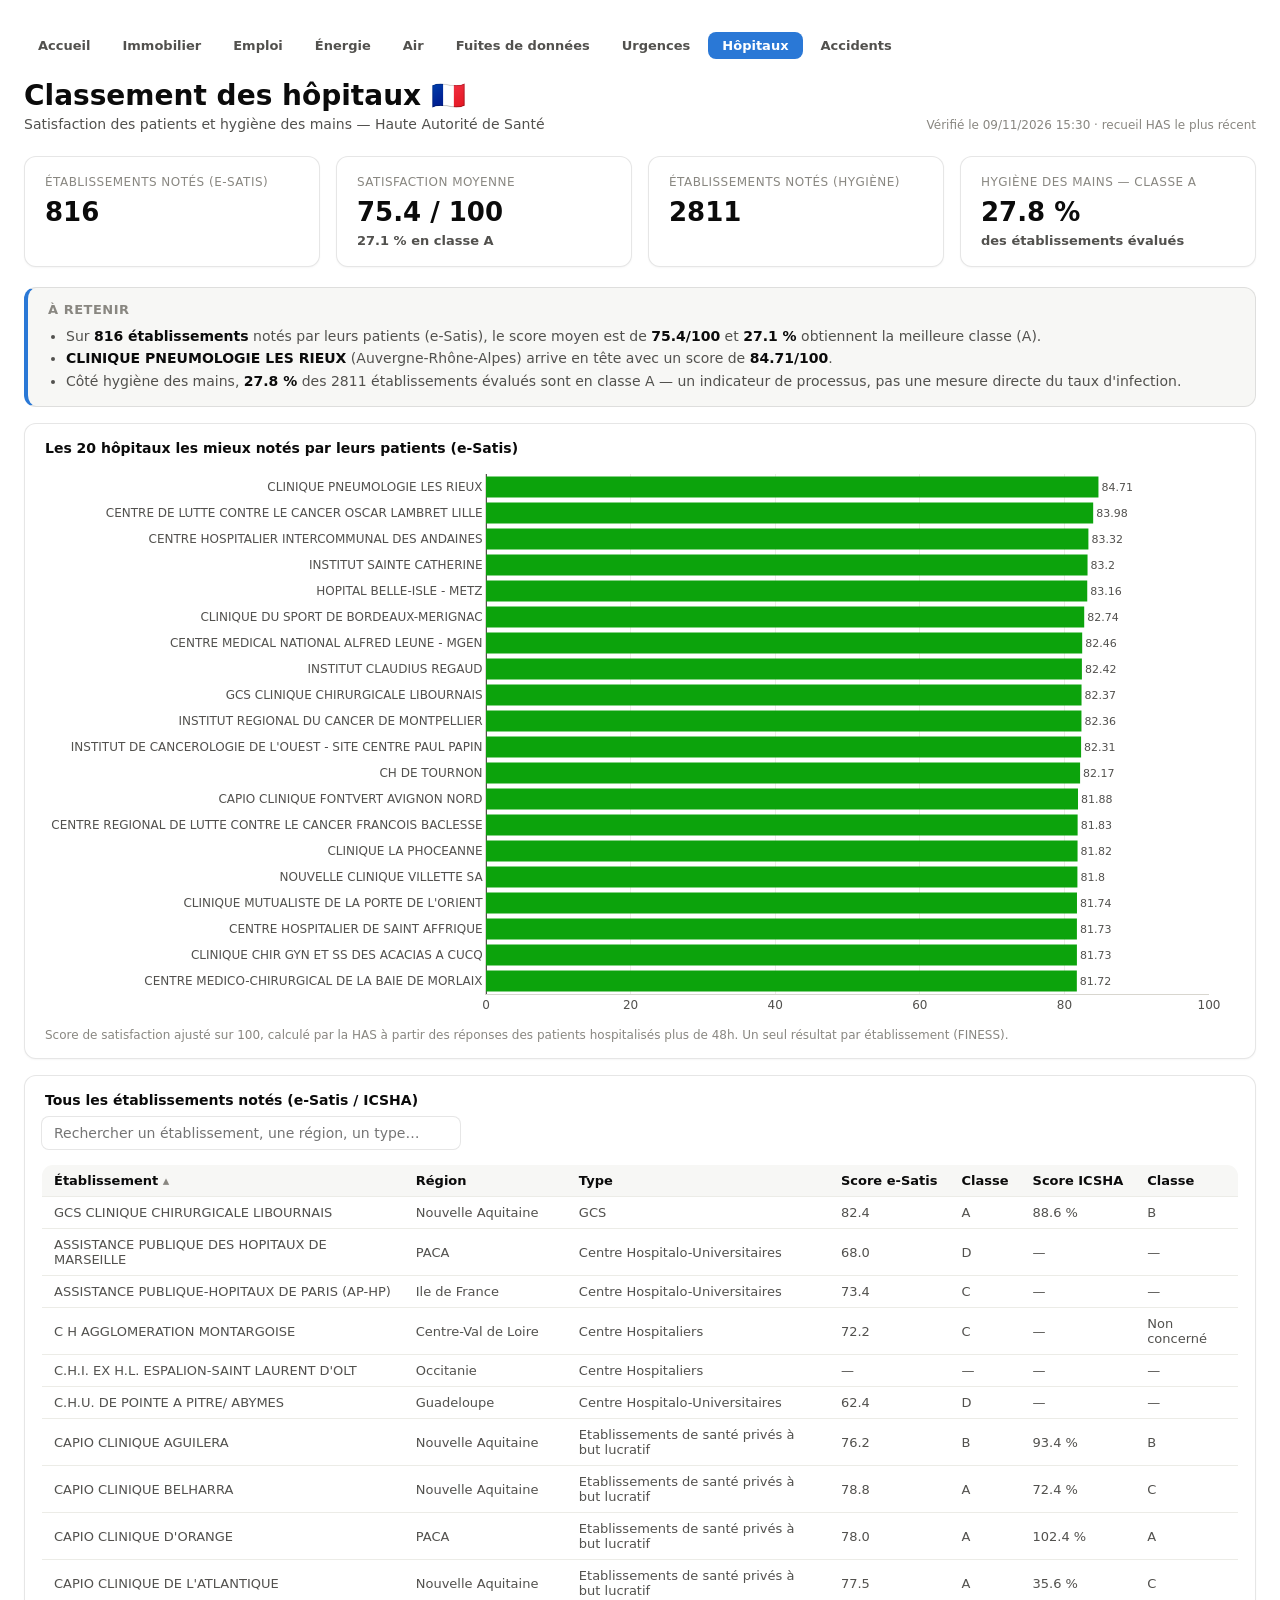
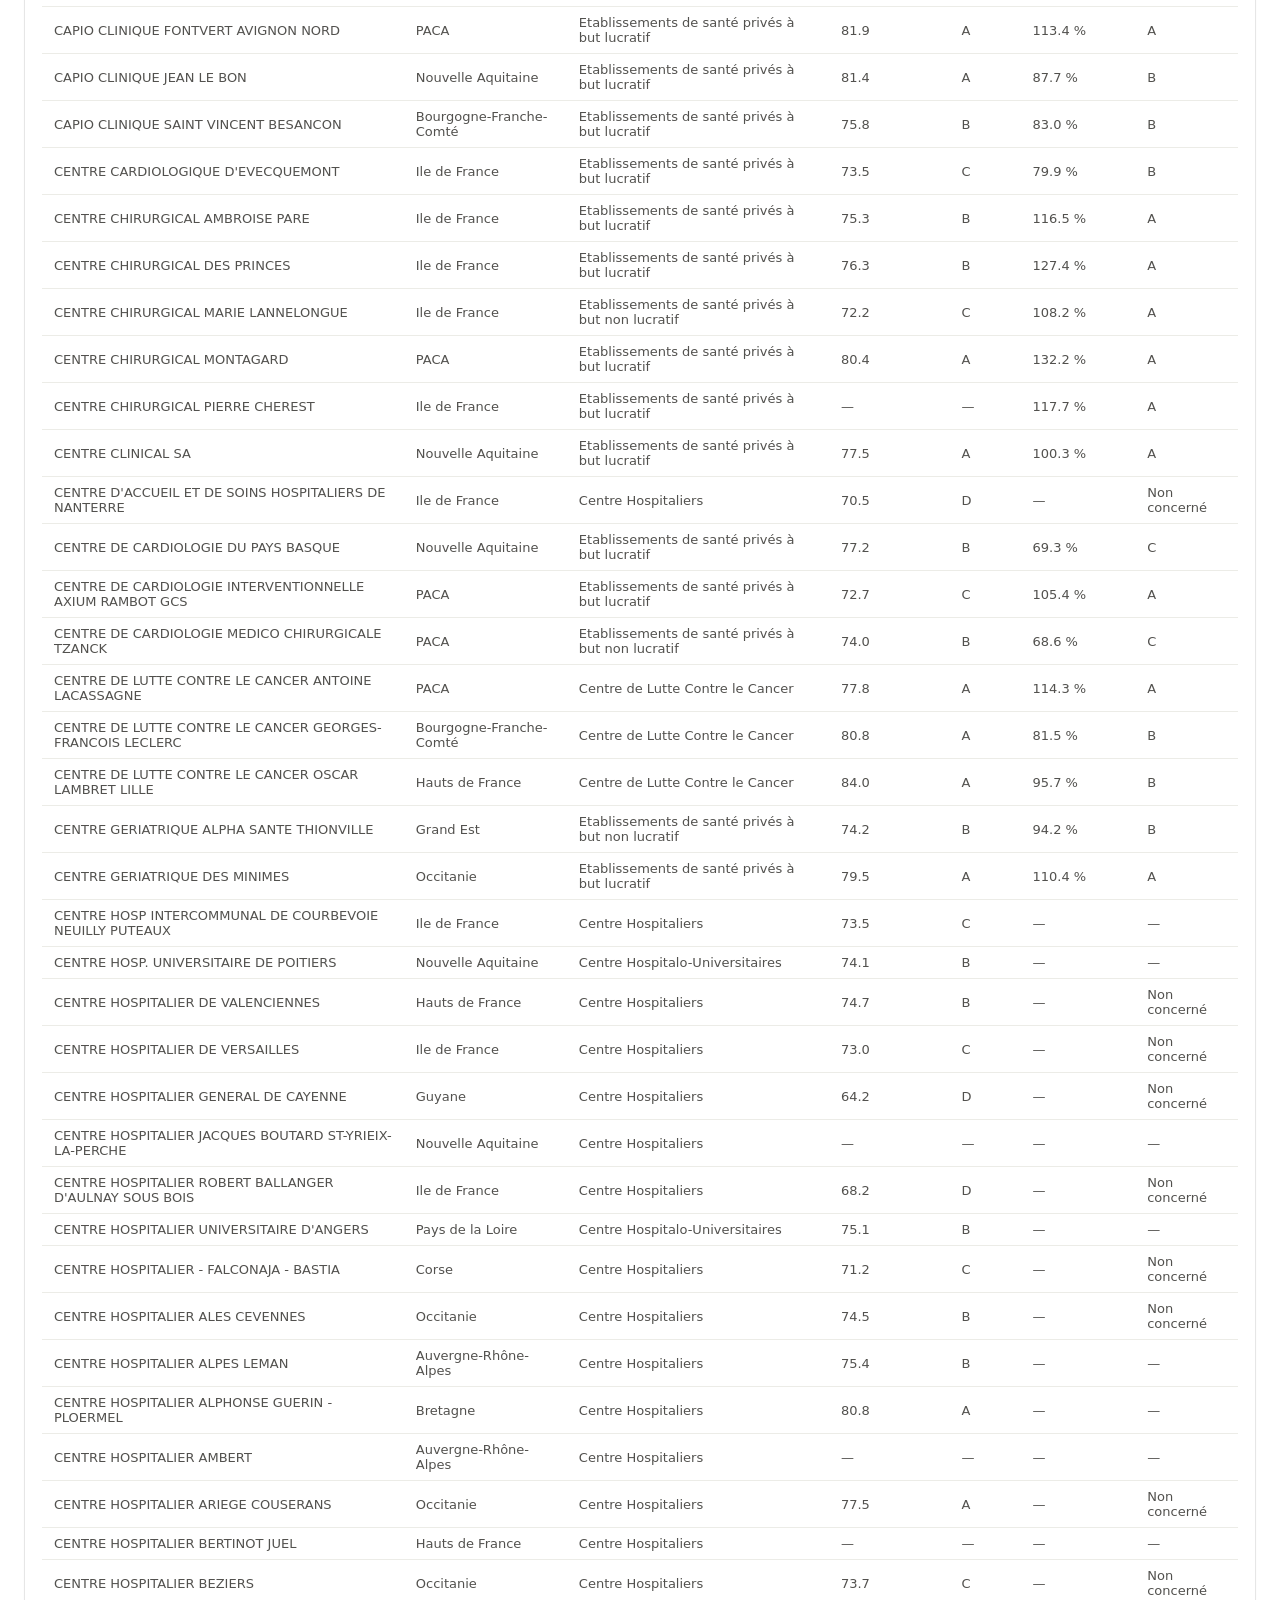
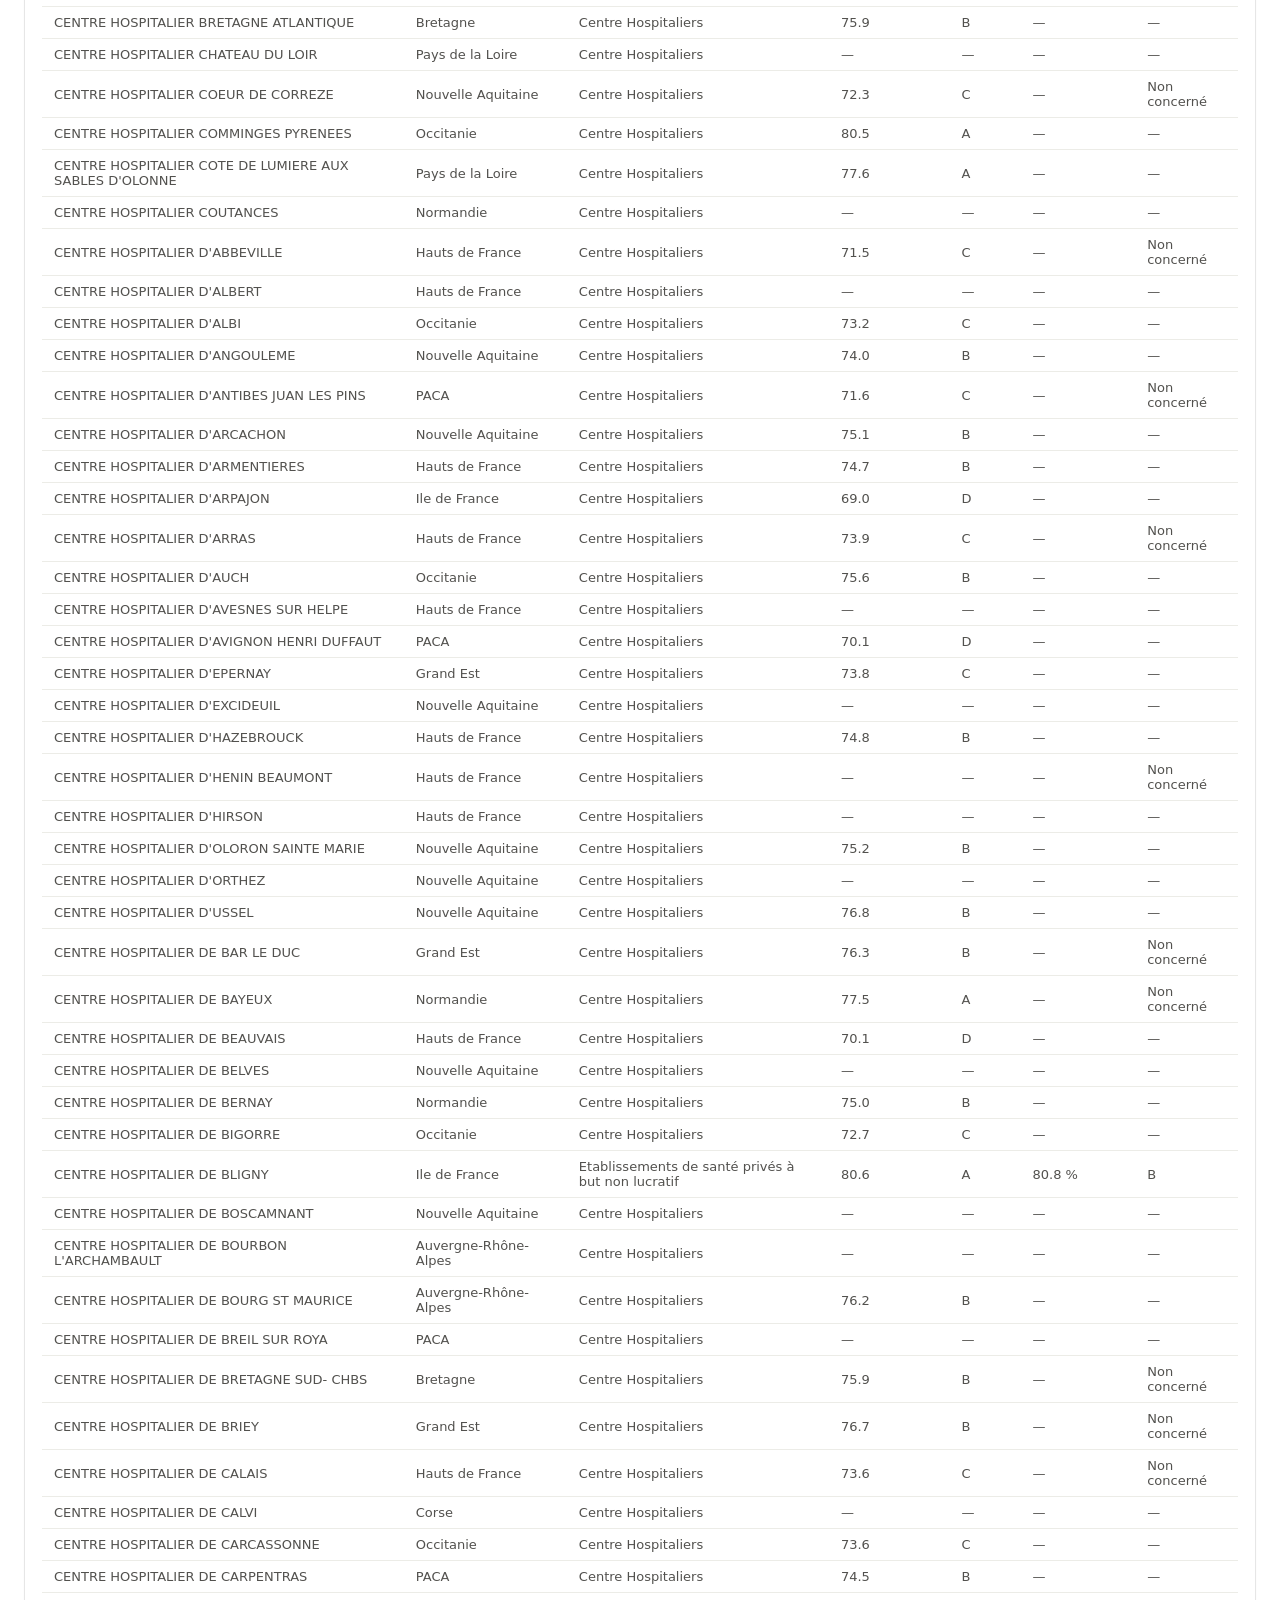
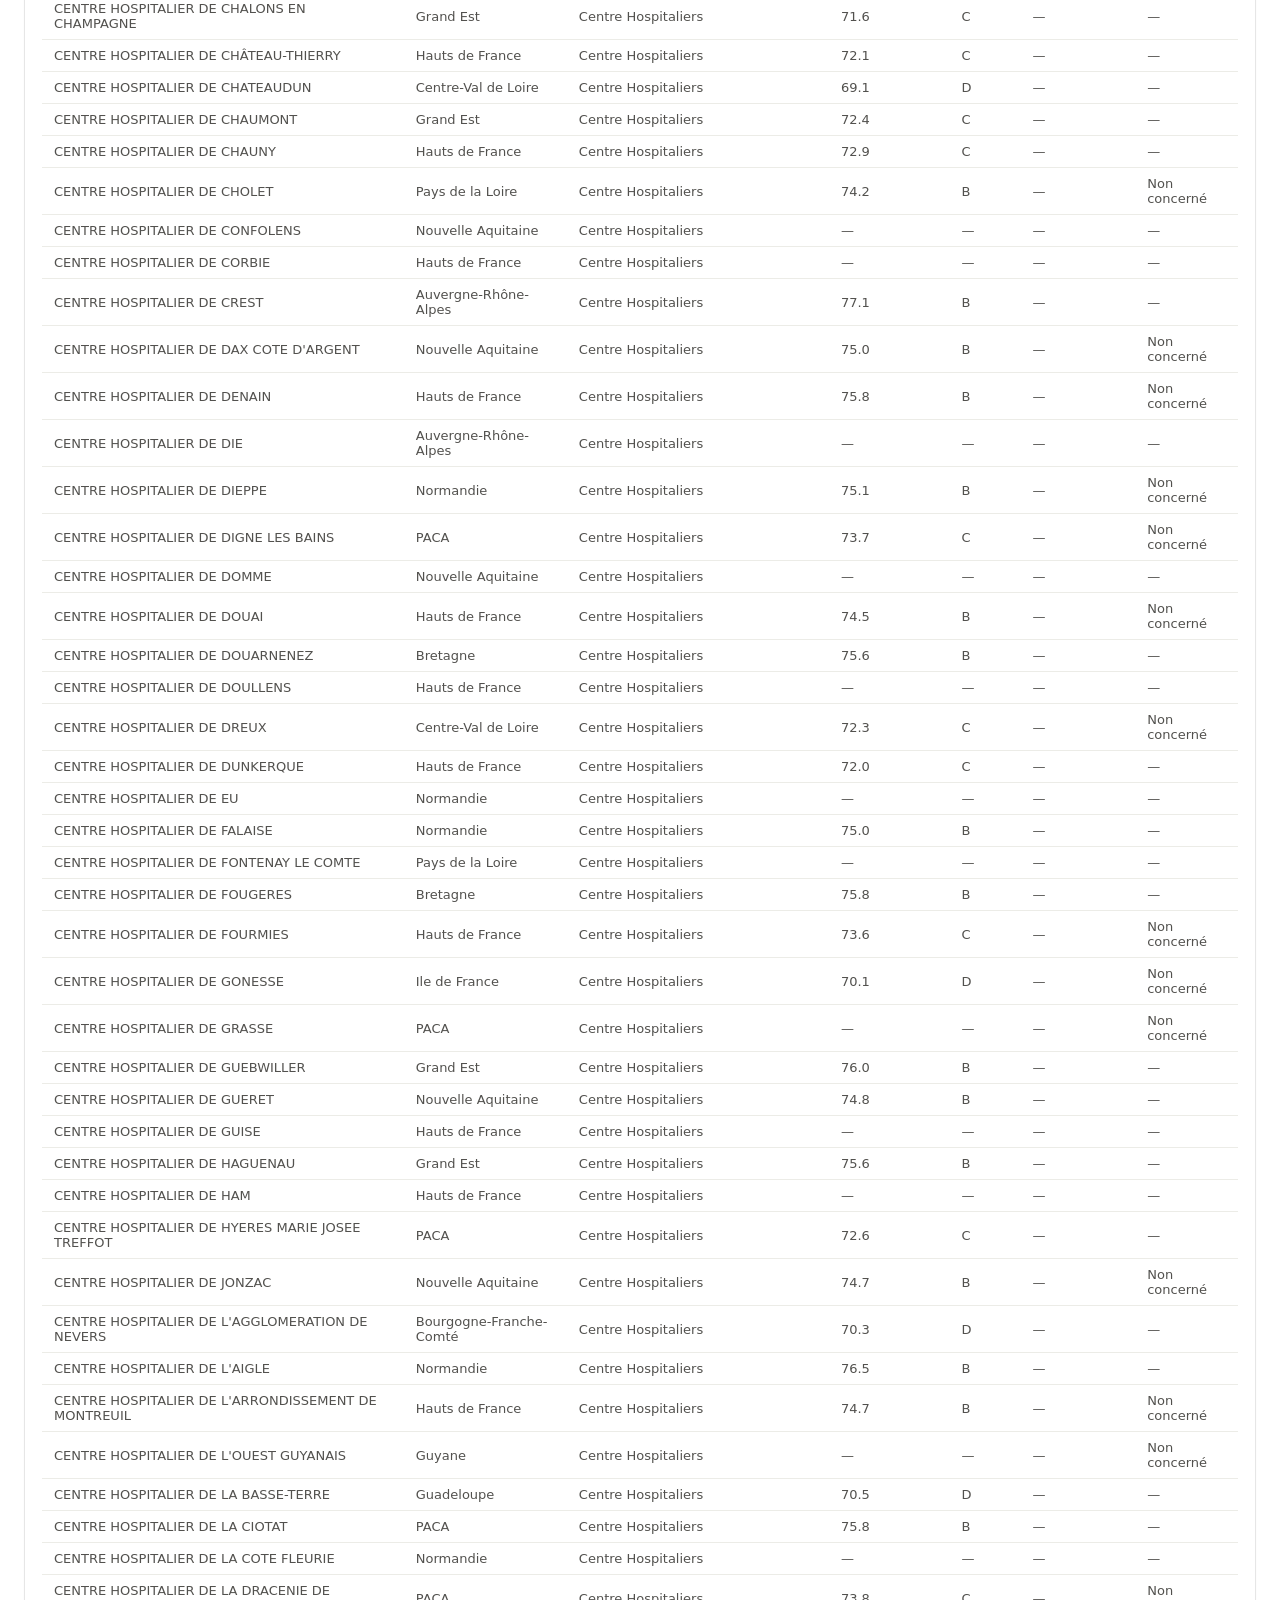
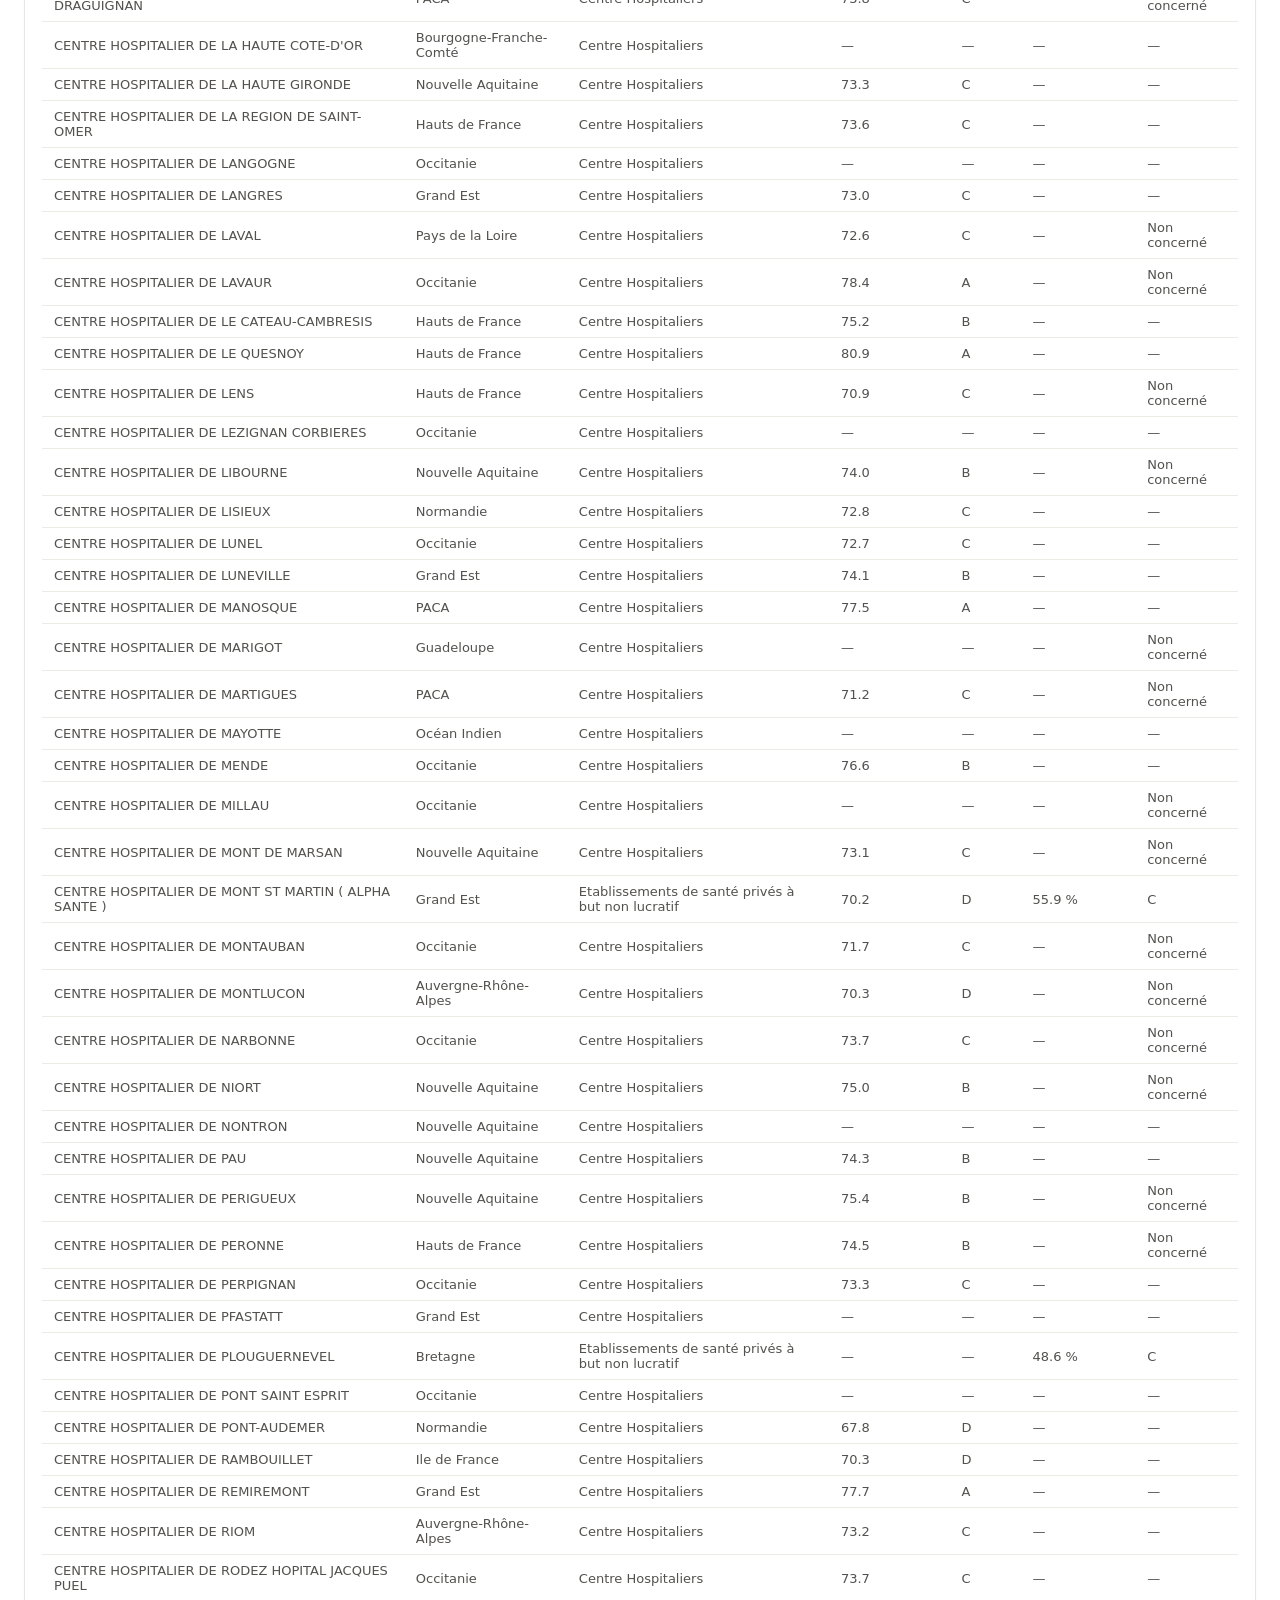
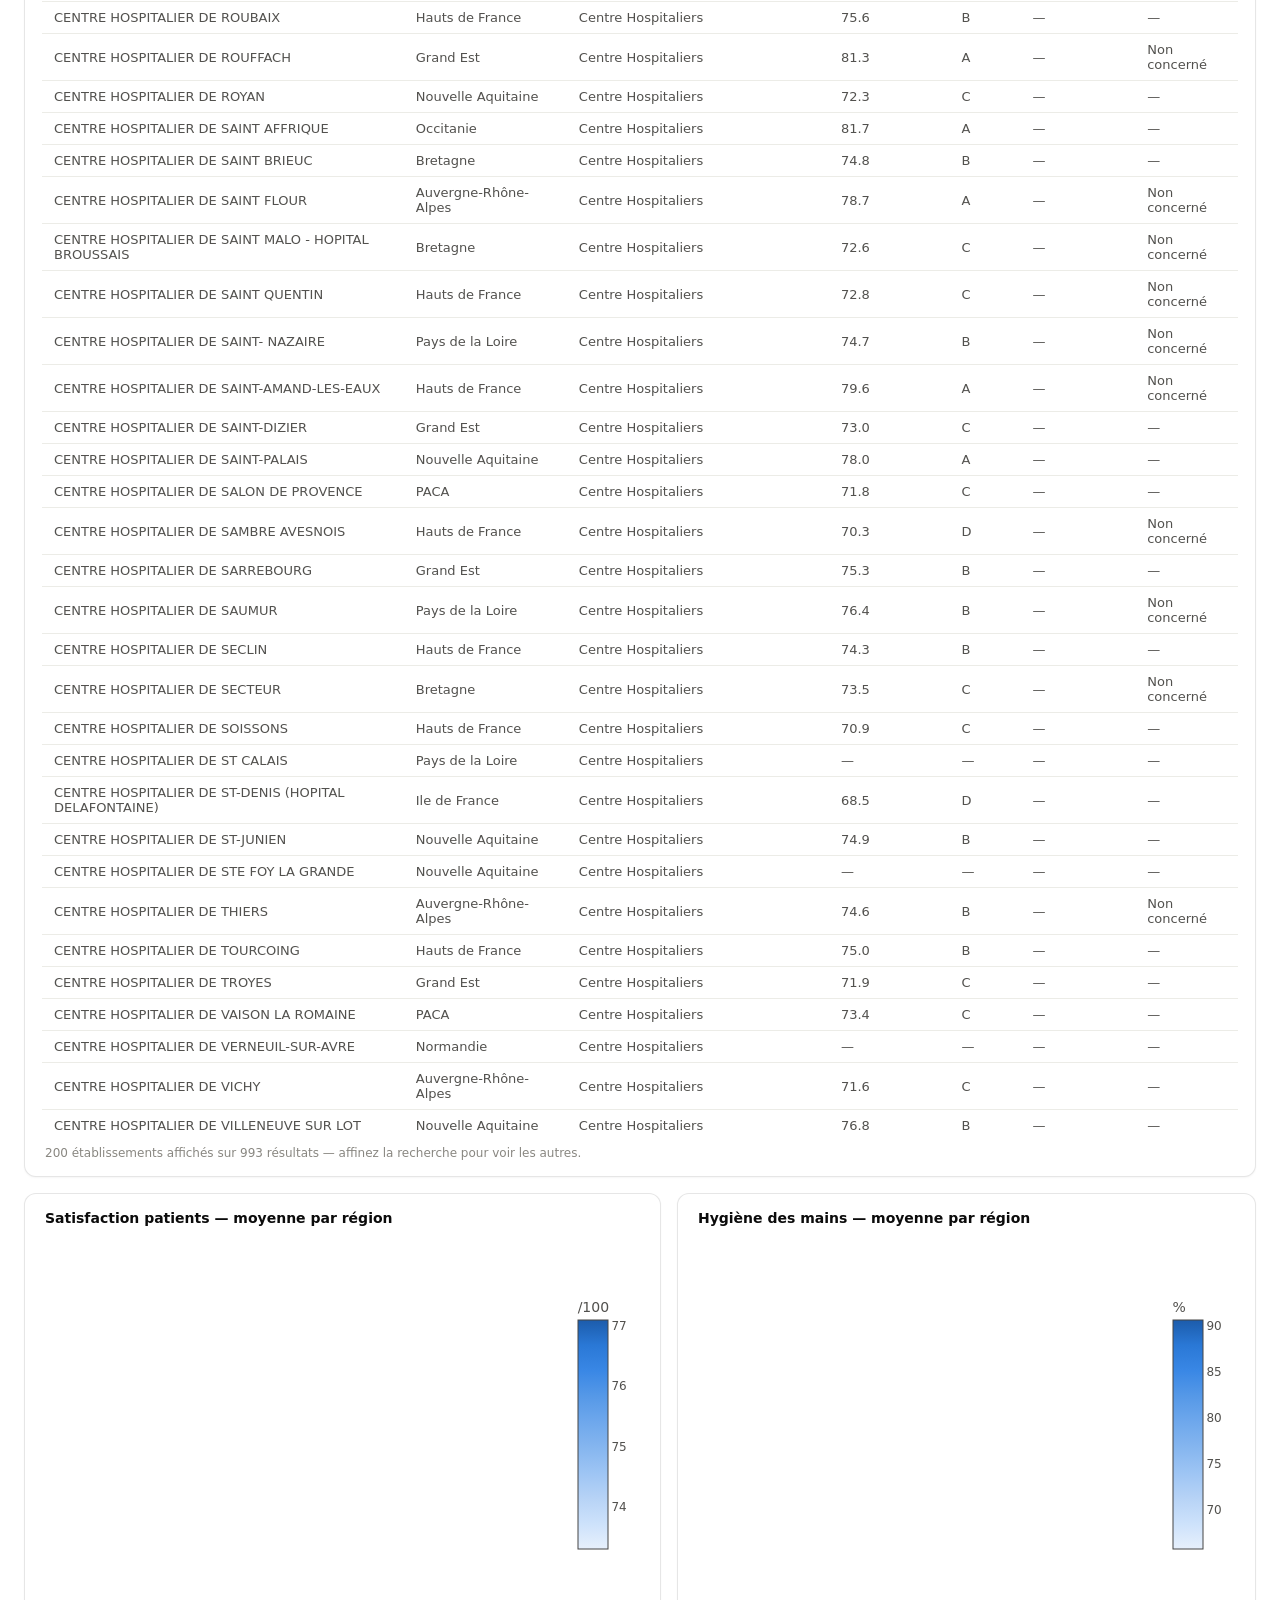
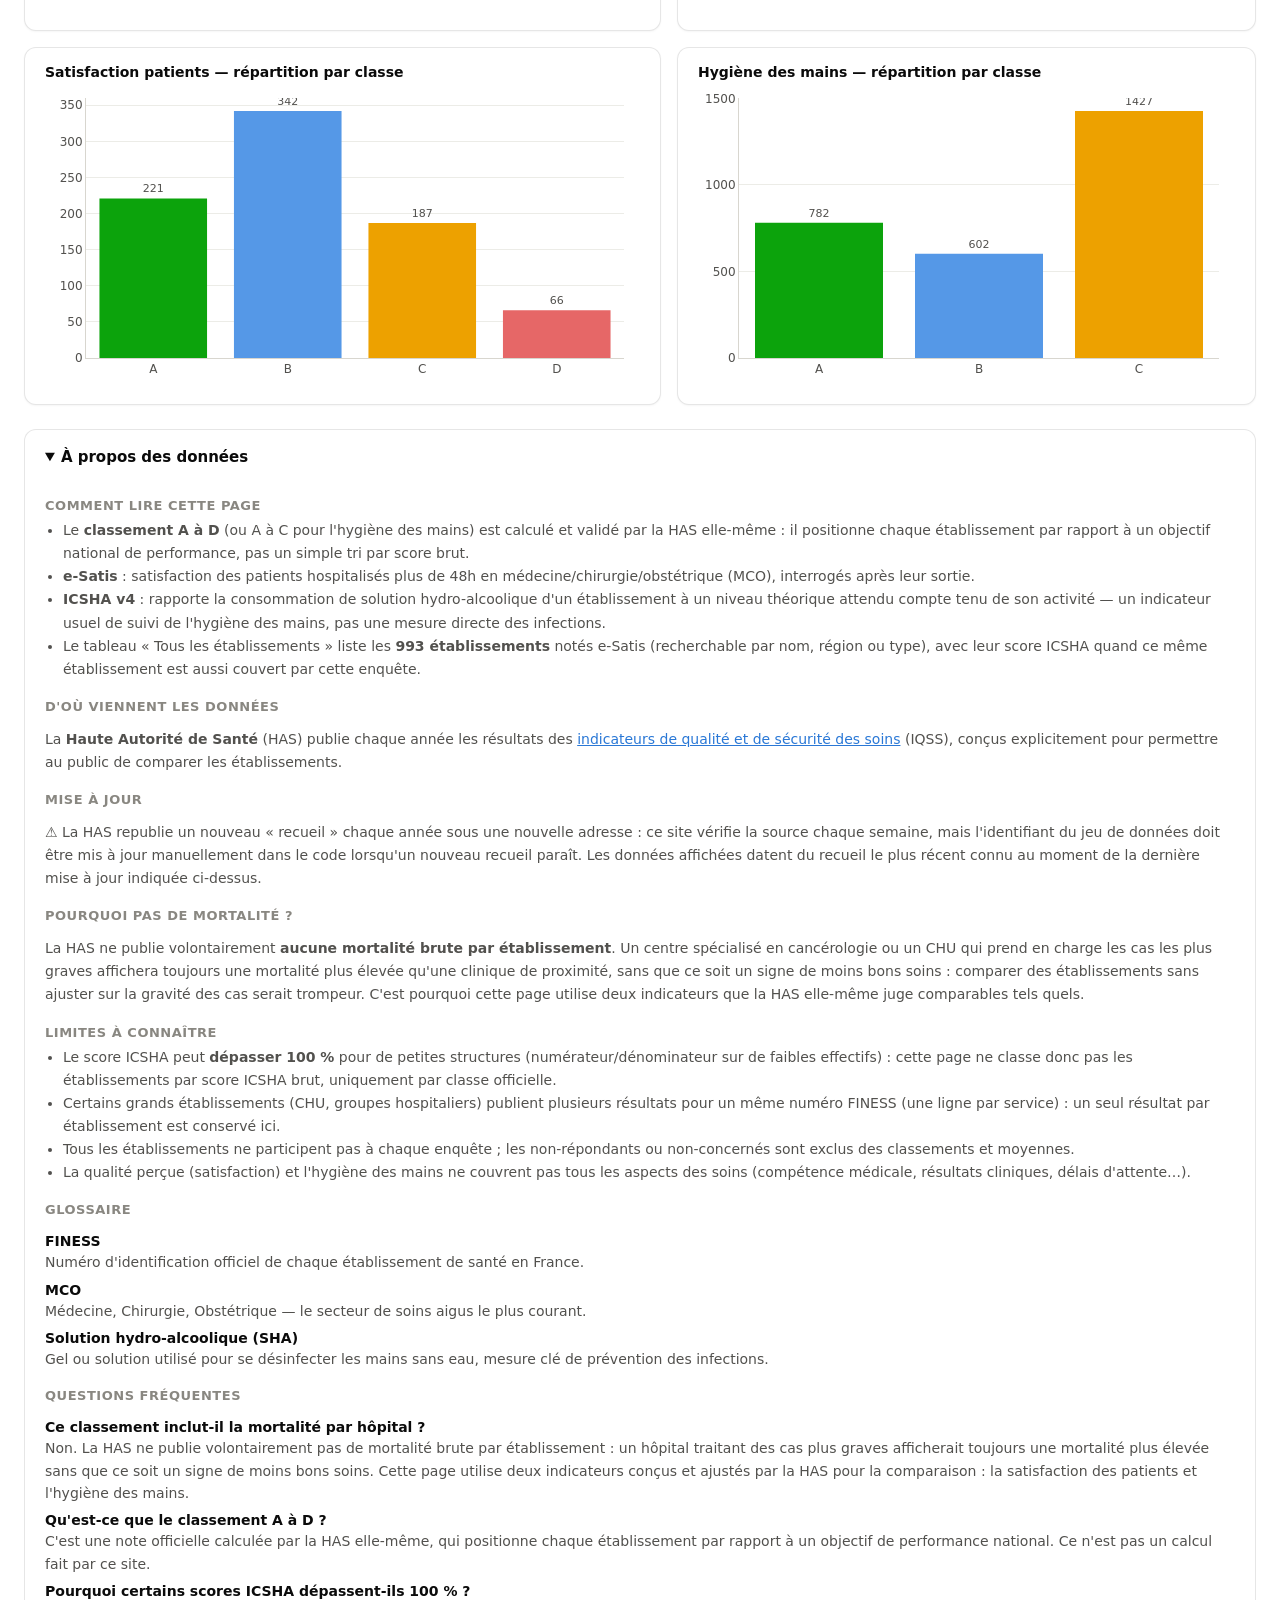
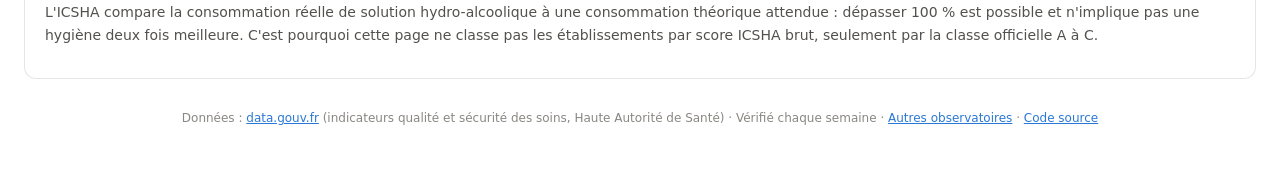
<file: website/hopitaux.html>
<!DOCTYPE html>
<html lang="fr">
<head>
  <meta charset="UTF-8" />
  <meta name="viewport" content="width=device-width, initial-scale=1.0" />
  <title>Classement des hôpitaux : satisfaction et hygiène (HAS) | France Data Lab</title>
  <meta name="description" content="Classement officiel des hôpitaux français par satisfaction des patients (e-Satis) et hygiène des mains (ICSHA), indicateurs publiés et validés par la Haute Autorité de Santé." />
  <meta name="robots" content="index, follow, max-image-preview:large, max-snippet:-1" />
  <meta name="theme-color" content="#2a78d6" />
  <meta name="author" content="Tatiana Tarasenko" />
  <link rel="canonical" href="https://tatianat13.github.io/france-data-lab/hopitaux.html" />
  <link rel="alternate" hreflang="fr" href="https://tatianat13.github.io/france-data-lab/hopitaux.html" />
  <link rel="alternate" hreflang="x-default" href="https://tatianat13.github.io/france-data-lab/hopitaux.html" />
  <link rel="icon" href="assets/favicon.svg" type="image/svg+xml" />
  <link rel="icon" href="assets/icon-512.png" sizes="512x512" type="image/png" />
  <link rel="apple-touch-icon" href="assets/icon-512.png" />
  <meta property="og:type" content="website" />
  <meta property="og:site_name" content="France Data Lab" />
  <meta property="og:locale" content="fr_FR" />
  <meta property="og:title" content="Classement des hôpitaux : satisfaction et hygiène (HAS) | France Data Lab" />
  <meta property="og:description" content="Classement officiel des hôpitaux français par satisfaction des patients (e-Satis) et hygiène des mains (ICSHA), indicateurs publiés et validés par la Haute Autorité de Santé." />
  <meta property="og:url" content="https://tatianat13.github.io/france-data-lab/hopitaux.html" />
  <meta property="og:image" content="https://tatianat13.github.io/france-data-lab/assets/og-hopitaux.png" />
  <meta property="og:image:width" content="1200" />
  <meta property="og:image:height" content="630" />
  <meta property="og:image:alt" content="Classement des hôpitaux : satisfaction et hygiène (HAS) | France Data Lab" />
  <meta name="twitter:card" content="summary_large_image" />
  <meta name="twitter:title" content="Classement des hôpitaux : satisfaction et hygiène (HAS) | France Data Lab" />
  <meta name="twitter:description" content="Classement officiel des hôpitaux français par satisfaction des patients (e-Satis) et hygiène des mains (ICSHA), indicateurs publiés et validés par la Haute Autorité de Santé." />
  <meta name="twitter:image" content="https://tatianat13.github.io/france-data-lab/assets/og-hopitaux.png" />
  <link rel="preconnect" href="https://cdn.plot.ly" crossorigin />
  <link rel="stylesheet" href="assets/style.css" />
  <script type="application/ld+json">{"@context": "https://schema.org", "@type": "WebSite", "name": "France Data Lab", "url": "https://tatianat13.github.io/france-data-lab/", "inLanguage": "fr-FR", "description": "Observatoires interactifs bâtis sur des données ouvertes françaises."}</script>
  <script type="application/ld+json">{"@context": "https://schema.org", "@type": "BreadcrumbList", "itemListElement": [{"@type": "ListItem", "position": 1, "name": "Accueil", "item": "https://tatianat13.github.io/france-data-lab/"}, {"@type": "ListItem", "position": 2, "name": "Hôpitaux", "item": "https://tatianat13.github.io/france-data-lab/hopitaux.html"}]}</script>
  <script type="application/ld+json">{"@context": "https://schema.org", "@type": "WebPage", "name": "Classement des hôpitaux : satisfaction et hygiène (HAS) | France Data Lab", "url": "https://tatianat13.github.io/france-data-lab/hopitaux.html", "description": "Classement officiel des hôpitaux français par satisfaction des patients (e-Satis) et hygiène des mains (ICSHA), indicateurs publiés et validés par la Haute Autorité de Santé.", "inLanguage": "fr-FR", "isPartOf": {"@type": "WebSite", "url": "https://tatianat13.github.io/france-data-lab/", "name": "France Data Lab"}}</script>
  <script type="application/ld+json">{"@context": "https://schema.org", "@type": "Dataset", "name": "Indicateurs qualité des établissements de santé (e-Satis, ICSHA) — HAS", "description": "Résultats officiels des indicateurs de qualité et de sécurité des soins par établissement : satisfaction des patients (e-Satis) et hygiène des mains (ICSHA v4), avec classement A à D calculé et ajusté par la Haute Autorité de Santé.", "url": "https://tatianat13.github.io/france-data-lab/hopitaux.html", "inLanguage": "fr-FR", "keywords": ["hôpital", "santé", "HAS", "e-Satis", "ICSHA", "qualité des soins", "satisfaction patient"], "creator": {"@type": "Organization", "name": "Haute Autorité de Santé"}, "isBasedOn": "https://www.data.gouv.fr/datasets/66e936005e9b27856ef160d1/", "spatialCoverage": {"@type": "Place", "name": "France"}, "isAccessibleForFree": true, "distribution": [{"@type": "DataDownload", "encodingFormat": "application/json", "contentUrl": "https://tatianat13.github.io/france-data-lab/data/hopitaux_esatis_top.json"}, {"@type": "DataDownload", "encodingFormat": "application/json", "contentUrl": "https://tatianat13.github.io/france-data-lab/data/hopitaux_esatis_region.json"}, {"@type": "DataDownload", "encodingFormat": "application/json", "contentUrl": "https://tatianat13.github.io/france-data-lab/data/hopitaux_etablissements.json"}]}</script>
  <script type="application/ld+json">{"@context": "https://schema.org", "@type": "FAQPage", "mainEntity": [{"@type": "Question", "name": "Ce classement inclut-il la mortalité par hôpital ?", "acceptedAnswer": {"@type": "Answer", "text": "Non. La HAS ne publie volontairement pas de mortalité brute par établissement : un hôpital traitant des cas plus graves afficherait toujours une mortalité plus élevée sans que ce soit un signe de moins bons soins. Cette page utilise deux indicateurs conçus et ajustés par la HAS pour la comparaison : la satisfaction des patients et l'hygiène des mains."}}, {"@type": "Question", "name": "Qu'est-ce que le classement A à D ?", "acceptedAnswer": {"@type": "Answer", "text": "C'est une note officielle calculée par la HAS elle-même, qui positionne chaque établissement par rapport à un objectif de performance national. Ce n'est pas un calcul fait par ce site."}}, {"@type": "Question", "name": "Pourquoi certains scores ICSHA dépassent-ils 100 % ?", "acceptedAnswer": {"@type": "Answer", "text": "L'ICSHA compare la consommation réelle de solution hydro-alcoolique à une consommation théorique attendue : dépasser 100 % est possible et n'implique pas une hygiène deux fois meilleure. C'est pourquoi cette page ne classe pas les établissements par score ICSHA brut, seulement par la classe officielle A à C."}}]}</script>
</head>
<body>
  <main class="app-shell">
    <nav class="site-nav" aria-label="Navigation principale">
      <a href="index.html">Accueil</a>
      <a href="immobilier.html">Immobilier</a>
      <a href="emploi.html">Emploi</a>
      <a href="energie.html">Énergie</a>
      <a href="air.html">Air</a>
      <a href="fuites.html">Fuites de données</a>
      <a href="urgences.html">Urgences</a>
      <a href="hopitaux.html" class="active">Hôpitaux</a>
      <a href="accidents.html">Accidents</a>
    </nav>
    <div class="app-header">
      <div>
        <h1 class="app-title">Classement des hôpitaux 🇫🇷</h1>
        <p class="app-subtitle">Satisfaction des patients et hygiène des mains — Haute Autorité de Santé</p>
      </div>
      <div class="app-meta" id="last-updated"></div>
    </div>

    <noscript><p class="loading">Cette page affiche des graphiques interactifs et nécessite JavaScript. Les explications sur les données restent lisibles ci-dessous.</p></noscript>
    <div id="app-loading" class="loading">Chargement des données…</div>

    <div id="app-content" class="hidden">
      <div class="kpi-row" id="kpi-row"></div>

      <div class="insights" id="insights"></div>

      <div class="chart-card full-width">
        <div class="chart-title" role="heading" aria-level="2">Les 20 hôpitaux les mieux notés par leurs patients (e-Satis)</div>
        <div id="top-graph" role="img" aria-label="Classement des 20 établissements ayant le meilleur score de satisfaction patient e-Satis"></div>
        <p class="chart-note">Score de satisfaction ajusté sur 100, calculé par la HAS à partir des réponses des patients hospitalisés plus de 48h. Un seul résultat par établissement (FINESS).</p>
      </div>

      <div class="chart-card full-width">
        <div class="chart-title" role="heading" aria-level="2">Tous les établissements notés (e-Satis / ICSHA)</div>
        <input type="search" id="etab-search" class="etab-search" placeholder="Rechercher un établissement, une région, un type…" aria-label="Rechercher un établissement" />
        <div style="overflow-x: auto;">
          <table class="dvf-table" id="etab-table">
            <thead>
              <tr>
                <th data-col="nom">Établissement</th>
                <th data-col="region">Région</th>
                <th data-col="type">Type</th>
                <th data-col="score_esatis">Score e-Satis</th>
                <th data-col="classe_esatis">Classe</th>
                <th data-col="score_icsha">Score ICSHA</th>
                <th data-col="classe_icsha">Classe</th>
              </tr>
            </thead>
            <tbody id="etab-table-body"></tbody>
          </table>
        </div>
        <p class="chart-note" id="etab-count"></p>
      </div>

      <div class="charts-grid">
        <div class="chart-card">
          <div class="chart-title" role="heading" aria-level="2">Satisfaction patients — moyenne par région</div>
          <div id="map-esatis-graph" role="img" aria-label="Carte du score moyen de satisfaction patient e-Satis par région"></div>
        </div>
        <div class="chart-card">
          <div class="chart-title" role="heading" aria-level="2">Hygiène des mains — moyenne par région</div>
          <div id="map-icsha-graph" role="img" aria-label="Carte du score moyen d'hygiène des mains ICSHA par région"></div>
        </div>
      </div>

      <div class="charts-grid">
        <div class="chart-card">
          <div class="chart-title" role="heading" aria-level="2">Satisfaction patients — répartition par classe</div>
          <div id="dist-esatis-graph" role="img" aria-label="Nombre d'établissements par classe officielle A à D pour la satisfaction patient"></div>
        </div>
        <div class="chart-card">
          <div class="chart-title" role="heading" aria-level="2">Hygiène des mains — répartition par classe</div>
          <div id="dist-icsha-graph" role="img" aria-label="Nombre d'établissements par classe officielle A à C pour l'hygiène des mains"></div>
        </div>
      </div>
    </div>

    <details class="doc" open>
      <summary>À propos des données</summary>
      <h3>Comment lire cette page</h3>
      <ul>
        <li>Le <strong>classement A à D</strong> (ou A à C pour l'hygiène des mains) est calculé et validé par la HAS elle-même : il positionne chaque établissement par rapport à un objectif national de performance, pas un simple tri par score brut.</li>
        <li><strong>e-Satis</strong> : satisfaction des patients hospitalisés plus de 48h en médecine/chirurgie/obstétrique (MCO), interrogés après leur sortie.</li>
        <li><strong>ICSHA v4</strong> : rapporte la consommation de solution hydro-alcoolique d'un établissement à un niveau théorique attendu compte tenu de son activité — un indicateur usuel de suivi de l'hygiène des mains, pas une mesure directe des infections.</li>
        <li>Le tableau « Tous les établissements » liste les <strong>993 établissements</strong> notés e-Satis (recherchable par nom, région ou type), avec leur score ICSHA quand ce même établissement est aussi couvert par cette enquête.</li>
      </ul>
      <h3>D'où viennent les données</h3>
      <p>La <strong>Haute Autorité de Santé</strong> (HAS) publie chaque année les résultats des <a href="https://www.data.gouv.fr/datasets/66e936005e9b27856ef160d1/" target="_blank" rel="noopener">indicateurs de qualité et de sécurité des soins</a> (IQSS), conçus explicitement pour permettre au public de comparer les établissements.</p>
      <h3>Mise à jour</h3>
      <p>⚠️ La HAS republie un nouveau « recueil » chaque année sous une nouvelle adresse : ce site vérifie la source chaque semaine, mais l'identifiant du jeu de données doit être mis à jour manuellement dans le code lorsqu'un nouveau recueil paraît. Les données affichées datent du recueil le plus récent connu au moment de la dernière mise à jour indiquée ci-dessus.</p>
      <h3>Pourquoi pas de mortalité ?</h3>
      <p>La HAS ne publie volontairement <strong>aucune mortalité brute par établissement</strong>. Un centre spécialisé en cancérologie ou un CHU qui prend en charge les cas les plus graves affichera toujours une mortalité plus élevée qu'une clinique de proximité, sans que ce soit un signe de moins bons soins : comparer des établissements sans ajuster sur la gravité des cas serait trompeur. C'est pourquoi cette page utilise deux indicateurs que la HAS elle-même juge comparables tels quels.</p>
      <h3>Limites à connaître</h3>
      <ul>
        <li>Le score ICSHA peut <strong>dépasser 100 %</strong> pour de petites structures (numérateur/dénominateur sur de faibles effectifs) : cette page ne classe donc pas les établissements par score ICSHA brut, uniquement par classe officielle.</li>
        <li>Certains grands établissements (CHU, groupes hospitaliers) publient plusieurs résultats pour un même numéro FINESS (une ligne par service) : un seul résultat par établissement est conservé ici.</li>
        <li>Tous les établissements ne participent pas à chaque enquête ; les non-répondants ou non-concernés sont exclus des classements et moyennes.</li>
        <li>La qualité perçue (satisfaction) et l'hygiène des mains ne couvrent pas tous les aspects des soins (compétence médicale, résultats cliniques, délais d'attente…).</li>
      </ul>
      <h3>Glossaire</h3>
      <dl>
        <dt>FINESS</dt><dd>Numéro d'identification officiel de chaque établissement de santé en France.</dd>
        <dt>MCO</dt><dd>Médecine, Chirurgie, Obstétrique — le secteur de soins aigus le plus courant.</dd>
        <dt>Solution hydro-alcoolique (SHA)</dt><dd>Gel ou solution utilisé pour se désinfecter les mains sans eau, mesure clé de prévention des infections.</dd>
      </dl>
      <h3>Questions fréquentes</h3>
      <dl>
        <dt>Ce classement inclut-il la mortalité par hôpital ?</dt><dd>Non. La HAS ne publie volontairement pas de mortalité brute par établissement : un hôpital traitant des cas plus graves afficherait toujours une mortalité plus élevée sans que ce soit un signe de moins bons soins. Cette page utilise deux indicateurs conçus et ajustés par la HAS pour la comparaison : la satisfaction des patients et l'hygiène des mains.</dd>
        <dt>Qu'est-ce que le classement A à D ?</dt><dd>C'est une note officielle calculée par la HAS elle-même, qui positionne chaque établissement par rapport à un objectif de performance national. Ce n'est pas un calcul fait par ce site.</dd>
        <dt>Pourquoi certains scores ICSHA dépassent-ils 100 % ?</dt><dd>L'ICSHA compare la consommation réelle de solution hydro-alcoolique à une consommation théorique attendue : dépasser 100 % est possible et n'implique pas une hygiène deux fois meilleure. C'est pourquoi cette page ne classe pas les établissements par score ICSHA brut, seulement par la classe officielle A à C.</dd>
      </dl>
      <div class="doc-bottom"></div>
    </details>

    <div class="app-footer">
      Données : <a href="https://www.data.gouv.fr/" target="_blank" rel="noopener">data.gouv.fr</a>
      (indicateurs qualité et sécurité des soins, Haute Autorité de Santé) · Vérifié chaque semaine ·
      <a href="index.html">Autres observatoires</a> ·
      <a href="https://github.com/TatianaT13/france-data-lab" target="_blank" rel="noopener">Code source</a>
    </div>
  </main>

  <script src="https://cdn.plot.ly/plotly-2.35.2.min.js" defer></script>
  <script src="assets/hopitaux.js" defer></script>
</body>
</html>
</file>
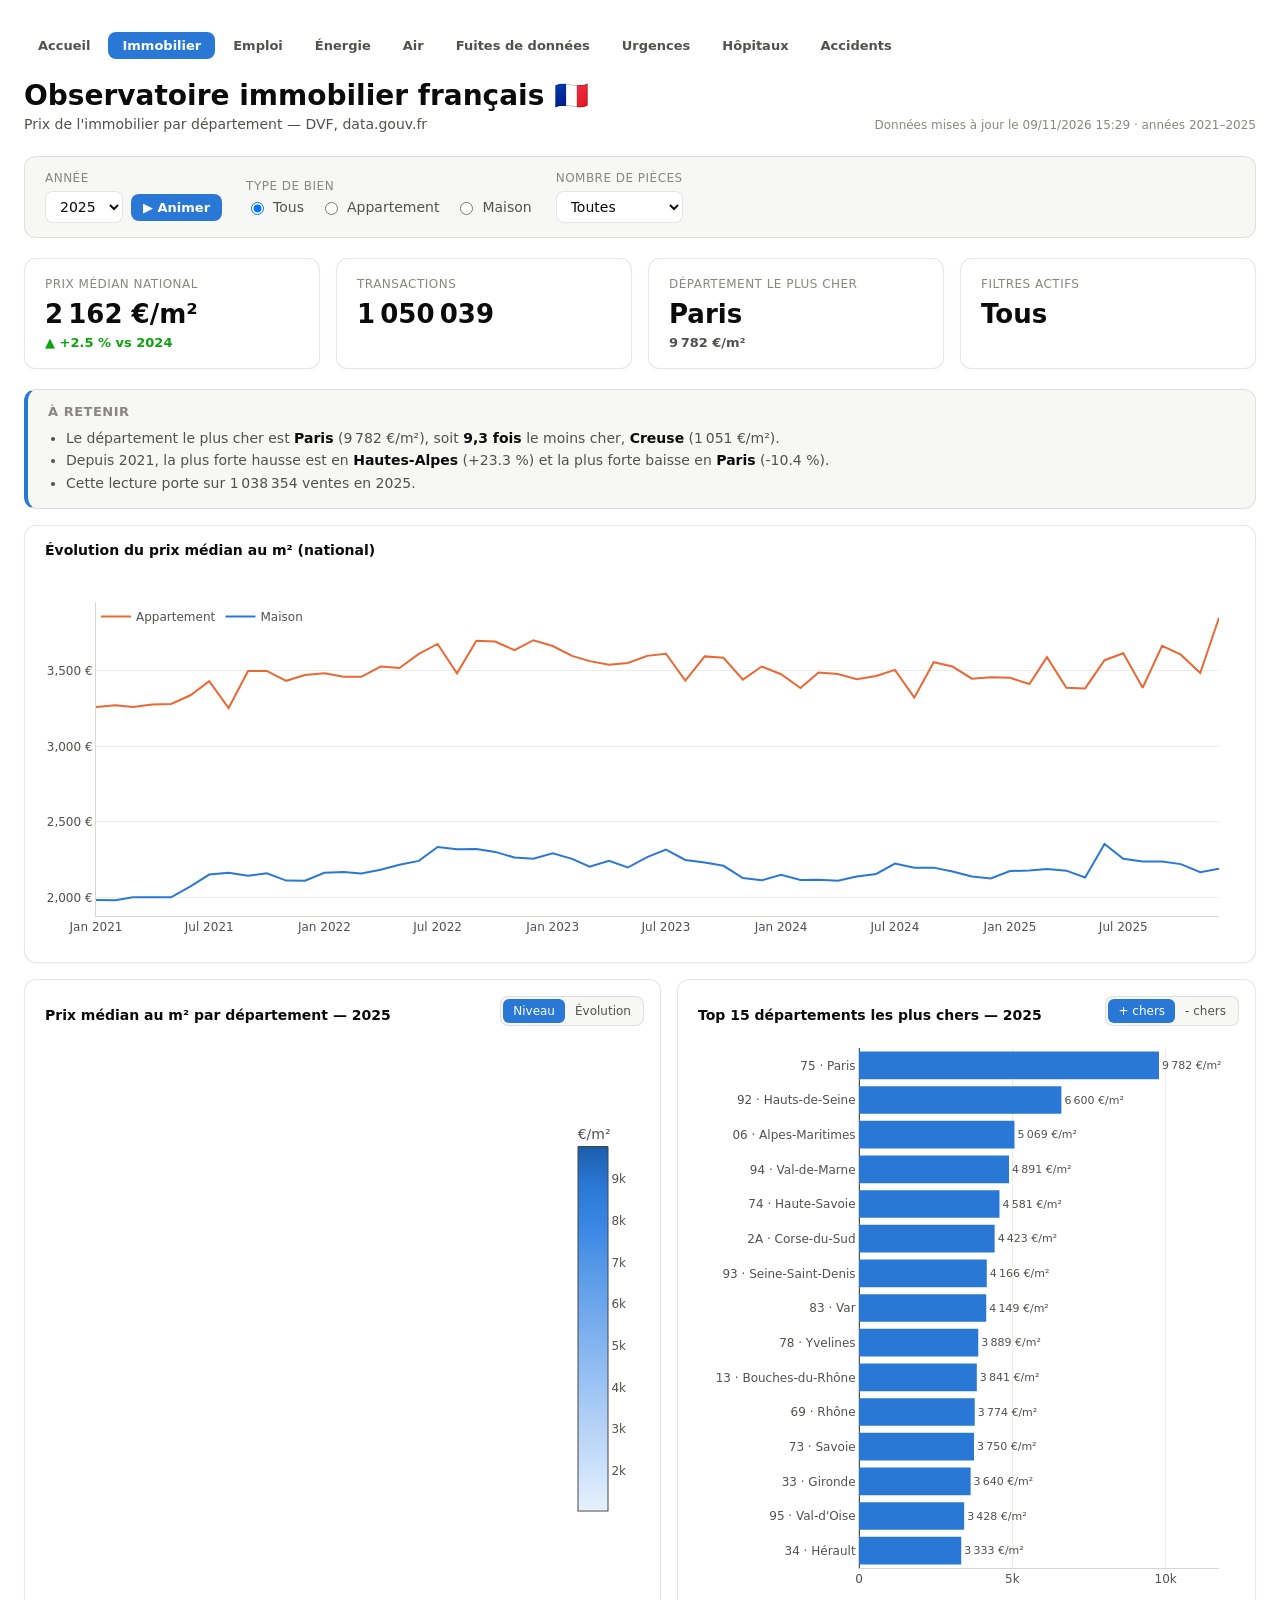
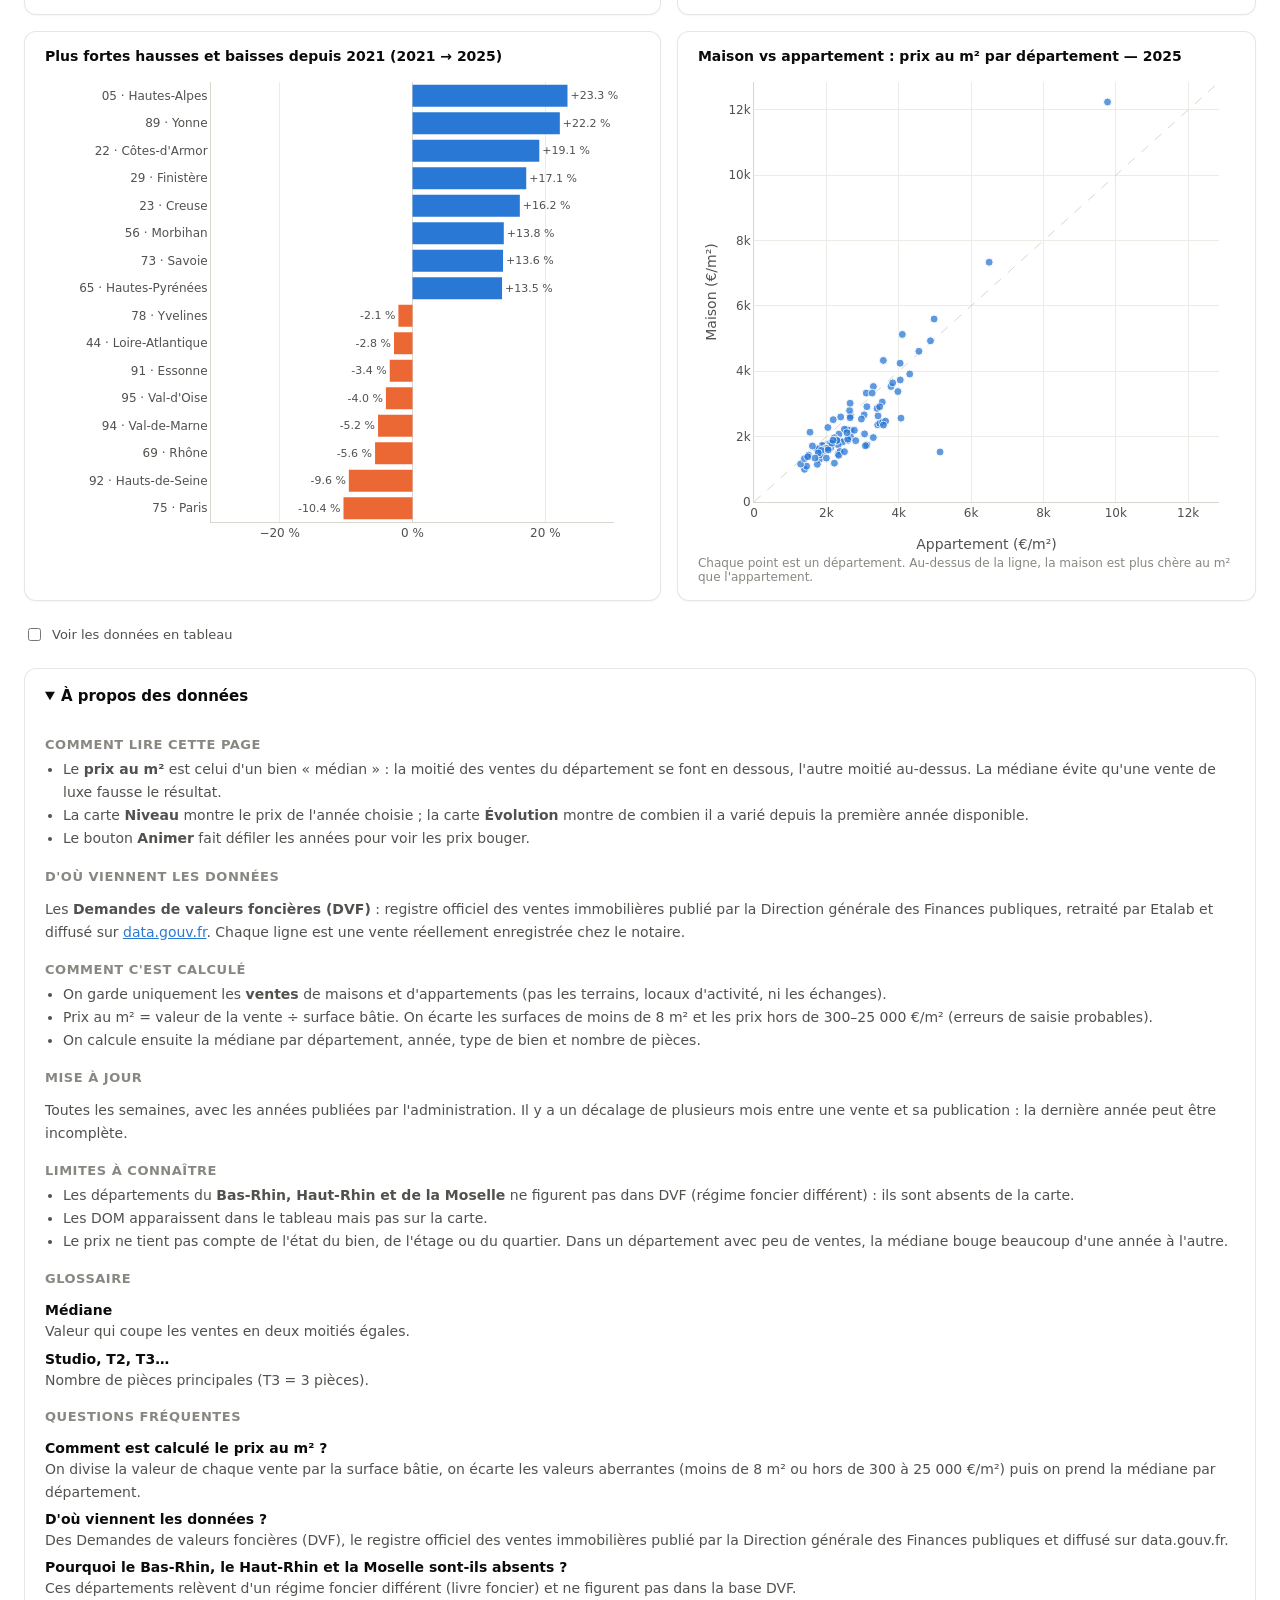
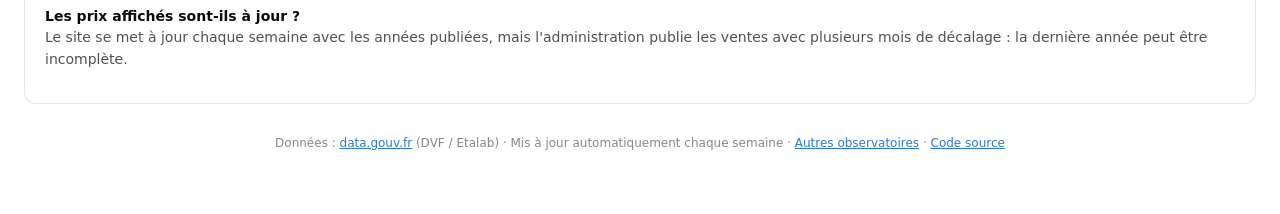
<file: website/immobilier.html>
<!DOCTYPE html>
<html lang="fr">
<head>
  <meta charset="UTF-8" />
  <meta name="viewport" content="width=device-width, initial-scale=1.0" />
  <title>Prix de l'immobilier par département (DVF) | France Data Lab</title>
  <meta name="description" content="Prix au m² des maisons et appartements par département en France, de 2021 à aujourd'hui : carte animée, évolutions, classement. Données DVF officielles." />
  <meta name="robots" content="index, follow, max-image-preview:large, max-snippet:-1" />
  <meta name="theme-color" content="#2a78d6" />
  <meta name="author" content="Tatiana Tarasenko" />
  <link rel="canonical" href="https://tatianat13.github.io/france-data-lab/immobilier.html" />
  <link rel="alternate" hreflang="fr" href="https://tatianat13.github.io/france-data-lab/immobilier.html" />
  <link rel="alternate" hreflang="x-default" href="https://tatianat13.github.io/france-data-lab/immobilier.html" />
  <link rel="icon" href="assets/favicon.svg" type="image/svg+xml" />
  <link rel="icon" href="assets/icon-512.png" sizes="512x512" type="image/png" />
  <link rel="apple-touch-icon" href="assets/icon-512.png" />
  <meta property="og:type" content="website" />
  <meta property="og:site_name" content="France Data Lab" />
  <meta property="og:locale" content="fr_FR" />
  <meta property="og:title" content="Prix de l'immobilier par département (DVF) | France Data Lab" />
  <meta property="og:description" content="Prix au m² des maisons et appartements par département en France, de 2021 à aujourd'hui : carte animée, évolutions, classement. Données DVF officielles." />
  <meta property="og:url" content="https://tatianat13.github.io/france-data-lab/immobilier.html" />
  <meta property="og:image" content="https://tatianat13.github.io/france-data-lab/assets/og-immobilier.png" />
  <meta property="og:image:width" content="1200" />
  <meta property="og:image:height" content="630" />
  <meta property="og:image:alt" content="Prix de l'immobilier par département (DVF) | France Data Lab" />
  <meta name="twitter:card" content="summary_large_image" />
  <meta name="twitter:title" content="Prix de l'immobilier par département (DVF) | France Data Lab" />
  <meta name="twitter:description" content="Prix au m² des maisons et appartements par département en France, de 2021 à aujourd'hui : carte animée, évolutions, classement. Données DVF officielles." />
  <meta name="twitter:image" content="https://tatianat13.github.io/france-data-lab/assets/og-immobilier.png" />
  <link rel="preconnect" href="https://cdn.plot.ly" crossorigin />
  <link rel="stylesheet" href="assets/style.css" />
  <script type="application/ld+json">{"@context": "https://schema.org", "@type": "WebSite", "name": "France Data Lab", "url": "https://tatianat13.github.io/france-data-lab/", "inLanguage": "fr-FR", "description": "Quatre observatoires interactifs bâtis sur des données ouvertes françaises : prix de l'immobilier, chômage, mix électrique et qualité de l'air, par département ou région."}</script>
  <script type="application/ld+json">{"@context": "https://schema.org", "@type": "BreadcrumbList", "itemListElement": [{"@type": "ListItem", "position": 1, "name": "Accueil", "item": "https://tatianat13.github.io/france-data-lab/"}, {"@type": "ListItem", "position": 2, "name": "Immobilier", "item": "https://tatianat13.github.io/france-data-lab/immobilier.html"}]}</script>
  <script type="application/ld+json">{"@context": "https://schema.org", "@type": "WebPage", "name": "Prix de l'immobilier par département (DVF) | France Data Lab", "url": "https://tatianat13.github.io/france-data-lab/immobilier.html", "description": "Prix au m² des maisons et appartements par département en France, de 2021 à aujourd'hui : carte animée, évolutions, classement. Données DVF officielles.", "inLanguage": "fr-FR", "isPartOf": {"@type": "WebSite", "url": "https://tatianat13.github.io/france-data-lab/", "name": "France Data Lab"}}</script>
  <script type="application/ld+json">{"@context": "https://schema.org", "@type": "Dataset", "name": "Prix de l'immobilier par département en France (DVF, agrégé)", "description": "Prix médian au m² des ventes de maisons et d'appartements par département, année, type de bien et nombre de pièces, calculé à partir des Demandes de valeurs foncières (DVF).", "url": "https://tatianat13.github.io/france-data-lab/immobilier.html", "inLanguage": "fr-FR", "keywords": ["immobilier", "prix au m²", "DVF", "département", "maison", "appartement"], "creator": {"@type": "Organization", "name": "Direction générale des Finances publiques / Etalab"}, "isBasedOn": "https://www.data.gouv.fr/datasets/demandes-de-valeurs-foncieres-geolocalisees/", "temporalCoverage": "2021-01-01/..", "spatialCoverage": {"@type": "Place", "name": "France"}, "isAccessibleForFree": true, "distribution": [{"@type": "DataDownload", "encodingFormat": "application/json", "contentUrl": "https://tatianat13.github.io/france-data-lab/data/dvf_dept_year.json"}, {"@type": "DataDownload", "encodingFormat": "application/json", "contentUrl": "https://tatianat13.github.io/france-data-lab/data/dvf_month.json"}], "license": "https://www.etalab.gouv.fr/licence-ouverte-open-licence/"}</script>
  <script type="application/ld+json">{"@context": "https://schema.org", "@type": "FAQPage", "mainEntity": [{"@type": "Question", "name": "Comment est calculé le prix au m² ?", "acceptedAnswer": {"@type": "Answer", "text": "On divise la valeur de chaque vente par la surface bâtie, on écarte les valeurs aberrantes (moins de 8 m² ou hors de 300 à 25 000 €/m²) puis on prend la médiane par département."}}, {"@type": "Question", "name": "D'où viennent les données ?", "acceptedAnswer": {"@type": "Answer", "text": "Des Demandes de valeurs foncières (DVF), le registre officiel des ventes immobilières publié par la Direction générale des Finances publiques et diffusé sur data.gouv.fr."}}, {"@type": "Question", "name": "Pourquoi le Bas-Rhin, le Haut-Rhin et la Moselle sont-ils absents ?", "acceptedAnswer": {"@type": "Answer", "text": "Ces départements relèvent d'un régime foncier différent (livre foncier) et ne figurent pas dans la base DVF."}}, {"@type": "Question", "name": "Les prix affichés sont-ils à jour ?", "acceptedAnswer": {"@type": "Answer", "text": "Le site se met à jour chaque semaine avec les années publiées, mais l'administration publie les ventes avec plusieurs mois de décalage : la dernière année peut être incomplète."}}]}</script>
</head>
<body>
  <main class="app-shell">
    <nav class="site-nav" aria-label="Navigation principale">
      <a href="index.html">Accueil</a>
      <a href="immobilier.html" class="active">Immobilier</a>
      <a href="emploi.html">Emploi</a>
      <a href="energie.html">Énergie</a>
      <a href="air.html">Air</a>
      <a href="fuites.html">Fuites de données</a>
      <a href="urgences.html">Urgences</a>
      <a href="hopitaux.html">Hôpitaux</a>
      <a href="accidents.html">Accidents</a>
    </nav>
    <div class="app-header">
      <div>
        <h1 class="app-title">Observatoire immobilier français 🇫🇷</h1>
        <p class="app-subtitle">Prix de l'immobilier par département — DVF, data.gouv.fr</p>
      </div>
      <div class="app-meta" id="last-updated"></div>
    </div>

    <noscript><p class="loading">Cette page affiche des graphiques interactifs et nécessite JavaScript. Les explications sur les données restent lisibles ci-dessous.</p></noscript>
    <div id="app-loading" class="loading">Chargement des données…</div>

    <div id="app-content" class="hidden">
      <div class="filters-row">
        <div class="filter-group">
          <label class="filter-label" for="year-select">Année</label>
          <div class="year-play-row">
            <select id="year-select"></select>
            <button type="button" id="play-btn" class="play-btn" title="Animer l'évolution année par année">▶ Animer</button>
          </div>
        </div>
        <div class="filter-group">
          <span class="filter-label">Type de bien</span>
          <div class="radio-group">
            <label><input type="radio" name="type" value="Tous" checked /> Tous</label>
            <label><input type="radio" name="type" value="Appartement" /> Appartement</label>
            <label><input type="radio" name="type" value="Maison" /> Maison</label>
          </div>
        </div>
        <div class="filter-group">
          <label class="filter-label" for="pieces-select">Nombre de pièces</label>
          <select id="pieces-select">
            <option value="Tous">Toutes</option>
            <option value="Studio">Studio</option>
            <option value="T2">T2</option>
            <option value="T3">T3</option>
            <option value="T4">T4</option>
            <option value="T5+">T5+</option>
          </select>
        </div>
      </div>

      <div class="kpi-row" id="kpi-row"></div>

      <div class="insights" id="insights"></div>

      <div class="chart-card full-width">
        <div class="chart-title" role="heading" aria-level="2" id="trend-title"></div>
        <div id="trend-graph" role="img" aria-label="Courbe de l'évolution du prix médian au m² en France, par type de bien"></div>
      </div>

      <div class="charts-grid">
        <div class="chart-card">
          <div class="chart-card-head">
            <div class="chart-title" role="heading" aria-level="2" id="map-title"></div>
            <div class="segmented" id="map-mode-toggle">
              <button type="button" class="segmented-btn active" data-mode="niveau">Niveau</button>
              <button type="button" class="segmented-btn" data-mode="evolution">Évolution</button>
            </div>
          </div>
          <div id="map-graph" role="img" aria-label="Carte des prix médians au m² par département"></div>
        </div>
        <div class="chart-card">
          <div class="chart-card-head">
            <div class="chart-title" role="heading" aria-level="2" id="bar-title"></div>
            <div class="segmented" id="bar-sort-toggle">
              <button type="button" class="segmented-btn active" data-sort="desc">+ chers</button>
              <button type="button" class="segmented-btn" data-sort="asc">- chers</button>
            </div>
          </div>
          <div id="bar-graph" role="img" aria-label="Classement des 15 départements les plus ou les moins chers"></div>
        </div>
      </div>

      <div class="charts-grid">
        <div class="chart-card">
          <div class="chart-title" role="heading" aria-level="2" id="movers-title"></div>
          <div id="movers-graph" role="img" aria-label="Plus fortes hausses et baisses de prix par département"></div>
        </div>
        <div class="chart-card">
          <div class="chart-title" role="heading" aria-level="2" id="scatter-title"></div>
          <div id="scatter-graph" role="img" aria-label="Nuage de points comparant le prix des maisons et des appartements par département"></div>
          <p class="chart-note">Chaque point est un département. Au-dessus de la ligne, la maison est plus chère au m² que l'appartement.</p>
        </div>
      </div>

      <label class="table-toggle">
        <input type="checkbox" id="table-toggle" /> Voir les données en tableau
      </label>
      <div id="table-container"></div>
    </div>

      <details class="doc" open>
        <summary>À propos des données</summary>
        <h3>Comment lire cette page</h3>
        <ul>
          <li>Le <strong>prix au m²</strong> est celui d'un bien « médian » : la moitié des ventes du département se font en dessous, l'autre moitié au-dessus. La médiane évite qu'une vente de luxe fausse le résultat.</li>
          <li>La carte <strong>Niveau</strong> montre le prix de l'année choisie ; la carte <strong>Évolution</strong> montre de combien il a varié depuis la première année disponible.</li>
          <li>Le bouton <strong>Animer</strong> fait défiler les années pour voir les prix bouger.</li>
        </ul>
        <h3>D'où viennent les données</h3>
        <p>Les <strong>Demandes de valeurs foncières (DVF)</strong> : registre officiel des ventes immobilières publié par la Direction générale des Finances publiques, retraité par Etalab et diffusé sur <a href="https://www.data.gouv.fr/datasets/demandes-de-valeurs-foncieres-geolocalisees/" target="_blank" rel="noopener">data.gouv.fr</a>. Chaque ligne est une vente réellement enregistrée chez le notaire.</p>
        <h3>Comment c'est calculé</h3>
        <ul>
          <li>On garde uniquement les <strong>ventes</strong> de maisons et d'appartements (pas les terrains, locaux d'activité, ni les échanges).</li>
          <li>Prix au m² = valeur de la vente ÷ surface bâtie. On écarte les surfaces de moins de 8 m² et les prix hors de 300–25 000 €/m² (erreurs de saisie probables).</li>
          <li>On calcule ensuite la médiane par département, année, type de bien et nombre de pièces.</li>
        </ul>
        <h3>Mise à jour</h3>
        <p>Toutes les semaines, avec les années publiées par l'administration. Il y a un décalage de plusieurs mois entre une vente et sa publication : la dernière année peut être incomplète.</p>
        <h3>Limites à connaître</h3>
        <ul>
          <li>Les départements du <strong>Bas-Rhin, Haut-Rhin et de la Moselle</strong> ne figurent pas dans DVF (régime foncier différent) : ils sont absents de la carte.</li>
          <li>Les DOM apparaissent dans le tableau mais pas sur la carte.</li>
          <li>Le prix ne tient pas compte de l'état du bien, de l'étage ou du quartier. Dans un département avec peu de ventes, la médiane bouge beaucoup d'une année à l'autre.</li>
        </ul>
        <h3>Glossaire</h3>
        <dl>
          <dt>Médiane</dt><dd>Valeur qui coupe les ventes en deux moitiés égales.</dd>
          <dt>Studio, T2, T3…</dt><dd>Nombre de pièces principales (T3 = 3 pièces).</dd>
        </dl>
        <h3>Questions fréquentes</h3>
        <dl>
          <dt>Comment est calculé le prix au m² ?</dt><dd>On divise la valeur de chaque vente par la surface bâtie, on écarte les valeurs aberrantes (moins de 8 m² ou hors de 300 à 25 000 €/m²) puis on prend la médiane par département.</dd>
          <dt>D'où viennent les données ?</dt><dd>Des Demandes de valeurs foncières (DVF), le registre officiel des ventes immobilières publié par la Direction générale des Finances publiques et diffusé sur data.gouv.fr.</dd>
          <dt>Pourquoi le Bas-Rhin, le Haut-Rhin et la Moselle sont-ils absents ?</dt><dd>Ces départements relèvent d'un régime foncier différent (livre foncier) et ne figurent pas dans la base DVF.</dd>
          <dt>Les prix affichés sont-ils à jour ?</dt><dd>Le site se met à jour chaque semaine avec les années publiées, mais l'administration publie les ventes avec plusieurs mois de décalage : la dernière année peut être incomplète.</dd>
        </dl>
        <div class="doc-bottom"></div>
      </details>

    <div class="app-footer">
      Données : <a href="https://www.data.gouv.fr/" target="_blank" rel="noopener">data.gouv.fr</a>
      (DVF / Etalab) · Mis à jour automatiquement chaque semaine ·
      <a href="index.html">Autres observatoires</a> · <a href="https://github.com/TatianaT13/france-data-lab" target="_blank" rel="noopener">Code source</a>
    </div>
  </main>

  <script src="https://cdn.plot.ly/plotly-2.35.2.min.js" defer></script>
  <script src="assets/app.js" defer></script>
</body>
</html>
</file>
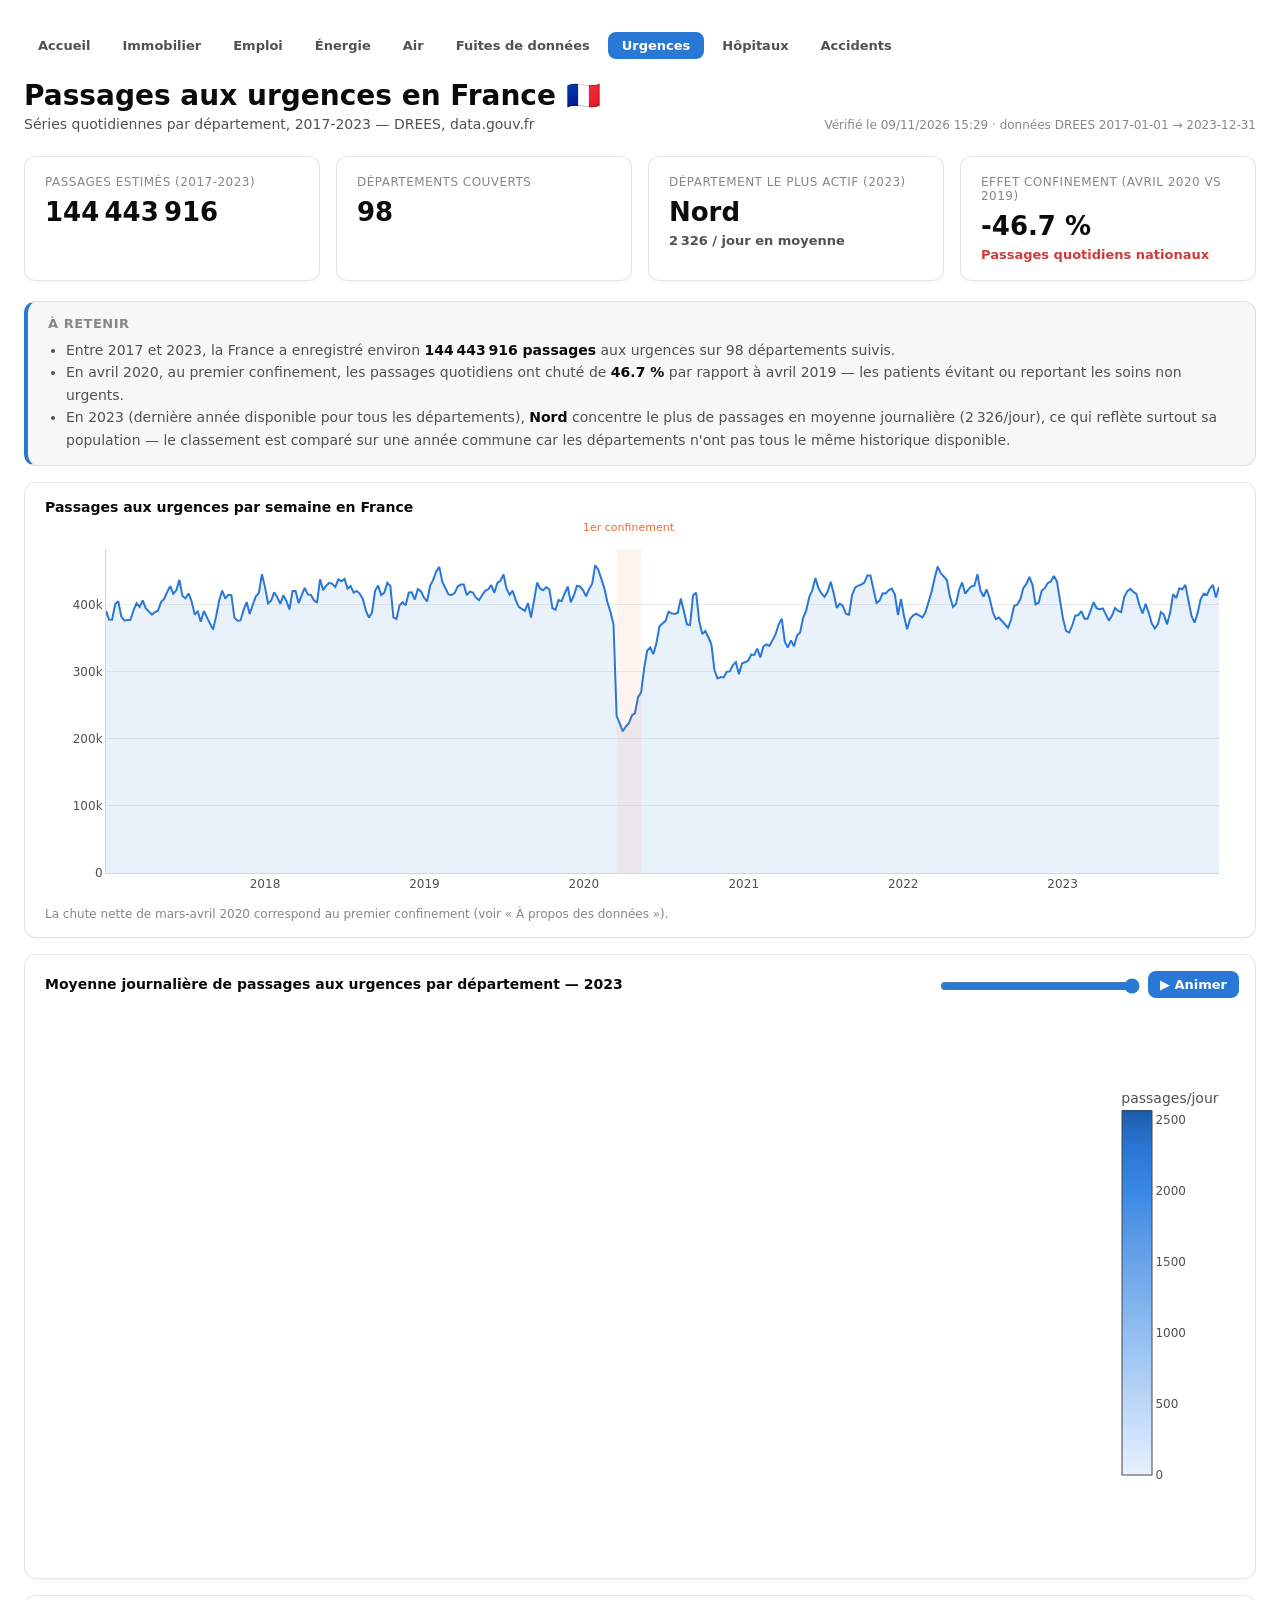
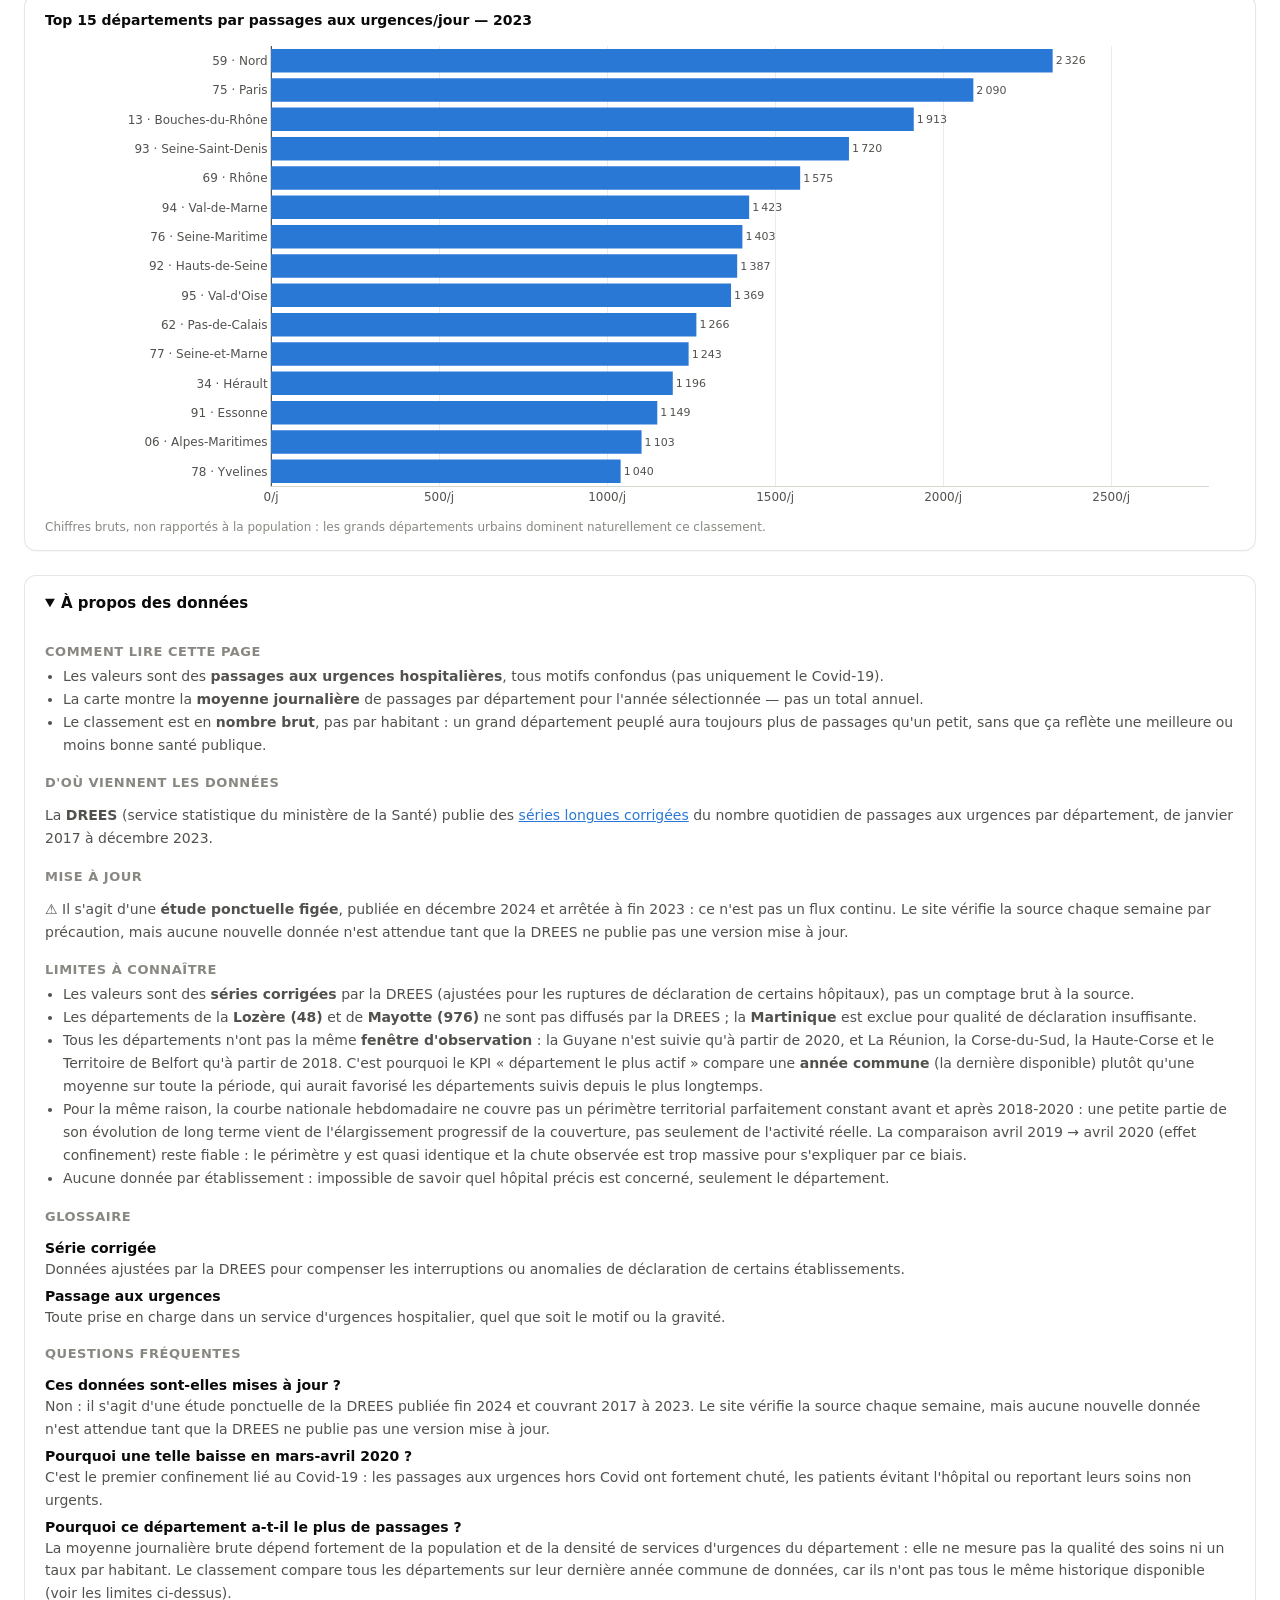
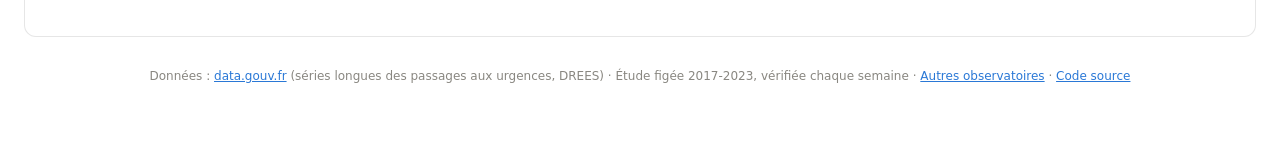
<file: website/urgences.html>
<!DOCTYPE html>
<html lang="fr">
<head>
  <meta charset="UTF-8" />
  <meta name="viewport" content="width=device-width, initial-scale=1.0" />
  <title>Passages aux urgences par département (2017-2023) | France Data Lab</title>
  <meta name="description" content="Passages quotidiens aux urgences hospitalières par département en France de 2017 à 2023 : tendance nationale, effet du confinement, carte animée par année. Données DREES." />
  <meta name="robots" content="index, follow, max-image-preview:large, max-snippet:-1" />
  <meta name="theme-color" content="#2a78d6" />
  <meta name="author" content="Tatiana Tarasenko" />
  <link rel="canonical" href="https://tatianat13.github.io/france-data-lab/urgences.html" />
  <link rel="alternate" hreflang="fr" href="https://tatianat13.github.io/france-data-lab/urgences.html" />
  <link rel="alternate" hreflang="x-default" href="https://tatianat13.github.io/france-data-lab/urgences.html" />
  <link rel="icon" href="assets/favicon.svg" type="image/svg+xml" />
  <link rel="icon" href="assets/icon-512.png" sizes="512x512" type="image/png" />
  <link rel="apple-touch-icon" href="assets/icon-512.png" />
  <meta property="og:type" content="website" />
  <meta property="og:site_name" content="France Data Lab" />
  <meta property="og:locale" content="fr_FR" />
  <meta property="og:title" content="Passages aux urgences par département (2017-2023) | France Data Lab" />
  <meta property="og:description" content="Passages quotidiens aux urgences hospitalières par département en France de 2017 à 2023 : tendance nationale, effet du confinement, carte animée par année. Données DREES." />
  <meta property="og:url" content="https://tatianat13.github.io/france-data-lab/urgences.html" />
  <meta property="og:image" content="https://tatianat13.github.io/france-data-lab/assets/og-urgences.png" />
  <meta property="og:image:width" content="1200" />
  <meta property="og:image:height" content="630" />
  <meta property="og:image:alt" content="Passages aux urgences par département (2017-2023) | France Data Lab" />
  <meta name="twitter:card" content="summary_large_image" />
  <meta name="twitter:title" content="Passages aux urgences par département (2017-2023) | France Data Lab" />
  <meta name="twitter:description" content="Passages quotidiens aux urgences hospitalières par département en France de 2017 à 2023 : tendance nationale, effet du confinement, carte animée par année. Données DREES." />
  <meta name="twitter:image" content="https://tatianat13.github.io/france-data-lab/assets/og-urgences.png" />
  <link rel="preconnect" href="https://cdn.plot.ly" crossorigin />
  <link rel="stylesheet" href="assets/style.css" />
  <script type="application/ld+json">{"@context": "https://schema.org", "@type": "WebSite", "name": "France Data Lab", "url": "https://tatianat13.github.io/france-data-lab/", "inLanguage": "fr-FR", "description": "Observatoires interactifs bâtis sur des données ouvertes françaises."}</script>
  <script type="application/ld+json">{"@context": "https://schema.org", "@type": "BreadcrumbList", "itemListElement": [{"@type": "ListItem", "position": 1, "name": "Accueil", "item": "https://tatianat13.github.io/france-data-lab/"}, {"@type": "ListItem", "position": 2, "name": "Urgences hospitalières", "item": "https://tatianat13.github.io/france-data-lab/urgences.html"}]}</script>
  <script type="application/ld+json">{"@context": "https://schema.org", "@type": "WebPage", "name": "Passages aux urgences par département (2017-2023) | France Data Lab", "url": "https://tatianat13.github.io/france-data-lab/urgences.html", "description": "Passages quotidiens aux urgences hospitalières par département en France de 2017 à 2023 : tendance nationale, effet du confinement, carte animée par année. Données DREES.", "inLanguage": "fr-FR", "isPartOf": {"@type": "WebSite", "url": "https://tatianat13.github.io/france-data-lab/", "name": "France Data Lab"}}</script>
  <script type="application/ld+json">{"@context": "https://schema.org", "@type": "Dataset", "name": "Passages aux urgences par département en France, 2017-2023 (agrégé)", "description": "Nombre quotidien de passages aux urgences hospitalières par département, série corrigée par la DREES, agrégée par semaine (national) et par année (département).", "url": "https://tatianat13.github.io/france-data-lab/urgences.html", "inLanguage": "fr-FR", "keywords": ["urgences", "hôpital", "santé", "DREES", "covid", "confinement"], "creator": {"@type": "Organization", "name": "DREES"}, "isBasedOn": "https://www.data.gouv.fr/datasets/675b7bbf79cf8f76c2b02f3f/", "temporalCoverage": "2017-01-01/2023-12-31", "spatialCoverage": {"@type": "Place", "name": "France"}, "isAccessibleForFree": true, "distribution": [{"@type": "DataDownload", "encodingFormat": "application/json", "contentUrl": "https://tatianat13.github.io/france-data-lab/data/urgences_weekly.json"}, {"@type": "DataDownload", "encodingFormat": "application/json", "contentUrl": "https://tatianat13.github.io/france-data-lab/data/urgences_dept_year.json"}]}</script>
  <script type="application/ld+json">{"@context": "https://schema.org", "@type": "FAQPage", "mainEntity": [{"@type": "Question", "name": "Ces données sont-elles mises à jour ?", "acceptedAnswer": {"@type": "Answer", "text": "Non : il s'agit d'une étude ponctuelle de la DREES publiée fin 2024 et couvrant 2017 à 2023. Le site vérifie la source chaque semaine, mais aucune nouvelle donnée n'est attendue tant que la DREES ne publie pas une version mise à jour."}}, {"@type": "Question", "name": "Pourquoi une telle baisse en mars-avril 2020 ?", "acceptedAnswer": {"@type": "Answer", "text": "C'est le premier confinement lié au Covid-19 : les passages aux urgences hors Covid ont fortement chuté, les patients évitant l'hôpital ou reportant leurs soins non urgents."}}, {"@type": "Question", "name": "Pourquoi Paris a-t-il le plus de passages ?", "acceptedAnswer": {"@type": "Answer", "text": "La moyenne journalière brute dépend fortement de la population et de la densité de services d'urgences du département : elle ne mesure pas la qualité des soins ni un taux par habitant."}}]}</script>
</head>
<body>
  <main class="app-shell">
    <nav class="site-nav" aria-label="Navigation principale">
      <a href="index.html">Accueil</a>
      <a href="immobilier.html">Immobilier</a>
      <a href="emploi.html">Emploi</a>
      <a href="energie.html">Énergie</a>
      <a href="air.html">Air</a>
      <a href="fuites.html">Fuites de données</a>
      <a href="urgences.html" class="active">Urgences</a>
      <a href="hopitaux.html">Hôpitaux</a>
      <a href="accidents.html">Accidents</a>
    </nav>
    <div class="app-header">
      <div>
        <h1 class="app-title">Passages aux urgences en France 🇫🇷</h1>
        <p class="app-subtitle">Séries quotidiennes par département, 2017-2023 — DREES, data.gouv.fr</p>
      </div>
      <div class="app-meta" id="last-updated"></div>
    </div>

    <noscript><p class="loading">Cette page affiche des graphiques interactifs et nécessite JavaScript. Les explications sur les données restent lisibles ci-dessous.</p></noscript>
    <div id="app-loading" class="loading">Chargement des données…</div>

    <div id="app-content" class="hidden">
      <div class="kpi-row" id="kpi-row"></div>

      <div class="insights" id="insights"></div>

      <div class="chart-card full-width">
        <div class="chart-title" role="heading" aria-level="2">Passages aux urgences par semaine en France</div>
        <div id="trend-graph" role="img" aria-label="Courbe hebdomadaire du nombre de passages aux urgences en France, montrant la chute lors du premier confinement en 2020"></div>
        <p class="chart-note">La chute nette de mars-avril 2020 correspond au premier confinement (voir « À propos des données »).</p>
      </div>

      <div class="chart-card full-width">
        <div class="chart-card-head">
          <div class="chart-title" role="heading" aria-level="2" id="map-title"></div>
          <div class="year-play-row">
            <input type="range" id="year-slider" class="year-slider" style="width:200px" />
            <button type="button" id="play-btn" class="play-btn">▶ Animer</button>
          </div>
        </div>
        <div id="map-graph" role="img" aria-label="Carte animée de la moyenne journalière de passages aux urgences par département, année par année de 2017 à 2023"></div>
      </div>

      <div class="chart-card full-width">
        <div class="chart-title" role="heading" aria-level="2" id="bar-title"></div>
        <div id="bar-graph" role="img" aria-label="Classement des départements par moyenne journalière de passages aux urgences"></div>
        <p class="chart-note">Chiffres bruts, non rapportés à la population : les grands départements urbains dominent naturellement ce classement.</p>
      </div>
    </div>

    <details class="doc" open>
      <summary>À propos des données</summary>
      <h3>Comment lire cette page</h3>
      <ul>
        <li>Les valeurs sont des <strong>passages aux urgences hospitalières</strong>, tous motifs confondus (pas uniquement le Covid-19).</li>
        <li>La carte montre la <strong>moyenne journalière</strong> de passages par département pour l'année sélectionnée — pas un total annuel.</li>
        <li>Le classement est en <strong>nombre brut</strong>, pas par habitant : un grand département peuplé aura toujours plus de passages qu'un petit, sans que ça reflète une meilleure ou moins bonne santé publique.</li>
      </ul>
      <h3>D'où viennent les données</h3>
      <p>La <strong>DREES</strong> (service statistique du ministère de la Santé) publie des <a href="https://www.data.gouv.fr/datasets/675b7bbf79cf8f76c2b02f3f/" target="_blank" rel="noopener">séries longues corrigées</a> du nombre quotidien de passages aux urgences par département, de janvier 2017 à décembre 2023.</p>
      <h3>Mise à jour</h3>
      <p>⚠️ Il s'agit d'une <strong>étude ponctuelle figée</strong>, publiée en décembre 2024 et arrêtée à fin 2023 : ce n'est pas un flux continu. Le site vérifie la source chaque semaine par précaution, mais aucune nouvelle donnée n'est attendue tant que la DREES ne publie pas une version mise à jour.</p>
      <h3>Limites à connaître</h3>
      <ul>
        <li>Les valeurs sont des <strong>séries corrigées</strong> par la DREES (ajustées pour les ruptures de déclaration de certains hôpitaux), pas un comptage brut à la source.</li>
        <li>Les départements de la <strong>Lozère (48)</strong> et de <strong>Mayotte (976)</strong> ne sont pas diffusés par la DREES ; la <strong>Martinique</strong> est exclue pour qualité de déclaration insuffisante.</li>
        <li>Tous les départements n'ont pas la même <strong>fenêtre d'observation</strong> : la Guyane n'est suivie qu'à partir de 2020, et La Réunion, la Corse-du-Sud, la Haute-Corse et le Territoire de Belfort qu'à partir de 2018. C'est pourquoi le KPI « département le plus actif » compare une <strong>année commune</strong> (la dernière disponible) plutôt qu'une moyenne sur toute la période, qui aurait favorisé les départements suivis depuis le plus longtemps.</li>
        <li>Pour la même raison, la courbe nationale hebdomadaire ne couvre pas un périmètre territorial parfaitement constant avant et après 2018-2020 : une petite partie de son évolution de long terme vient de l'élargissement progressif de la couverture, pas seulement de l'activité réelle. La comparaison avril 2019 → avril 2020 (effet confinement) reste fiable : le périmètre y est quasi identique et la chute observée est trop massive pour s'expliquer par ce biais.</li>
        <li>Aucune donnée par établissement : impossible de savoir quel hôpital précis est concerné, seulement le département.</li>
      </ul>
      <h3>Glossaire</h3>
      <dl>
        <dt>Série corrigée</dt><dd>Données ajustées par la DREES pour compenser les interruptions ou anomalies de déclaration de certains établissements.</dd>
        <dt>Passage aux urgences</dt><dd>Toute prise en charge dans un service d'urgences hospitalier, quel que soit le motif ou la gravité.</dd>
      </dl>
      <h3>Questions fréquentes</h3>
      <dl>
        <dt>Ces données sont-elles mises à jour ?</dt><dd>Non : il s'agit d'une étude ponctuelle de la DREES publiée fin 2024 et couvrant 2017 à 2023. Le site vérifie la source chaque semaine, mais aucune nouvelle donnée n'est attendue tant que la DREES ne publie pas une version mise à jour.</dd>
        <dt>Pourquoi une telle baisse en mars-avril 2020 ?</dt><dd>C'est le premier confinement lié au Covid-19 : les passages aux urgences hors Covid ont fortement chuté, les patients évitant l'hôpital ou reportant leurs soins non urgents.</dd>
        <dt>Pourquoi ce département a-t-il le plus de passages ?</dt><dd>La moyenne journalière brute dépend fortement de la population et de la densité de services d'urgences du département : elle ne mesure pas la qualité des soins ni un taux par habitant. Le classement compare tous les départements sur leur dernière année commune de données, car ils n'ont pas tous le même historique disponible (voir les limites ci-dessus).</dd>
      </dl>
      <div class="doc-bottom"></div>
    </details>

    <div class="app-footer">
      Données : <a href="https://www.data.gouv.fr/" target="_blank" rel="noopener">data.gouv.fr</a>
      (séries longues des passages aux urgences, DREES) · Étude figée 2017-2023, vérifiée chaque semaine ·
      <a href="index.html">Autres observatoires</a> ·
      <a href="https://github.com/TatianaT13/france-data-lab" target="_blank" rel="noopener">Code source</a>
    </div>
  </main>

  <script src="https://cdn.plot.ly/plotly-2.35.2.min.js" defer></script>
  <script src="assets/urgences.js" defer></script>
</body>
</html>
</file>
<file: website/assets/style.css>
:root {
  --page-plane: #f7f7f5;
  --surface-1: #ffffff;
  --text-primary: #0b0b0b;
  --text-secondary: #52514e;
  --text-muted: #898781;
  --gridline: #ececE7;
  --baseline: #d8d6cf;
  --border: rgba(11, 11, 11, 0.1);
  --series-blue: #2a78d6;
  --series-orange: #eb6834;
  --status-good: #0ca30c;
  --status-critical: #d03b3b;
}

* {
  box-sizing: border-box;
}

body {
  margin: 0;
  background: #ffffff;
  color: var(--text-primary);
  font-family: system-ui, -apple-system, "Segoe UI", sans-serif;
  overflow-x: hidden;
}

a {
  color: var(--series-blue);
}

.app-shell {
  max-width: 1280px;
  margin: 0 auto;
  padding: 32px 24px 64px;
}

.site-nav {
  display: flex;
  gap: 4px;
  margin-bottom: 20px;
}

.site-nav a {
  color: var(--text-secondary);
  text-decoration: none;
  font-size: 13px;
  font-weight: 600;
  padding: 6px 14px;
  border-radius: 8px;
}

.site-nav a:hover {
  background: var(--page-plane);
}

.site-nav a.active {
  background: var(--series-blue);
  color: #ffffff;
}

.app-header {
  display: flex;
  justify-content: space-between;
  align-items: flex-end;
  flex-wrap: wrap;
  gap: 16px;
  margin-bottom: 24px;
}

.app-header > div {
  min-width: 0;
}

.app-title {
  font-size: 28px;
  font-weight: 700;
  margin: 0 0 4px 0;
}

.app-subtitle {
  color: var(--text-secondary);
  margin: 0;
  font-size: 14px;
}

.app-meta {
  color: var(--text-muted);
  font-size: 12px;
  text-align: right;
}

.filters-row {
  display: flex;
  gap: 24px;
  align-items: center;
  flex-wrap: wrap;
  background: var(--page-plane);
  border: 1px solid var(--border);
  border-radius: 12px;
  padding: 14px 20px;
  margin-bottom: 20px;
}

.filter-label {
  font-size: 12px;
  color: var(--text-muted);
  margin-bottom: 6px;
  text-transform: uppercase;
  letter-spacing: 0.04em;
}

.filter-group {
  display: flex;
  flex-direction: column;
}

select#year-select,
select#pieces-select {
  background: #ffffff;
  color: var(--text-primary);
  border: 1px solid var(--border);
  border-radius: 8px;
  padding: 6px 10px;
  font-size: 14px;
  font-family: inherit;
}

.etab-search {
  width: 100%;
  max-width: 420px;
  background: #ffffff;
  color: var(--text-primary);
  border: 1px solid var(--border);
  border-radius: 8px;
  padding: 8px 12px;
  font-size: 14px;
  font-family: inherit;
  margin-bottom: 14px;
}

table.dvf-table th[data-col] {
  white-space: nowrap;
}

table.dvf-table th[data-col].sorted::after {
  content: " ▾";
  color: var(--text-muted);
}

table.dvf-table th[data-col].sorted.asc::after {
  content: " ▴";
}

.year-play-row {
  display: flex;
  gap: 8px;
  align-items: center;
}

.play-btn {
  background: var(--series-blue);
  color: #ffffff;
  border: none;
  border-radius: 8px;
  padding: 6px 12px;
  font-size: 13px;
  font-weight: 600;
  font-family: inherit;
  cursor: pointer;
}

.play-btn:hover {
  opacity: 0.9;
}

.play-btn.playing {
  background: var(--status-critical);
}

.radio-group {
  display: flex;
  gap: 16px;
}

.radio-group label {
  font-size: 14px;
  color: var(--text-secondary);
  display: flex;
  align-items: center;
  gap: 6px;
  cursor: pointer;
}

.kpi-row {
  display: grid;
  grid-template-columns: repeat(4, minmax(0, 1fr));
  gap: 16px;
  margin-bottom: 20px;
}

@media (max-width: 900px) {
  .kpi-row {
    grid-template-columns: repeat(2, minmax(0, 1fr));
  }
}

.kpi-card {
  background: var(--surface-1);
  border: 1px solid var(--border);
  border-radius: 12px;
  padding: 18px 20px;
  box-shadow: 0 1px 2px rgba(11, 11, 11, 0.04);
}

.kpi-label {
  font-size: 12px;
  color: var(--text-muted);
  text-transform: uppercase;
  letter-spacing: 0.04em;
  margin-bottom: 8px;
}

.kpi-value {
  font-size: 26px;
  font-weight: 700;
  color: var(--text-primary);
}

.kpi-delta {
  font-size: 13px;
  margin-top: 6px;
  font-weight: 600;
  color: var(--text-secondary);
}

.kpi-delta.good {
  color: var(--status-good);
}

.kpi-delta.critical {
  color: var(--status-critical);
}

.charts-grid {
  display: grid;
  grid-template-columns: minmax(0, 1.1fr) minmax(0, 1fr);
  gap: 16px;
}

@media (max-width: 900px) {
  .charts-grid {
    grid-template-columns: minmax(0, 1fr);
  }
}

.chart-card {
  background: var(--surface-1);
  border: 1px solid var(--border);
  border-radius: 12px;
  padding: 16px;
  box-shadow: 0 1px 2px rgba(11, 11, 11, 0.04);
}

.chart-card.full-width {
  margin-bottom: 16px;
}

.chart-card-head {
  display: flex;
  justify-content: space-between;
  align-items: center;
  flex-wrap: wrap;
  gap: 8px;
  margin-bottom: 4px;
}

.chart-card-head .chart-title {
  margin-bottom: 0;
}

.segmented {
  display: flex;
  background: var(--page-plane);
  border: 1px solid var(--border);
  border-radius: 8px;
  padding: 2px;
  margin-bottom: 8px;
}

.segmented-btn {
  background: transparent;
  border: none;
  color: var(--text-secondary);
  font-size: 12px;
  font-family: inherit;
  padding: 5px 10px;
  border-radius: 6px;
  cursor: pointer;
}

.segmented-btn.active {
  background: var(--series-blue);
  color: #ffffff;
}

.chart-title {
  font-size: 14px;
  font-weight: 600;
  color: var(--text-primary);
  margin: 0 0 8px 4px;
}

.table-toggle {
  margin: 24px 0 8px;
  color: var(--text-secondary);
  font-size: 13px;
  cursor: pointer;
  display: flex;
  align-items: center;
  gap: 8px;
}

table.dvf-table {
  width: 100%;
  border-collapse: collapse;
  font-size: 13px;
  background: var(--surface-1);
  border: 1px solid var(--border);
  border-radius: 12px;
  overflow: hidden;
}

table.dvf-table th,
table.dvf-table td {
  text-align: left;
  padding: 8px 12px;
  border-bottom: 1px solid var(--gridline);
  color: var(--text-secondary);
}

table.dvf-table th {
  color: var(--text-primary);
  font-weight: 600;
  cursor: pointer;
  user-select: none;
  background: var(--page-plane);
}

.app-footer {
  margin-top: 32px;
  color: var(--text-muted);
  font-size: 12px;
  text-align: center;
}

.hidden {
  display: none;
}

.loading {
  color: var(--text-muted);
  font-size: 13px;
  padding: 40px;
  text-align: center;
}

.year-slider {
  width: 100%;
  margin: 4px 0 0;
  accent-color: var(--series-blue);
}

.chart-note {
  margin: 4px 4px 0;
  font-size: 12px;
  color: var(--text-muted);
}

.insights {
  background: var(--page-plane);
  border: 1px solid var(--border);
  border-left: 4px solid var(--series-blue);
  border-radius: 12px;
  padding: 14px 20px;
  margin-bottom: 16px;
}

.insights h2 {
  font-size: 13px;
  text-transform: uppercase;
  letter-spacing: 0.04em;
  color: var(--text-muted);
  margin: 0 0 8px;
}

.insights ul {
  margin: 0;
  padding-left: 18px;
  color: var(--text-secondary);
  font-size: 14px;
  line-height: 1.6;
}

.insights strong {
  color: var(--text-primary);
}

.charts-grid + .charts-grid,
.charts-grid + .chart-card {
  margin-top: 16px;
}

.doc {
  margin-top: 24px;
  background: var(--surface-1);
  border: 1px solid var(--border);
  border-radius: 12px;
  padding: 4px 20px;
}

.doc summary {
  cursor: pointer;
  font-size: 15px;
  font-weight: 700;
  padding: 14px 0;
}

.doc h3 {
  font-size: 13px;
  text-transform: uppercase;
  letter-spacing: 0.04em;
  color: var(--text-muted);
  margin: 18px 0 6px;
}

.doc p,
.doc li {
  font-size: 14px;
  line-height: 1.65;
  color: var(--text-secondary);
}

.doc ul {
  margin: 0 0 8px;
  padding-left: 18px;
}

.doc dt {
  font-weight: 600;
  color: var(--text-primary);
  font-size: 14px;
  margin-top: 8px;
}

.doc dd {
  margin: 2px 0 0;
  font-size: 14px;
  line-height: 1.6;
  color: var(--text-secondary);
}

.doc-bottom {
  height: 12px;
}

.hub-grid {
  display: grid;
  grid-template-columns: repeat(2, minmax(0, 1fr));
  gap: 16px;
}

@media (max-width: 900px) {
  .hub-grid {
    grid-template-columns: minmax(0, 1fr);
  }
}

.hub-card {
  background: var(--surface-1);
  border: 1px solid var(--border);
  border-radius: 12px;
  padding: 20px;
  box-shadow: 0 1px 2px rgba(11, 11, 11, 0.04);
}

.hub-card h2 {
  margin: 0 0 2px;
  font-size: 20px;
}

.hub-card h2 a {
  color: var(--text-primary);
  text-decoration: none;
}

.hub-card p {
  font-size: 14px;
  line-height: 1.6;
  color: var(--text-secondary);
  margin: 8px 0;
}

.hub-sub {
  color: var(--series-blue) !important;
  font-weight: 600;
  margin-top: 0 !important;
}

.hub-meta {
  font-size: 13px !important;
  color: var(--text-muted) !important;
}

.hub-cta {
  display: inline-block;
  text-decoration: none;
  margin-top: 4px;
}

#app-loading,
.loading {
  min-height: 120px;
}
</file>
